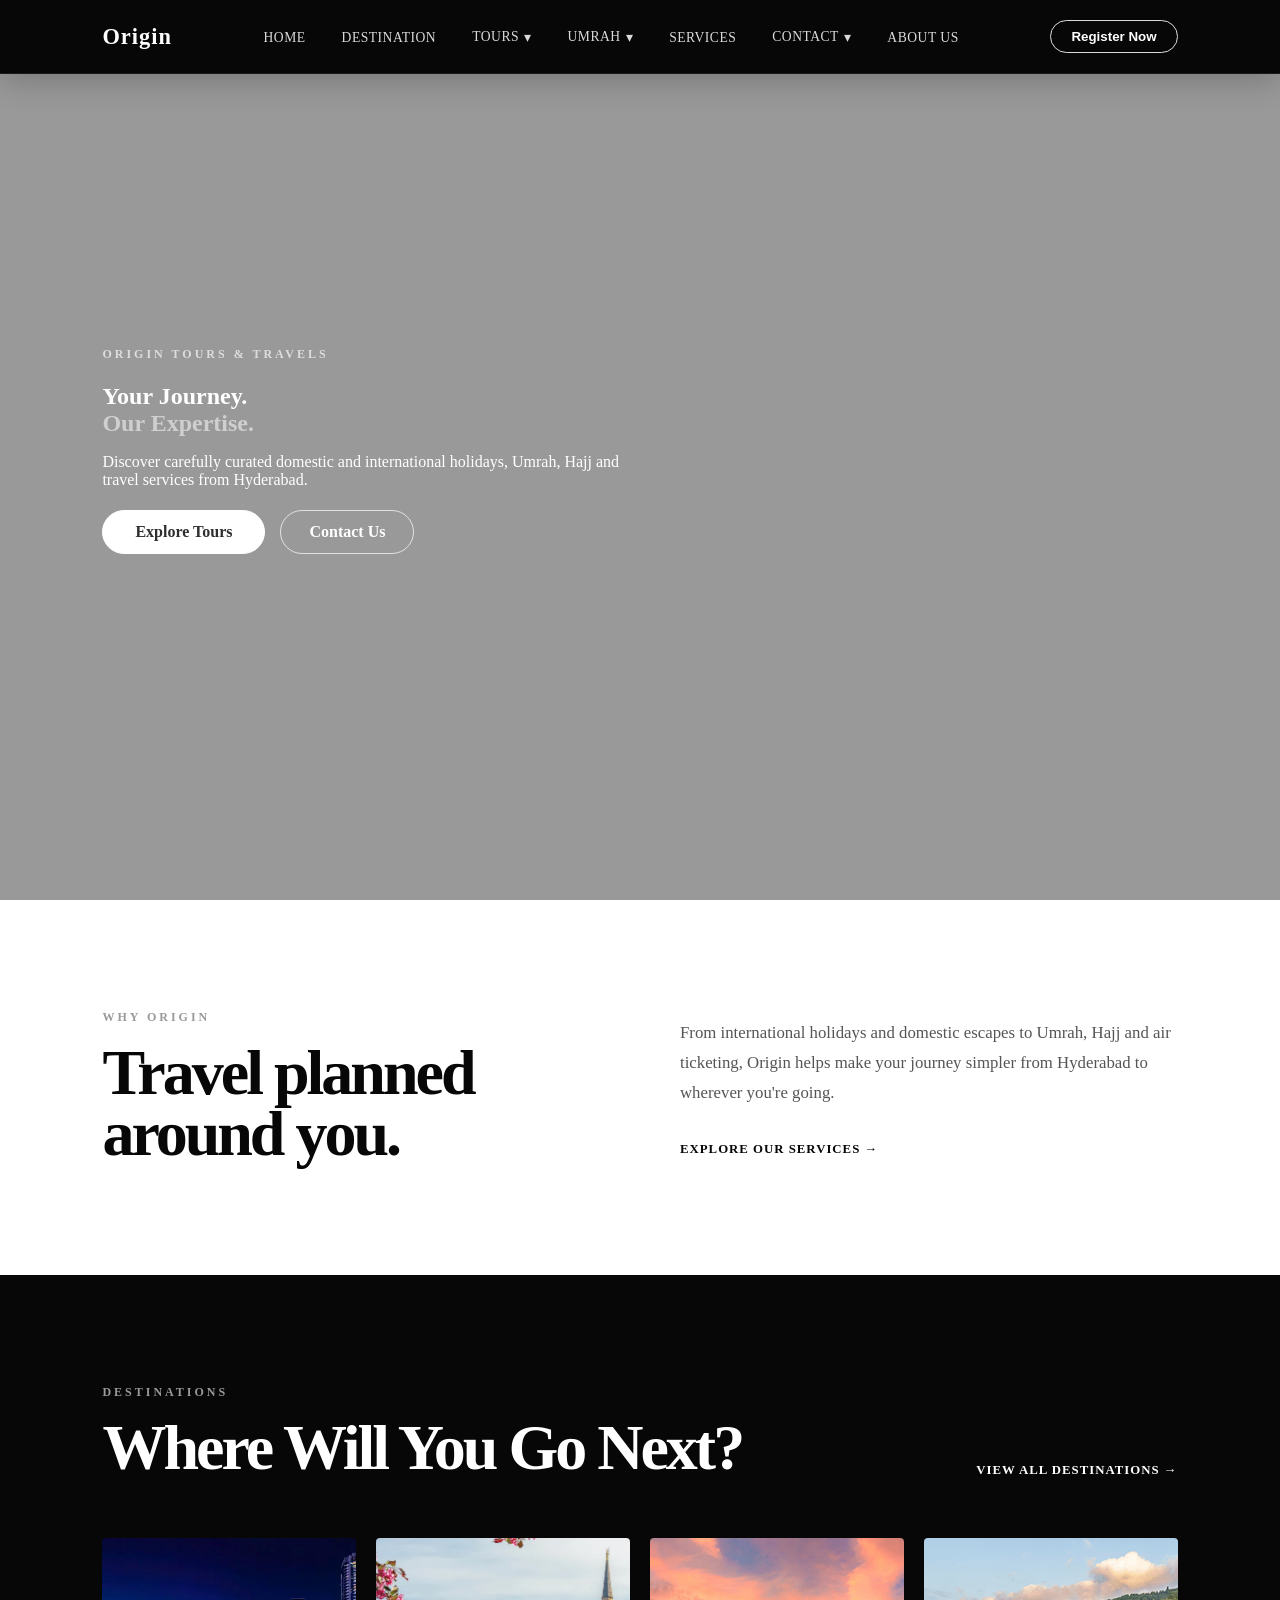
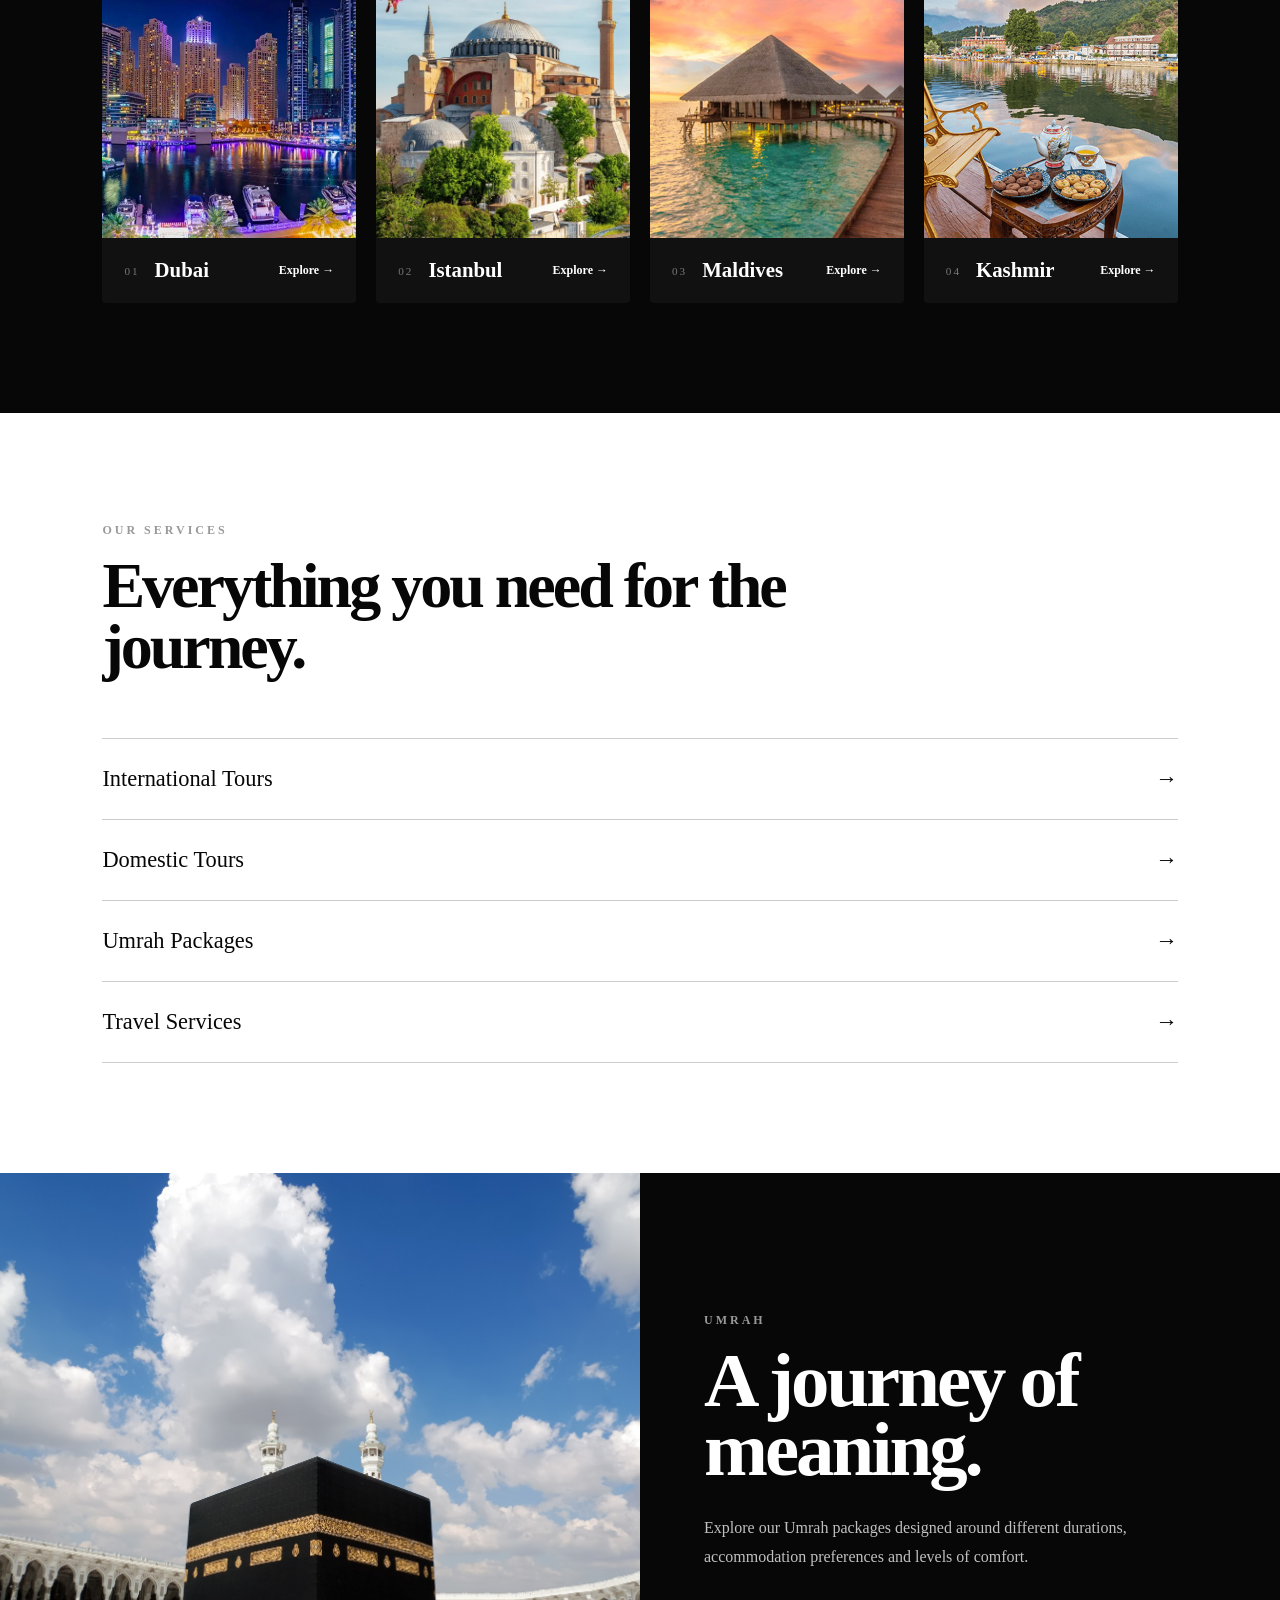
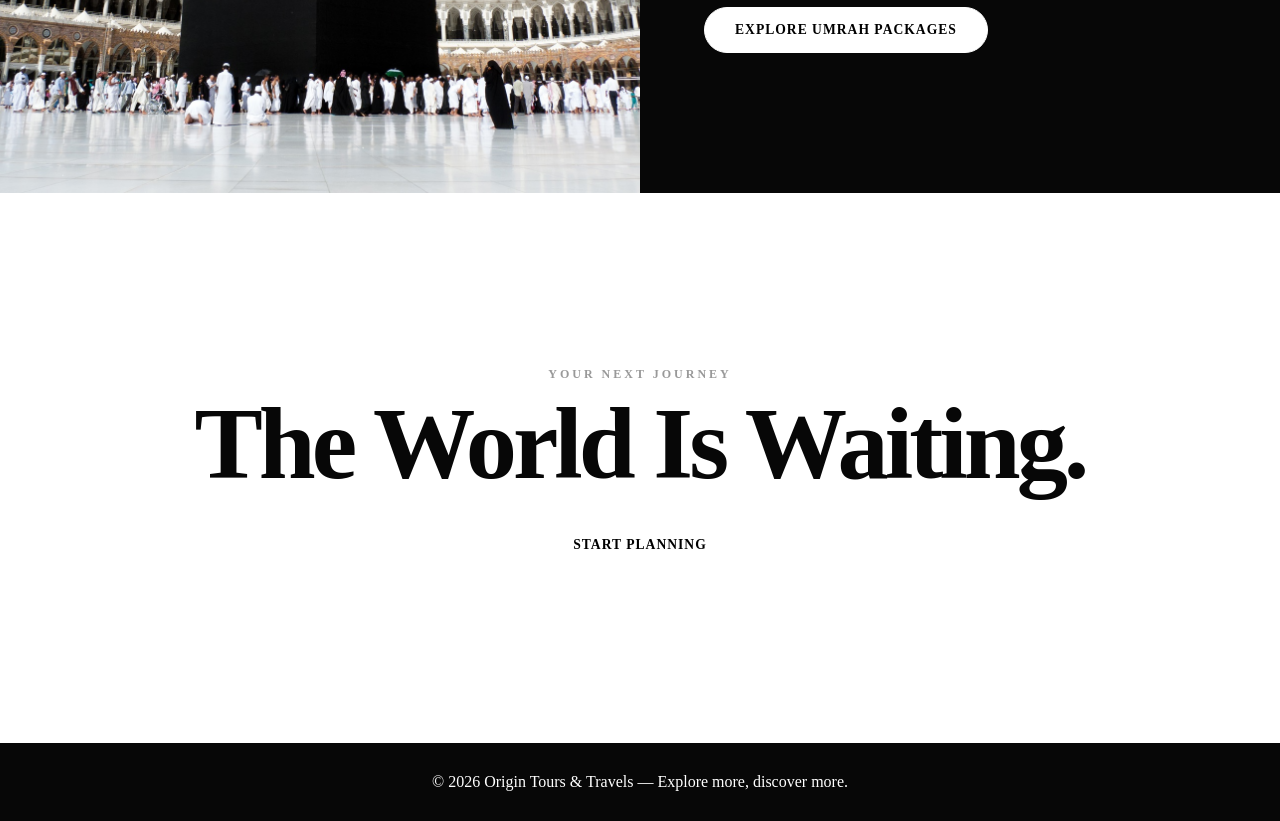
<file: Index.html>
<!DOCTYPE html>
<html lang="en">

<head>
    <meta charset="UTF-8">
    <meta name="viewport" content="width=device-width, initial-scale=1.0">

    <title>Origin Tours and Travels</title>

    <link rel="stylesheet" href="style.css">

    <style>
        @import url('https://fonts.googleapis.com/css2?family=Montserrat:ital,wght@1,200&display=swap');

        /* ========================================================
           HOMEPAGE — HERO
        ======================================================== */
  * {
    -webkit-user-drag: none;
    }
        .video-container {
            position: relative;
            width: 100%;
            height: 100vh;
            overflow: hidden;
            display: flex;
            justify-content: flex-start;
            align-items: center;
            padding-left: 8%;
        }

        .bg-video {
            position: absolute;
            top: 0;
            left: 0;
            width: 100%;
            height: 100%;
            object-fit: cover;
            z-index: 1;
        }

        .overlay {
            position: absolute;
            top: 0;
            left: 0;
            width: 100%;
            height: 100%;
            background: rgba(0, 0, 0, 0.4);
            z-index: 2;
        }

        .hero-content {
            position: relative;
            z-index: 3;
            color: #ffffff;
            text-align: left;
            max-width: 550px;
            display: flex;
            flex-direction: column;
            align-items: flex-start;
            gap: 16px;
            user-select: none;
        }

        .home-label {
            margin-bottom: 5px;
            font-size: 0.75rem;
            font-weight: 700;
            letter-spacing: 3px;
            text-transform: uppercase;
            color: #dddddd;
        }

        .hero-content h1 span {
            display: block;
            color: #cfcfcf;
        }

        .hero-actions {
            display: flex;
            align-items: center;
            gap: 15px;
            margin-top: 5px;
        }

        .hero-btn {
            display: inline-block;
            background-color: #ffffff;
            color: #060606d6;
            border: 1px solid #ffffff;
            padding: 12px 32px;
            border-radius: 30px;
            font-size: 1rem;
            font-weight: 700;
            text-decoration: none;
            cursor: pointer;
            user-select: none;
            transition:
                background-color 0.25s ease,
                color 0.25s ease,
                border-color 0.25s ease,
                transform 0.25s ease,
                box-shadow 0.25s ease;
        }

        .hero-btn:hover {
            background-color: transparent;
            color: #ffffff;
            border-color: rgba(255, 255, 255, 0.8);
            transform: translateY(-2px);
            box-shadow: 0 8px 20px rgba(0, 0, 0, 0.25);
        }

        .hero-secondary-btn {
            display: inline-block;
            padding: 12px 28px;
            border: 1px solid rgba(255, 255, 255, 0.7);
            border-radius: 30px;
            background-color: transparent;
            color: #ffffff;
            text-decoration: none;
            font-size: 1rem;
            font-weight: 600;
            transition:
                background-color 0.25s ease,
                color 0.25s ease,
                border-color 0.25s ease,
                transform 0.25s ease,
                box-shadow 0.25s ease;
        }

        .hero-secondary-btn:hover {
            background-color: #ffffff;
            color: #000000;
            border-color: #ffffff;
            transform: translateY(-2px);
            box-shadow: 0 8px 20px rgba(0, 0, 0, 0.25);
        }

        #Getstarted {
            margin-top: 0.8px;
        }


        /* ========================================================
           HOMEPAGE — INTRO
        ======================================================== */

        .home-intro {
            display: grid;
            grid-template-columns: 1fr 1fr;
            gap: 80px;
            padding: 110px 8%;
            background-color: #ffffff;
            color: #070707;
            align-items: center;
        }

        .home-intro-heading {
            max-width: 650px;
        }

        .home-intro-heading h2 {
            font-size: clamp(2.8rem, 5vw, 5rem);
            line-height: 0.95;
            letter-spacing: -3px;
        }

        .home-intro-content {
            max-width: 550px;
        }

        .home-intro-content p {
            margin-bottom: 30px;
            color: #555555;
            line-height: 1.8;
            font-size: 1.05rem;
        }

        .home-text-link {
            display: inline-block;
            color: inherit;
            text-decoration: none;
            font-size: 0.8rem;
            font-weight: 700;
            letter-spacing: 1px;
            text-transform: uppercase;
        }

        .home-text-link:hover {
            text-decoration: underline;
        }


        /* ========================================================
           HOMEPAGE — DESTINATIONS
        ======================================================== */

        .home-destinations {
            padding: 110px 8%;
            background-color: #070707;
            color: #ffffff;
        }

        .home-section-heading {
            display: flex;
            justify-content: space-between;
            align-items: flex-end;
            gap: 40px;
            margin-bottom: 60px;
        }

        .home-section-heading h2 {
            max-width: 700px;
            font-size: clamp(2.8rem, 5vw, 5rem);
            line-height: 0.95;
            letter-spacing: -3px;
        }

        .home-section-heading .home-text-link {
            color: #ffffff;
            white-space: nowrap;
        }

        .home-destination-grid {
            display: grid;
            grid-template-columns: repeat(4, 1fr);
            gap: 20px;
        }

        .home-destination-card {
            background-color: #111111;
            overflow: hidden;
            border-radius: 4px;
            transition: transform 0.3s ease;
        }

        .home-destination-card:hover {
            transform: translateY(-8px);
        }

        .home-destination-image {
            width: 100%;
            height: 300px;
            overflow: hidden;
        }

        .home-destination-image img {
            width: 100%;
            height: 100%;
            display: block;
            object-fit: cover;
            transition: transform 0.5s ease;
        }

        .home-destination-card:hover .home-destination-image img {
            transform: scale(1.06);
        }

        .home-destination-content {
            padding: 22px;
            display: grid;
            grid-template-columns: auto 1fr auto;
            align-items: center;
            gap: 15px;
        }

        .home-destination-content span {
            color: #777777;
            font-size: 0.7rem;
            letter-spacing: 2px;
        }

        .home-destination-content h3 {
            font-size: 1.3rem;
            line-height: 1;
        }

        .home-destination-content a {
            color: #ffffff;
            text-decoration: none;
            font-size: 0.75rem;
            font-weight: 700;
        }

        .home-destination-content a:hover {
            text-decoration: underline;
        }


        /* ========================================================
           HOMEPAGE — SERVICES
        ======================================================== */

        .home-services {
            padding: 110px 8%;
            background-color: #ffffff;
            color: #070707;
        }

        .home-services-heading {
            max-width: 750px;
            margin-bottom: 60px;
        }

        .home-services-heading h2 {
            font-size: clamp(2.8rem, 5vw, 5rem);
            line-height: 0.95;
            letter-spacing: -3px;
        }

        .home-services-list {
            border-top: 1px solid #cccccc;
        }

        .home-service-item {
            display: flex;
            justify-content: space-between;
            align-items: center;
            padding: 27px 0;
            border-bottom: 1px solid #cccccc;
            color: #070707;
            text-decoration: none;
            font-size: 1.4rem;
            transition: padding-left 0.2s ease;
        }

        .home-service-item:hover {
            padding-left: 10px;
        }


        /* ========================================================
           HOMEPAGE — UMRAH
        ======================================================== */

        .home-umrah {
            display: grid;
            grid-template-columns: 1fr 1fr;
            min-height: 620px;
            background-color: #070707;
            color: #ffffff;
        }

        .home-umrah-image {
            min-height: 620px;
        }

        .home-umrah-image img {
            width: 100%;
            height: 100%;
            display: block;
            object-fit: cover;
        }

        .home-umrah-content {
            padding: 90px 10%;
            display: flex;
            flex-direction: column;
            justify-content: center;
            align-items: flex-start;
        }

        .home-umrah-content h2 {
            max-width: 600px;
            margin-bottom: 30px;
            font-size: clamp(3rem, 6vw, 6rem);
            line-height: 0.9;
            letter-spacing: -3px;
        }

        .home-umrah-content p:not(.section-label) {
            max-width: 500px;
            margin-bottom: 35px;
            color: #c0c0c0;
            line-height: 1.8;
        }


        /* ========================================================
           HOMEPAGE — CTA
        ======================================================== */

        .home-cta {
            min-height: 550px;
            padding: 100px 8%;
            background-color: #ffffff;
            color: #070707;
            display: flex;
            flex-direction: column;
            align-items: center;
            justify-content: center;
            text-align: center;
        }

        .home-cta h2 {
            max-width: 900px;
            margin-bottom: 35px;
            font-size: clamp(4rem, 8vw, 8rem);
            line-height: 0.85;
            letter-spacing: -4px;
        }


        /* ========================================================
           HOMEPAGE — RESPONSIVE
        ======================================================== */

        @media (max-width: 1100px) {

            .home-destination-grid {
                grid-template-columns: repeat(2, 1fr);
            }

        }

        @media (max-width: 900px) {

            .home-intro {
                grid-template-columns: 1fr;
                gap: 40px;
            }

            .home-umrah {
                grid-template-columns: 1fr;
            }

            .home-umrah-image {
                min-height: 450px;
            }

        }

        @media (max-width: 700px) {

            .hero-actions {
                flex-wrap: wrap;
            }

            .video-container {
                padding-left: 6%;
            }

            .hero-content {
                max-width: 90%;
            }

            .hero-content h1 {
                font-size: 1.8rem;
            }

            .home-intro {
                padding: 80px 6%;
            }

            .home-destinations {
                padding: 80px 6%;
            }

            .home-section-heading {
                flex-direction: column;
                align-items: flex-start;
                margin-bottom: 45px;
            }

            .home-destination-grid {
                grid-template-columns: 1fr;
            }

            .home-destination-image {
                height: 260px;
            }

            .home-services {
                padding: 80px 6%;
            }

            .home-service-item {
                font-size: 1.1rem;
            }

            .home-umrah-image {
                min-height: 350px;
            }

            .home-umrah-content {
                padding: 70px 6%;
            }

            .home-cta {
                min-height: 400px;
                padding: 80px 6%;
            }

        }
    </style>
</head>


<script>
    document.addEventListener("dragstart", function (event) {
        event.preventDefault();
    });
</script>


<body>

    <!-- ========================================================
         VIDEO HERO
    ========================================================= -->

    <section class="video-container">

        <!-- NAVBAR -->

        <header class="navbar">

            <div class="logo">
                Origin
            </div>

            <nav class="nav-links">

                <!-- HOME -->

                <div class="nav-item">
                    <a href="index.html" class="nav-link">
                        Home
                    </a>
                </div>

                <!-- DESTINATION -->

                <div class="nav-item">
                    <a href="Destination.html" class="nav-link">
                        Destination
                    </a>
                </div>

                <!-- TOURS -->

                <div class="nav-item has-dropdown">

                    <a href="tours.html" class="nav-link">
                        Tours
                    </a>

                    <div class="dropdown">

                        <a href="Internationaltours.html">
                            International Tours
                        </a>

                        <a href="Domestictours.html">
                            Domestic Tours
                        </a>

                    </div>

                </div>

                <!-- UMRAH -->

                <div class="nav-item has-dropdown">

                    <a href="Umrah.html" class="nav-link">
                        Umrah
                    </a>

                    <div class="dropdown">

                        <a href="Umrah.html">
                            Economy Umrah
                        </a>

                        <a href="Umrah.html">
                            VIP Umrah
                        </a>

                    </div>

                </div>

                <!-- SERVICES -->

                <div class="nav-item">

                    <a href="services.html" class="nav-link">
                        Services
                    </a>

                </div>

                <!-- CONTACT -->

                <div class="nav-item has-dropdown">

                    <a href="contact.html" class="nav-link">
                        Contact
                    </a>

                    <div class="dropdown">

                        <a href="contact.html">
                            Contact Page
                        </a>

                        <a href="mailto:Originsoftware@gmail.com">
                            Email
                        </a>

                        <a
                            href="https://www.instagram.com/originsoftwares"
                            target="_blank"
                        >
                            Instagram
                        </a>

                    </div>

                </div>

                <!-- ABOUT -->

                <div class="nav-item">

                    <a href="about.html" class="nav-link">
                        About Us
                    </a>

                </div>

            </nav>

            <!-- REGISTER -->

            <button class="nav-btn">
                Register Now
            </button>

        </header>


        <!-- BACKGROUND VIDEO -->

        <video
            autoplay
            loop
            muted
            playsinline
            class="bg-video"
        >
            <source
                src="New folder/15650-265858375_medium.mp4"
                type="video/mp4"
            >
        </video>


        <!-- VIDEO OVERLAY -->

        <div class="overlay"></div>


        <!-- HERO CONTENT -->

        <div class="hero-content">

            <p class="home-label">
                ORIGIN TOURS &amp; TRAVELS
            </p>

            <h1>
                Your Journey.
                <span>Our Expertise.</span>
            </h1>

            <p>
                Discover carefully curated domestic and international
                holidays, Umrah, Hajj and travel services from Hyderabad.
            </p>

            <div class="hero-actions">

                <a
                    href="tours.html"
                    class="hero-btn"
                >
                    Explore Tours
                </a>

                <a
                    href="contact.html"
                    class="hero-secondary-btn"
                >
                    Contact Us
                </a>

            </div>

        </div>

    </section>


    <!-- ========================================================
         HOME INTRO
    ========================================================= -->

    <section class="home-intro">

        <div class="home-intro-heading">

            <p class="section-label">
                WHY ORIGIN
            </p>

            <h2>
                Travel planned
                around you.
            </h2>

        </div>

        <div class="home-intro-content">

            <p>
                From international holidays and domestic escapes to
                Umrah, Hajj and air ticketing, Origin helps make your
                journey simpler from Hyderabad to wherever you're going.
            </p>

            <a
                href="services.html"
                class="home-text-link"
            >
                Explore Our Services &rarr;
            </a>

        </div>

    </section>


    <!-- ========================================================
         DESTINATIONS
    ========================================================= -->

    <section class="home-destinations">

        <div class="home-section-heading">

            <div>

                <p class="section-label">
                    DESTINATIONS
                </p>

                <h2>
                    Where Will You
                    Go Next?
                </h2>

            </div>

            <a
                href="Destination.html"
                class="home-text-link"
            >
                View All Destinations &rarr;
            </a>

        </div>


        <div class="home-destination-grid">

            <!-- DUBAI -->

            <article class="home-destination-card">

                <div class="home-destination-image">

                    <img
                        src="New folder/Dubai.jpg"
                        alt="Dubai"
                    >

                </div>

                <div class="home-destination-content">

                    <span>
                        01
                    </span>

                    <h3>
                        Dubai
                    </h3>

                    <a href="Internationaltours.html">
                        Explore &rarr;
                    </a>

                </div>

            </article>


            <!-- ISTANBUL -->

            <article class="home-destination-card">

                <div class="home-destination-image">

                    <img
                        src="New folder/attractions-in-istanbul.png"
                        alt="Istanbul"
                    >

                </div>

                <div class="home-destination-content">

                    <span>
                        02
                    </span>

                    <h3>
                        Istanbul
                    </h3>

                    <a href="Internationaltours.html">
                        Explore &rarr;
                    </a>

                </div>

            </article>


            <!-- MALDIVES -->

            <article class="home-destination-card">

                <div class="home-destination-image">

                    <img
                        src="New folder/banner_themaldives_01.jpg"
                        alt="Maldives"
                    >

                </div>

                <div class="home-destination-content">

                    <span>
                        03
                    </span>

                    <h3>
                        Maldives
                    </h3>

                    <a href="Internationaltours.html">
                        Explore &rarr;
                    </a>

                </div>

            </article>


            <!-- KASHMIR -->

            <article class="home-destination-card">

                <div class="home-destination-image">

                    <img
                        src="New folder/kashmir.png"
                        alt="Kashmir"
                    >

                </div>

                <div class="home-destination-content">

                    <span>
                        04
                    </span>

                    <h3>
                        Kashmir
                    </h3>

                    <a href="Domestictours.html">
                        Explore &rarr;
                    </a>

                </div>

            </article>

        </div>

    </section>


    <!-- ========================================================
         SERVICES
    ========================================================= -->

    <section class="home-services">

        <div class="home-services-heading">

            <p class="section-label">
                OUR SERVICES
            </p>

            <h2>
                Everything you need
                for the journey.
            </h2>

        </div>

        <div class="home-services-list">

            <a
                href="Internationaltours.html"
                class="home-service-item"
            >
                <span>
                    International Tours
                </span>

                <span>
                    &rarr;
                </span>
            </a>

            <a
                href="Domestictours.html"
                class="home-service-item"
            >
                <span>
                    Domestic Tours
                </span>

                <span>
                    &rarr;
                </span>
            </a>

            <a
                href="Umrah.html"
                class="home-service-item"
            >
                <span>
                    Umrah Packages
                </span>

                <span>
                    &rarr;
                </span>
            </a>

            <a
                href="services.html"
                class="home-service-item"
            >
                <span>
                    Travel Services
                </span>

                <span>
                    &rarr;
                </span>
            </a>

        </div>

    </section>


    <!-- ========================================================
         UMRAH FEATURE
    ========================================================= -->

    <section class="home-umrah">

        <div class="home-umrah-image">

            <img
                src="New folder/umrah1.jpg"
                alt="Makkah"
            >

        </div>

        <div class="home-umrah-content">

            <p class="section-label">
                UMRAH
            </p>

            <h2>
                A journey
                of meaning.
            </h2>

            <p>
                Explore our Umrah packages designed around
                different durations, accommodation preferences
                and levels of comfort.
            </p>

            <a
                href="Umrah.html"
                class="home-btn"
            >
                Explore Umrah Packages
            </a>

        </div>

    </section>


    <!-- ========================================================
         FINAL CTA
    ========================================================= -->

    <section class="home-cta">

        <p class="section-label">
            YOUR NEXT JOURNEY
        </p>

        <h2>
            The World
            Is Waiting.
        </h2>

        <a
            href="contact.html"
            class="home-btn"
        >
            Start Planning
        </a>

    </section>


    <!-- ========================================================
         FOOTER
    ========================================================= -->

    <footer class="hero-footer">

        <p>
            &copy; 2026 Origin Tours &amp; Travels
            &mdash;
            Explore more, discover more.
        </p>

    </footer>

</body>

</html>
</file>
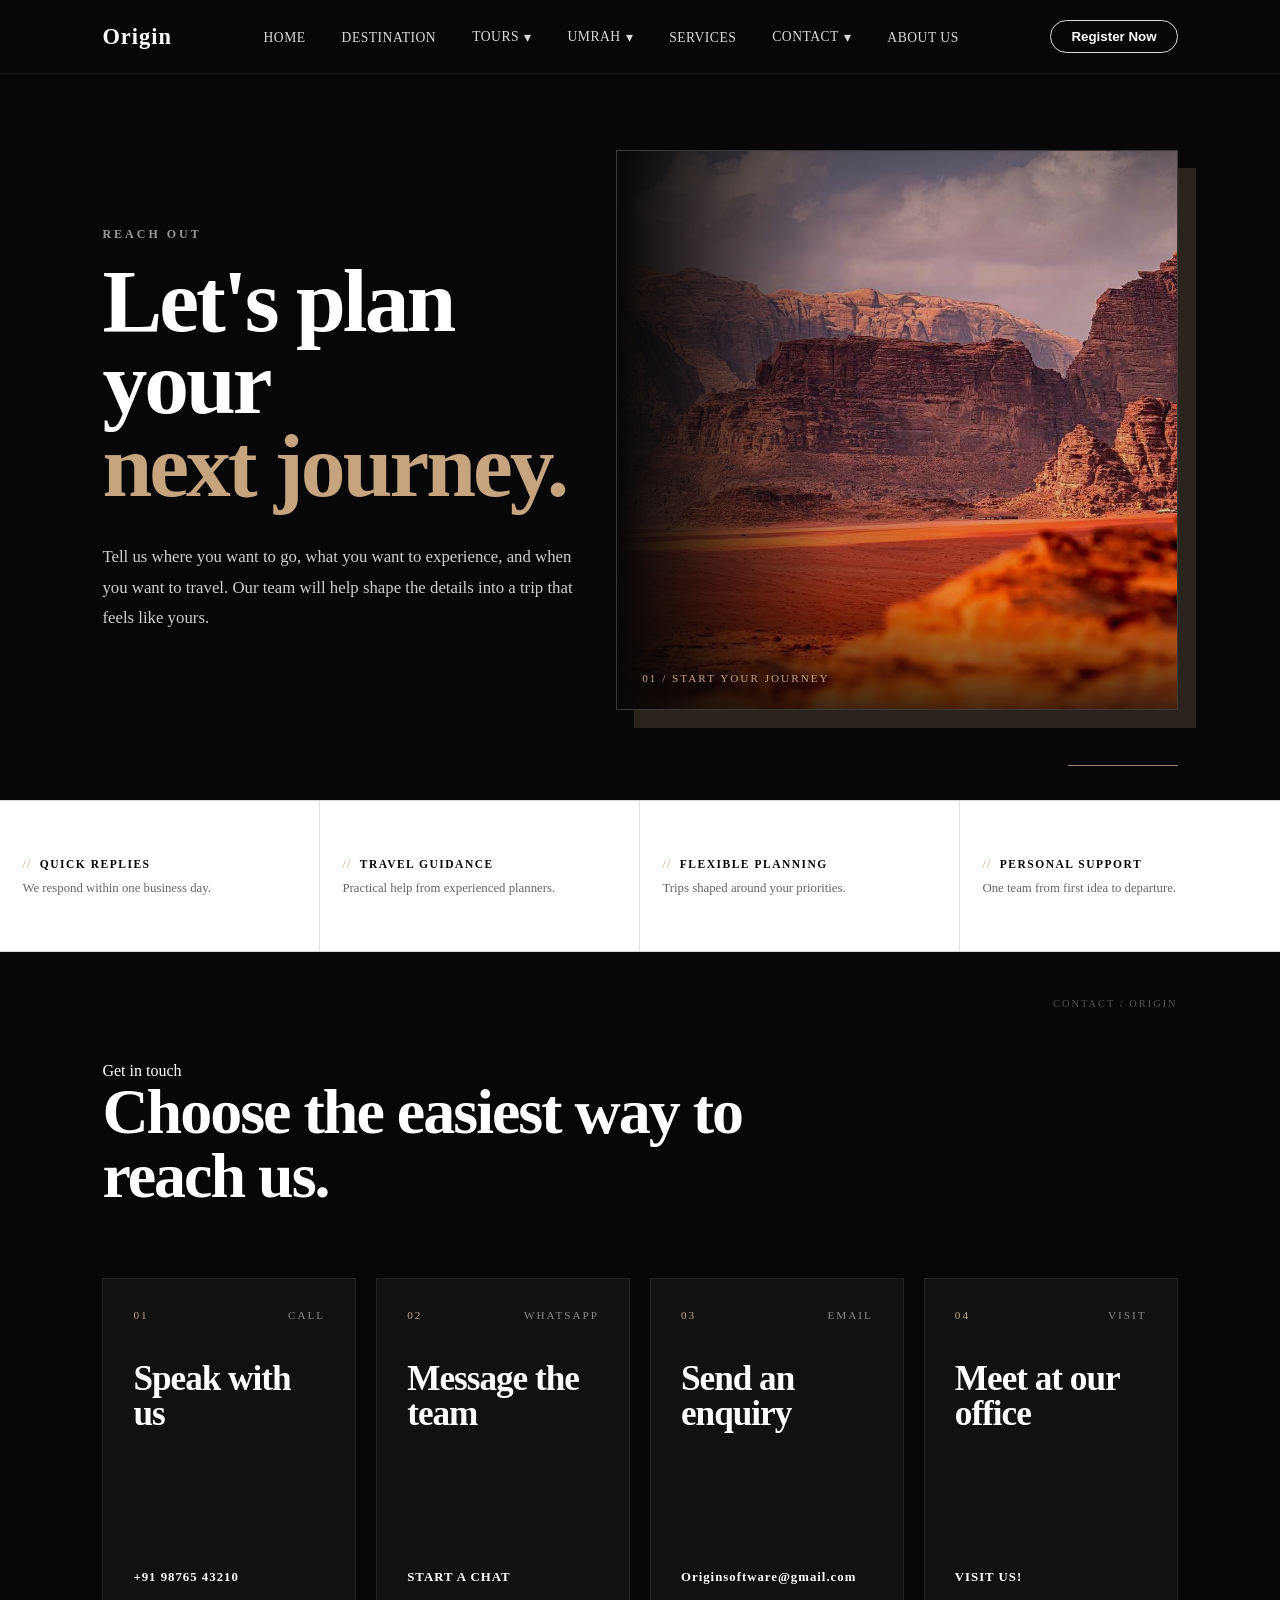
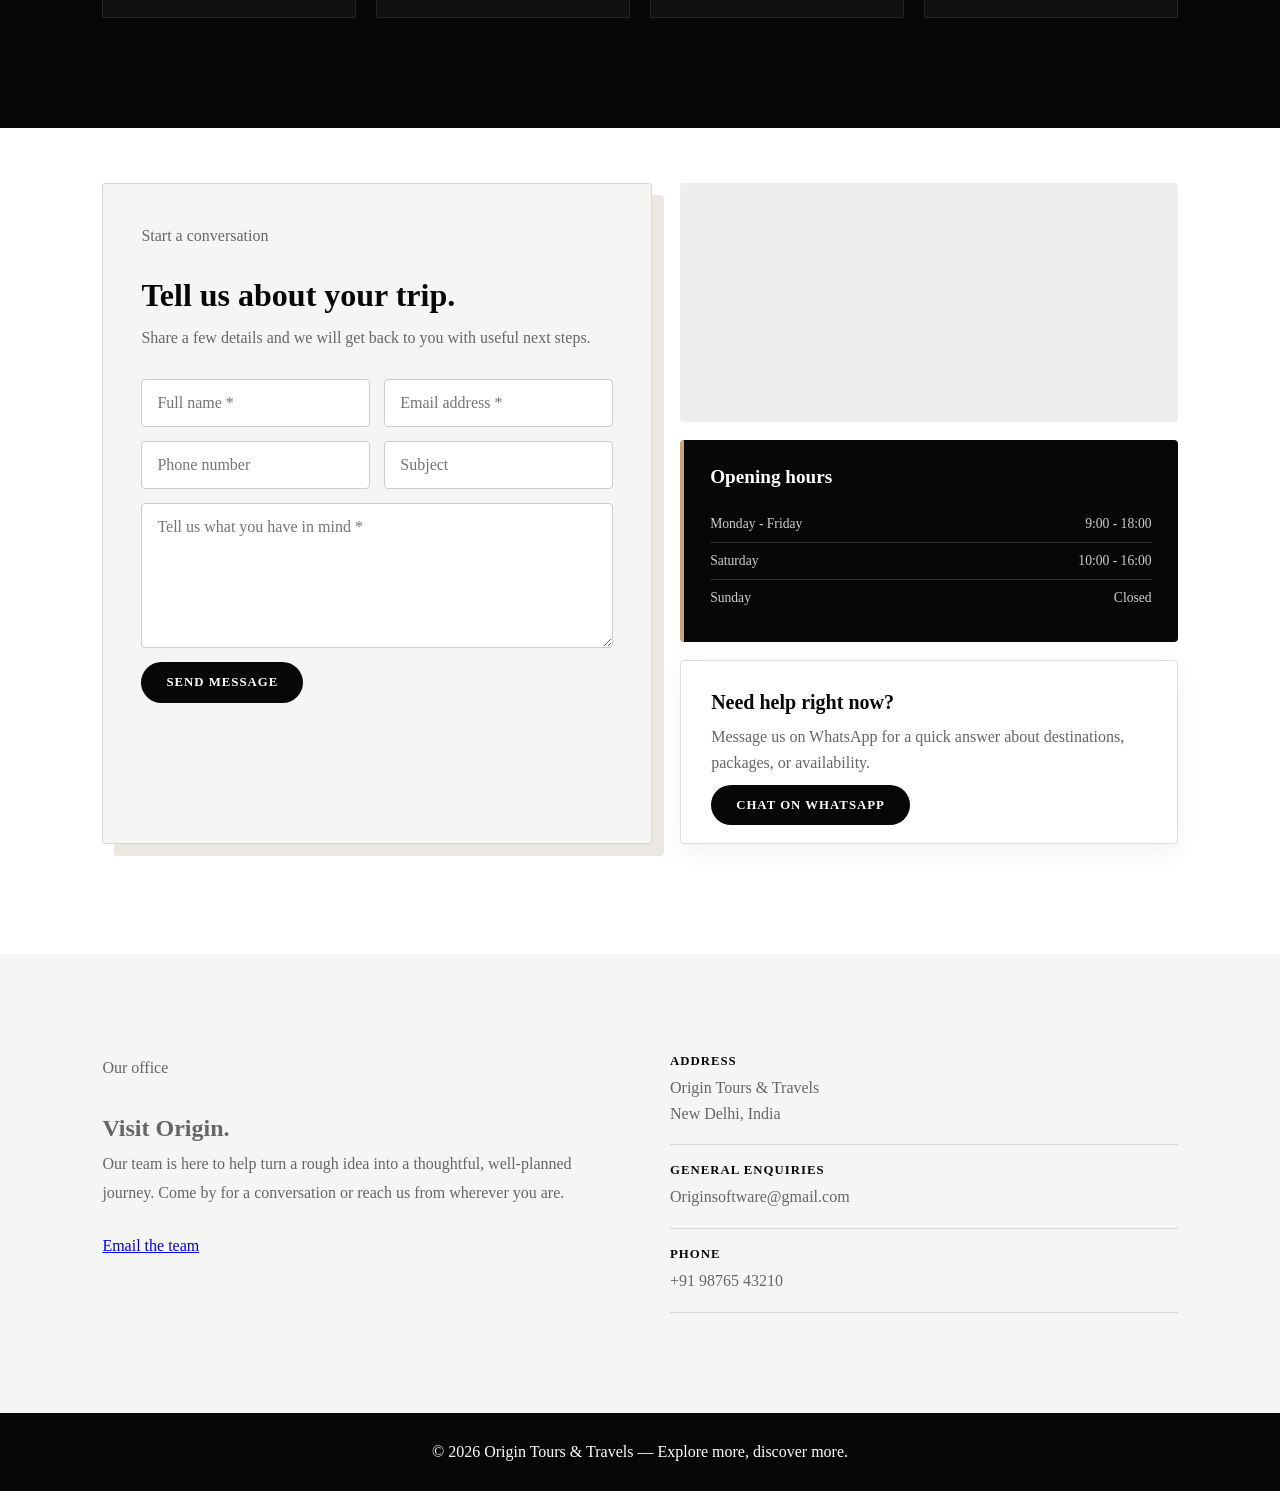
<file: contact.html>
<!DOCTYPE html>
<html lang="en" style="background:#070707;">

<head>
    <meta charset="UTF-8">
    <meta name="viewport" content="width=device-width, initial-scale=1.0">

    <title>Origin — Contact</title>

    <link rel="stylesheet" href="style.css">

    <style>
        @import url('https://fonts.googleapis.com/css2?family=Montserrat:ital,wght@1,200&display=swap');
        * {
            -webkit-user-drag: none;
        }
        :root {
            --contact-sand: #c5a47e;
            --contact-line: rgba(7, 7, 7, 0.12);
        }

        /* HERO */

        .contact-hero {
            position: relative;
            min-height: 75vh;
            padding: 150px 8% 90px;

            display: grid;
            grid-template-columns: 45% 55%;
            align-items: center;

            background: #070707;
            color: #ffffff;

            overflow: hidden;
        }

        .contact-hero::after {
            content: "";
            position: absolute;
            right: 8%;
            bottom: 34px;
            width: 110px;
            height: 1px;
            background: var(--contact-sand);
            opacity: 0.8;
        }

        .contact-hero-content {
            position: relative;
            z-index: 2;
            max-width: 800px;
        }

        .contact-hero h1 {
            max-width: 800px;
            font-size: clamp(3.2rem, 7vw, 6.5rem);
            line-height: 0.92;
            font-weight: 700;
            letter-spacing: -3px;
        }

        .contact-hero h1 span {
            display: block;
            color: var(--contact-sand);
        }

        .contact-hero-copy {
            max-width: 620px;
            margin-top: 35px;
            color: #cfcfcf;
            font-size: 1.05rem;
            line-height: 1.8;
        }

        /* HERO IMAGE */

        .contact-hero-visual {
            position: relative;
            height: 560px;
            margin-left: 30px;
            overflow: hidden;
            align-self: center;

            border: 1px solid rgba(255, 255, 255, 0.2);

            box-shadow:
                18px 18px 0 rgba(197, 164, 126, 0.18);
        }

        .contact-hero-visual img {
            width: 100%;
            height: 100%;
            display: block;
            object-fit: cover;
            object-position: center;
            opacity: 0.9;
        }

        .contact-hero-visual::after {
            content: "";
            position: absolute;
            inset: 0;

            background: linear-gradient(
                to right,
                #070707 0%,
                rgba(7, 7, 7, 0.75) 12%,
                rgba(7, 7, 7, 0.15) 38%,
                transparent 60%
            );
        }

        .contact-hero-visual::before {
            content: "";
            position: absolute;
            inset: 0;
            z-index: 1;

            background: linear-gradient(
                to bottom,
                rgba(7, 7, 7, 0.35),
                transparent 20%,
                transparent 80%,
                rgba(7, 7, 7, 0.7)
            );
        }

        .contact-image-caption {
            position: absolute;
            z-index: 2;
            right: 25px;
            bottom: 25px;
            left: 25px;

            display: flex;
            justify-content: space-between;
            align-items: center;

            color: var(--contact-sand);

            font-size: 0.7rem;
            letter-spacing: 2px;
            text-transform: uppercase;
        }

        /* BENEFITS */

        .contact-benefits {
            position: relative;
            display: grid;
            grid-template-columns: repeat(4, minmax(0, 1fr));

            background: #f5f5f3;
            color: #070707;

            border-top: 1px solid var(--contact-line);
            border-bottom: 1px solid var(--contact-line);
        }

        .contact-benefit {
            position: relative;
            min-height: 150px;
            padding: 30px 7% 26px;

            display: flex;
            flex-direction: column;
            justify-content: center;

            background: #ffffff;
            border-right: 1px solid var(--contact-line);

            transition:
                background-color 0.25s ease,
                transform 0.25s ease;
        }

        .contact-benefit:hover {
            background: #faf8f4;
            transform: translateY(-4px);
        }

        .contact-benefit:last-child {
            border-right: none;
        }

        .contact-benefit strong {
            display: block;
            margin-bottom: 8px;

            color: #070707;

            font-size: 0.72rem;
            font-weight: 700;
            letter-spacing: 1.5px;
            text-transform: uppercase;
        }

        .contact-benefit strong::before {
            content: "//";
            margin-right: 8px;
            color: var(--contact-sand);
            font-weight: 400;
        }

        .contact-benefit span {
            color: #666666;
            font-size: 0.8rem;
            line-height: 1.6;
        }

        /* METHODS */

        .contact-methods {
            position: relative;
            padding: 110px 8%;

            background: #070707;
            color: #ffffff;

            overflow: hidden;
        }

        .contact-methods::before {
            content: "CONTACT / ORIGIN";

            position: absolute;
            top: 46px;
            right: 8%;

            color: #555555;

            font-size: 0.65rem;
            letter-spacing: 2px;
        }

        .contact-methods-heading {
            max-width: 700px;
            margin-bottom: 70px;
        }

        .contact-methods-heading h2 {
            font-size: clamp(2.5rem, 5vw, 4.5rem);
            line-height: 1;
            letter-spacing: -2px;
        }

        .contact-methods-grid {
            display: grid;
            grid-template-columns: repeat(4, 1fr);
            gap: 20px;
        }

        .contact-method {
            min-height: 340px;
            padding: 30px;

            background-color: #111111;
            border: 1px solid #242424;

            display: flex;
            flex-direction: column;
            justify-content: space-between;

            transition:
                transform 0.3s ease,
                background-color 0.3s ease,
                border-color 0.3s ease;

            box-shadow:
                inset 0 3px 0 transparent;
        }

        .contact-method-top {
            display: flex;
            justify-content: space-between;
            align-items: center;
            margin-bottom: 40px;
        }

        .contact-method-number,
        .contact-method-type {
            font-size: 0.7rem;
            letter-spacing: 2px;
            color: #888888;
        }

        .contact-method-number {
            color: var(--contact-sand);
        }

        .contact-method-content {
            flex: 1;
            display: flex;
            flex-direction: column;
        }

        .contact-method-content a {
            margin-top: auto;
        }

        #email-method a {
            display: inline-block;
            color: #ffffff;
            text-decoration: none;
            font-size: 0.8rem;
            font-weight: 700;
            letter-spacing: 1px;
            text-transform: none;
        }

        #email-method a:hover {
            text-decoration: underline;
        }

        .contact-method:hover {
            transform: translateY(-8px);
            background-color: #181818;
            border-color: #444444;

            box-shadow:
                inset 0 3px 0 var(--contact-sand);
        }

        .contact-method h3 {
            margin-bottom: 18px;
            font-size: 2.2rem;
            line-height: 1;
            letter-spacing: -1px;
        }

        .contact-method a,
        .contact-method p {
            color: #cfcfcf;
            font-size: 0.88rem;
            line-height: 1.6;
            text-decoration: none;
        }

        .contact-method a {
            display: inline-block;
            color: #ffffff;
            font-size: 0.8rem;
            font-weight: 700;
            letter-spacing: 1px;
            text-transform: uppercase;
        }

        .contact-method a:hover {
            text-decoration: underline;
        }

        /* WORKSPACE */

        .contact-workspace {
            display: grid;
            grid-template-columns: 1.05fr 0.95fr;
            gap: 28px;

            padding: 55px 8% 110px;
            background: #ffffff;
        }

        .contact-form-panel {
            padding: 38px;
            background: #f5f5f3;

            border-radius: 4px;
            border: 1px solid var(--contact-line);

            box-shadow:
                12px 12px 0 #ebe8e1;
        }

        .contact-form-panel h2 {
            margin-bottom: 10px;
            font-size: 2rem;
        }

        .contact-form-panel > p {
            margin-bottom: 28px;
            color: #666666;
            line-height: 1.7;
        }

        .contact-form {
            display: grid;
            grid-template-columns: 1fr 1fr;
            gap: 14px;
        }

        .contact-form textarea,
        .contact-form input {
            width: 100%;
            padding: 14px 15px;

            border: 1px solid #cccccc;
            border-radius: 4px;

            background: #ffffff;
            color: #111111;

            font: inherit;

            transition:
                border-color 0.2s ease,
                box-shadow 0.2s ease;
        }

        .contact-form textarea:focus,
        .contact-form input:focus {
            outline: none;
            border-color: var(--contact-sand);

            box-shadow:
                0 0 0 3px rgba(197, 164, 126, 0.18);
        }

        .contact-form textarea {
            min-height: 145px;
            grid-column: 1 / -1;
            resize: vertical;
        }

        .contact-form button,
        .contact-help a {
            width: fit-content;
            padding: 13px 25px;

            border: 0;
            border-radius: 30px;

            background: #070707;
            color: #ffffff;

            font: inherit;
            font-size: 0.8rem;
            font-weight: 700;
            letter-spacing: 1px;
            text-transform: uppercase;

            cursor: pointer;
            text-decoration: none;

            transition:
                background-color 0.2s ease,
                color 0.2s ease,
                transform 0.2s ease;
        }

        .contact-form button:hover,
        .contact-help a:hover {
            transform: translateY(-2px);
            background: var(--contact-sand);
            color: #070707;
        }

        .contact-side {
            display: grid;
            gap: 18px;
        }

        .contact-map {
            min-height: 235px;
            overflow: hidden;
            border-radius: 4px;
            background: #eeeeee;
        }

        .contact-map iframe {
            width: 100%;
            height: 100%;
            min-height: 235px;
            border: 0;
        }

        .contact-hours {
            padding: 26px;

            background: #070707;
            color: #ffffff;

            border-radius: 4px;
            border-left: 4px solid var(--contact-sand);
        }

        .contact-hours h3 {
            margin-bottom: 18px;
            font-size: 1.2rem;
        }

        .contact-hours p {
            display: flex;
            justify-content: space-between;
            gap: 20px;

            padding: 10px 0;

            border-bottom: 1px solid rgba(255, 255, 255, 0.15);

            color: #cfcfcf;
            font-size: 0.85rem;
        }

        .contact-hours p:last-child {
            border-bottom: 0;
        }

        .contact-help {
            padding: 30px;

            background: #ffffff;
            color: #070707;

            border: 1px solid #dddddd;
            border-radius: 4px;

            box-shadow:
                0 8px 24px rgba(7, 7, 7, 0.05);
        }

        .contact-help h3 {
            margin-bottom: 10px;
            font-size: 1.25rem;
        }

        .contact-help p {
            margin-bottom: 20px;
            color: #666666;
            line-height: 1.6;
        }

        /* OFFICE */

        .contact-office {
            display: grid;
            grid-template-columns: 1fr 1fr;
            gap: 60px;

            padding: 100px 8%;
            background: #f5f5f3;
        }

        .contact-office-copy {
            max-width: 560px;
            color: #666666;
            line-height: 1.8;
        }

        .contact-office-copy p {
            margin-bottom: 24px;
        }

        .contact-office-list {
            display: grid;
            gap: 18px;
        }

        .contact-office-item {
            padding-bottom: 18px;
            border-bottom: 1px solid #d8d8d8;
        }

        .contact-office-item strong {
            display: block;
            margin-bottom: 6px;

            color: #070707;

            font-size: 0.8rem;
            letter-spacing: 1px;
            text-transform: uppercase;
        }

        .contact-office-item span {
            color: #666666;
            line-height: 1.6;
        }

        /* RESPONSIVE */

        @media (max-width: 900px) {

            .contact-hero,
            .contact-workspace,
            .contact-office {
                grid-template-columns: 1fr;
            }

            .contact-hero-copy {
                margin-top: 35px;
            }

            .contact-hero-content {
                margin-bottom: 50px;
            }

            .contact-hero-visual {
                height: 450px;
                margin-left: 0;
            }

            .contact-methods-grid {
                grid-template-columns: repeat(2, 1fr);
            }

            .contact-benefits {
                grid-template-columns: repeat(2, minmax(0, 1fr));
            }

            .contact-benefit:nth-child(2n) {
                border-right: none;
            }
        }

        @media (max-width: 600px) {

            .contact-hero,
            .contact-methods,
            .contact-workspace,
            .contact-office {
                padding-left: 6%;
                padding-right: 6%;
            }

            .contact-hero {
                padding-top: 130px;
            }

            .contact-methods-grid,
            .contact-benefits,
            .contact-form {
                grid-template-columns: 1fr;
            }

            .contact-benefit,
            .contact-benefit:nth-child(2n) {
                border-right: none;
                border-bottom: 1px solid rgba(7, 7, 7, 0.08);
            }

            .contact-benefit:last-child {
                border-bottom: none;
            }

            .contact-form-panel {
                padding: 25px;
            }
        }
    </style>
    <script>
        document.addEventListener("dragstart", function (event) {
    const selection = window.getSelection();

    if (selection && !selection.isCollapsed) {
        event.preventDefault();
    }
}, true);
    </script>
</head>

<body style="background:#070707;">

    <header class="navbar">

        <div class="logo">
            Origin
        </div>

        <nav class="nav-links">

            <div class="nav-item">
                <a href="index.html" class="nav-link">Home</a>
            </div>

            <div class="nav-item">
                <a href="Destination.html" class="nav-link">Destination</a>
            </div>

            <div class="nav-item has-dropdown">

                <a href="tours.html" class="nav-link">
                    Tours
                </a>

                <div class="dropdown">

                    <a href="Internationaltours.html">
                        International Tours
                    </a>

                    <a href="Domestictours.html">
                        Domestic Tours
                    </a>

                </div>

            </div>

            <div class="nav-item has-dropdown">

                <a href="Umrah.html" class="nav-link">
                    Umrah
                </a>

                <div class="dropdown">

                    <a href="Umrah.html">
                        Economy Umrah
                    </a>

                    <a href="Umrah.html">
                        VIP Umrah
                    </a>

                </div>

            </div>

            <div class="nav-item">

                <a href="services.html" class="nav-link">
                    Services
                </a>

            </div>

            <div class="nav-item has-dropdown">

                <a href="contact.html" class="nav-link">
                    Contact
                </a>

                <div class="dropdown">

                    <a href="contact.html">
                        Contact Page
                    </a>

                    <a href="mailto:Originsoftware@gmail.com">
                        Email
                    </a>

                    <a
                        href="https://www.instagram.com/originsoftwares"
                        target="_blank"
                    >
                        Instagram
                    </a>

                </div>

            </div>

            <div class="nav-item">

                <a href="about.html" class="nav-link">
                    About Us
                </a>

            </div>

        </nav>

        <button class="nav-btn">
            Register Now
        </button>

    </header>

    <main>

        <section class="contact-hero">

            <div class="contact-hero-content">

                <p class="section-label">
                    REACH OUT
                </p>

                <h1>
                    Let's plan your
                    <span>next journey.</span>
                </h1>

                <p class="contact-hero-copy">
                    Tell us where you want to go, what you want to experience,
                    and when you want to travel. Our team will help shape the
                    details into a trip that feels like yours.
                </p>

            </div>

            <div class="contact-hero-visual">

                <img
                    src="New folder/Desert2.avif"
                    alt="Desert travel landscape"
                >

                <div class="contact-image-caption">
                    01 / START YOUR JOURNEY
                </div>

            </div>

        </section>

        <section
            class="contact-benefits"
            aria-label="Contact benefits"
        >

            <div class="contact-benefit">
                <strong>Quick replies</strong>
                <span>We respond within one business day.</span>
            </div>

            <div class="contact-benefit">
                <strong>Travel guidance</strong>
                <span>Practical help from experienced planners.</span>
            </div>

            <div class="contact-benefit">
                <strong>Flexible planning</strong>
                <span>Trips shaped around your priorities.</span>
            </div>

            <div class="contact-benefit">
                <strong>Personal support</strong>
                <span>One team from first idea to departure.</span>
            </div>

        </section>

        <section class="contact-methods">

            <div class="contact-methods-heading">

                <p class="contact-section-label">
                    Get in touch
                </p>

                <h2>
                    Choose the easiest way to reach us.
                </h2>

            </div>

            <div class="contact-methods-grid">

                <article class="contact-method">

                    <div class="contact-method-top">

                        <span class="contact-method-number">
                            01
                        </span>

                        <span class="contact-method-type">
                            CALL
                        </span>

                    </div>

                    <div class="contact-method-content">

                        <h3>
                            Speak with us
                        </h3>

                        <a href="tel:+919876543210">
                            +91 98765 43210
                        </a>

                    </div>

                </article>

                <article class="contact-method">

                    <div class="contact-method-top">

                        <span class="contact-method-number">
                            02
                        </span>

                        <span class="contact-method-type">
                            WHATSAPP
                        </span>

                    </div>

                    <div class="contact-method-content">

                        <h3>
                            Message the team
                        </h3>

                        <a href="https://wa.me/919876543210">
                            Start a chat
                        </a>

                    </div>

                </article>

                <article
                    class="contact-method"
                    id="email-method"
                >

                    <div class="contact-method-top">

                        <span class="contact-method-number">
                            03
                        </span>

                        <span class="contact-method-type">
                            EMAIL
                        </span>

                    </div>

                    <div class="contact-method-content">

                        <h3>
                            Send an enquiry
                        </h3>

                        <a href="mailto:Originsoftware@gmail.com">
                            Originsoftware@gmail.com
                        </a>

                    </div>

                </article>

                <article class="contact-method">

                    <div class="contact-method-top">

                        <span class="contact-method-number">
                            04
                        </span>

                        <span class="contact-method-type">
                            VISIT
                        </span>

                    </div>

                    <div class="contact-method-content">

                        <h3>
                            Meet at our office
                        </h3>

                        <a href="https://maps.app.goo.gl/6pNUpUWs5evcBnrm7">
                            VISIT US!
                        </a>

                    </div>

                </article>

            </div>

        </section>

        <section class="contact-workspace">

            <div class="contact-form-panel">

                <p class="contact-section-label">
                    Start a conversation
                </p>

                <h2>
                    Tell us about your trip.
                </h2>

                <p>
                    Share a few details and we will get back to you with useful
                    next steps.
                </p>

                <form
                    id="contact-form"
                    class="contact-form"
                >

                    <input
                        type="text"
                        id="name"
                        placeholder="Full name *"
                        required
                    >

                    <input
                        type="email"
                        id="email"
                        placeholder="Email address *"
                        required
                    >

                    <input
                        type="tel"
                        id="phone"
                        placeholder="Phone number"
                    >

                    <input
                        type="text"
                        id="subject"
                        placeholder="Subject"
                    >

                    <textarea
                        id="message"
                        placeholder="Tell us what you have in mind *"
                        required
                    ></textarea>

                    <button type="submit">
                        Send message
                    </button>

                </form>

            </div>

            <div class="contact-side">

                <div class="contact-map">

                    <iframe
                        src="https://www.google.com/maps/embed?pb=!1m14!1m8!1m3!1d951.8175685762417!2d78.4466372!3d17.3988124!3m2!1i1024!2i768!4f13.1!3m3!1m2!1s0x3bcb977d15dafc6b%3A0x94ba7b774d9ffdb9!2sOrigin%20Tours%20and%20Travels%20-%20Umrah%20Packages!5e0!3m2!1sen!2sin!4v1789130022790!5m2!1sen!2sin&amp;maptype=satellite"
                        width="600"
                        height="450"
                        style="border: 0;"
                        allowfullscreen=""
                        loading="lazy"
                        referrerpolicy="strict-origin-when-cross-origin"
                        title="Map showing Origin office area"
                    ></iframe>

                </div>

                <div class="contact-hours">

                    <h3>
                        Opening hours
                    </h3>

                    <p>
                        <span>Monday - Friday</span>
                        <span>9:00 - 18:00</span>
                    </p>

                    <p>
                        <span>Saturday</span>
                        <span>10:00 - 16:00</span>
                    </p>

                    <p>
                        <span>Sunday</span>
                        <span>Closed</span>
                    </p>

                </div>

                <div class="contact-help">

                    <h3>
                        Need help right now?
                    </h3>

                    <p>
                        Message us on WhatsApp for a quick answer about
                        destinations, packages, or availability.
                    </p>

                    <a href="https://wa.me/919876543210">
                        Chat on WhatsApp
                    </a>

                </div>

            </div>

        </section>

        <section class="contact-office">

            <div class="contact-office-copy">

                <p class="contact-section-label">
                    Our office
                </p>

                <h2>
                    Visit Origin.
                </h2>

                <p>
                    Our team is here to help turn a rough idea into a
                    thoughtful, well-planned journey. Come by for a conversation
                    or reach us from wherever you are.
                </p>

                <a
                    href="mailto:Originsoftware@gmail.com"
                    class="destination-btn"
                >
                    Email the team
                </a>

            </div>

            <div class="contact-office-list">

                <div class="contact-office-item">

                    <strong>
                        Address
                    </strong>

                    <span>
                        Origin Tours &amp; Travels<br>
                        New Delhi, India
                    </span>

                </div>

                <div class="contact-office-item">

                    <strong>
                        General enquiries
                    </strong>

                    <span>
                        Originsoftware@gmail.com
                    </span>

                </div>

                <div class="contact-office-item">

                    <strong>
                        Phone
                    </strong>

                    <span>
                        +91 98765 43210
                    </span>

                </div>

            </div>

        </section>

    </main>

    <footer class="hero-footer">

        <p>
            &copy; 2026 Origin Tours &amp; Travels
            &mdash;
            Explore more, discover more.
        </p>

    </footer>

    <script>
        document
            .getElementById('contact-form')
            .addEventListener('submit', async (event) => {

                event.preventDefault();

                const form = event.currentTarget;
                const submitButton = form.querySelector('button');

                submitButton.disabled = true;
                submitButton.textContent = 'Sending...';

                const formData = {
                    name: document.getElementById('name').value,
                    email: document.getElementById('email').value,
                    message: document.getElementById('message').value
                };

                try {

                    const response = await fetch(
                        'http://127.0.0.1:8000/api/contact',
                        {
                            method: 'POST',

                            headers: {
                                'Content-Type': 'application/json'
                            },

                            body: JSON.stringify(formData)
                        }
                    );

                    const result = await response.json();

                    alert(
                        result.message ||
                        'Your message has been sent.'
                    );

                    form.reset();

                } catch (error) {

                    alert(
                        'Unable to send your message right now. Please call or email us.'
                    );

                } finally {

                    submitButton.disabled = false;
                    submitButton.textContent = 'Send message';

                }

            });
    </script>

</body>

</html>
</file>
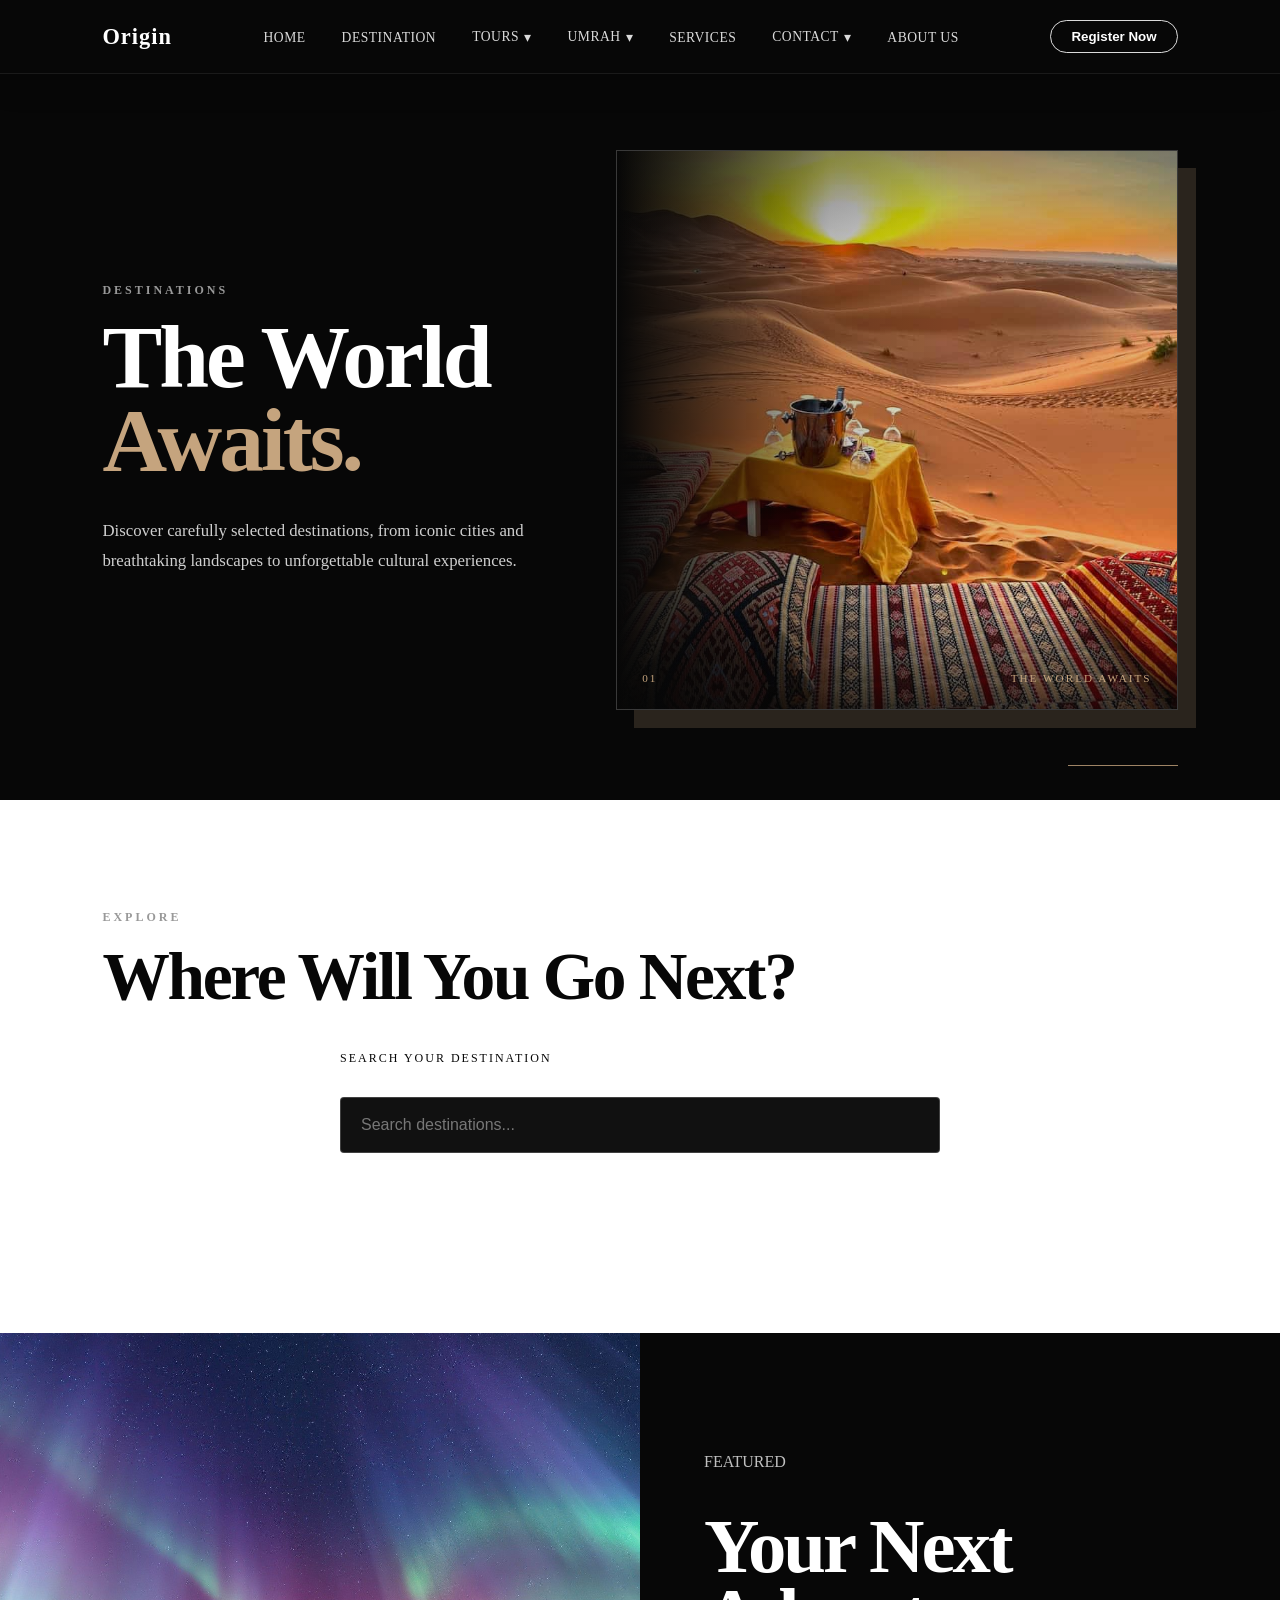
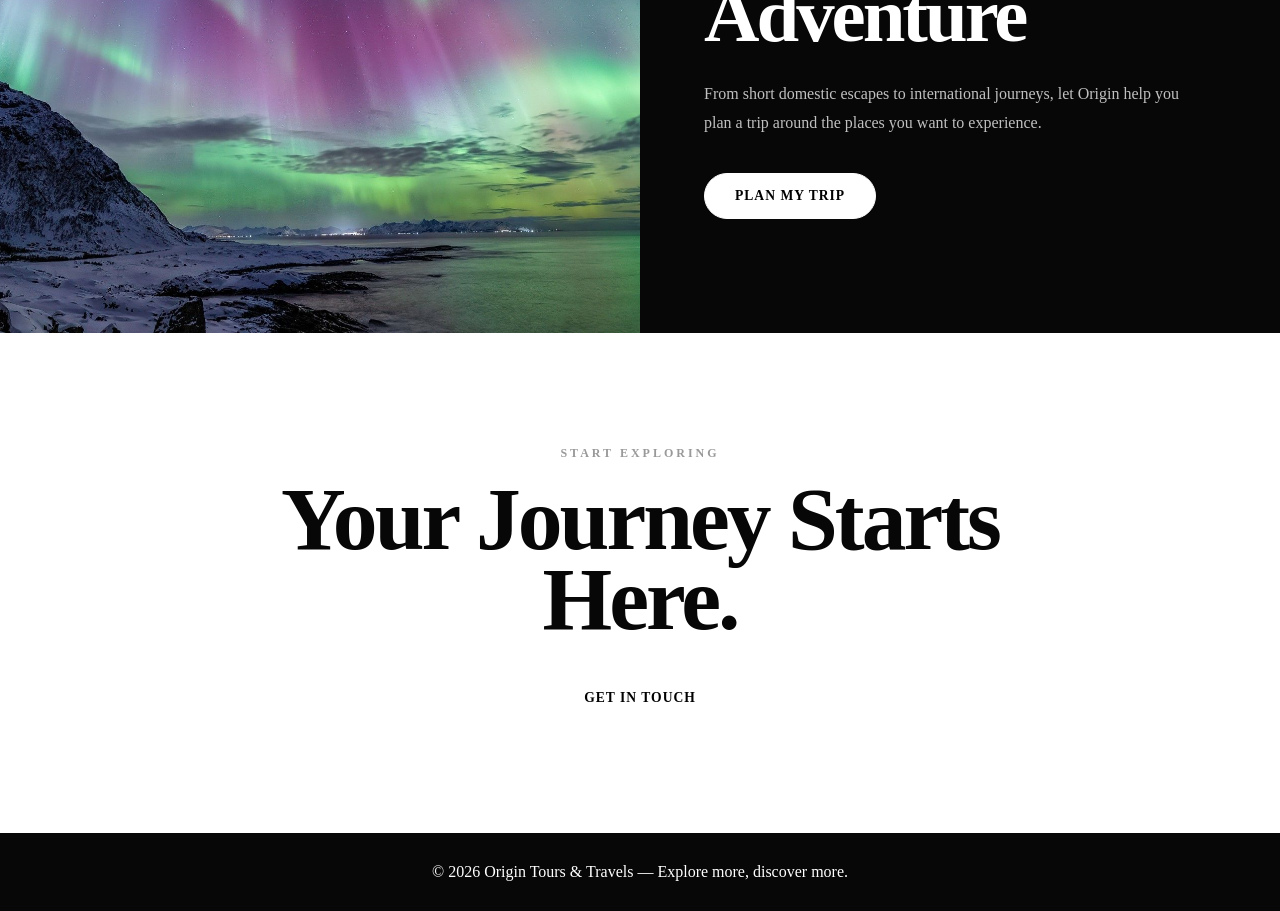
<file: Destination.html>
<!DOCTYPE html>
<html lang="en" style="background:#070707;">

<head>
    <meta charset="UTF-8">
    <meta name="viewport" content="width=device-width, initial-scale=1.0">

    <title>Origin — Destinations</title>

    <link rel="stylesheet" href="style.css">
    <style>
        @import url('https://fonts.googleapis.com/css2?family=Montserrat:ital,wght@1,200&display=swap');    
    * {
            -webkit-user-drag: none;
      }
         .international-cta-btn {
            display: inline-block;

            padding: 15px 30px;

            background-color: #ffffff;
            color: #000000;
            border-radius: 30px;

            text-decoration: none;

            font-size: 0.85rem;
            font-weight: 700;
            letter-spacing: 1px;
            text-transform: uppercase;

            transition: all 0.3s ease;
            box-shadow: 0 3px 15px rgba(0, 0, 0, 0.15);
        }

        .international-cta-btn:hover {
            transform: translateY(-3px);
            box-shadow: 0 5px 25px rgba(0, 0, 0, 0.25);
        }

        /* ========================================================
           DESTINATION PAGE
        ======================================================== */
        :root {
            --destination-sand: #c5a47e;
            --destination-line: rgba(7, 7, 7, 0.12);
        }


        /* ========================================================
           DESTINATIONS HERO
        ======================================================== */

        .destinations-hero {
            position: relative;
            min-height: 75vh;
        
            display: grid;
            grid-template-columns: 45% 55%;
            align-items: center;
        
            padding: 150px 8% 90px;
        
            background: #070707;
            color: #ffffff;
        
            overflow: hidden;
        }

        .destinations-hero::after {
            content: "";
            position: absolute;

            right: 8%;
            bottom: 34px;

            width: 110px;
            height: 1px;

            background: var(--destination-sand);
            opacity: 0.8;
        }

        .destinations-hero-content {
            position: relative;
            z-index: 2;
            max-width: 800px;
        }

        .destinations-hero h1 {
            max-width: 800px;
        
            font-size: clamp(3.2rem, 7vw, 6.5rem);
            line-height: 0.92;
            font-weight: 700;
            letter-spacing: -3px;
        }

        .destinations-hero h1 span {
            /* display: block; */
            color: var(--destination-sand);
        }

        .destinations-hero-p {
            max-width: 620px;

            margin-top: 35px;

            color: #cfcfcf;

            font-size: 1.05rem;
            line-height: 1.8;
        }


        /* ========================================================
           DESTINATION HERO IMAGE
        ======================================================== */
        .destinations-hero-visual {
            position: relative;
        
            height: 560px;
            margin-left: 30px;
            /* margin-top: -19.8px; */
        
            overflow: hidden;
            align-self: center;
        
            border: 1px solid rgba(255, 255, 255, 0.2);
            box-shadow:
                18px 18px 0 rgba(197, 164, 126, 0.18);
        }

        .destinations-hero-visual img {
            width: 100%;
            height: 100%;

            display: block;

            object-fit: cover;
            object-position: center;

            opacity: 0.9;
        }


        /* ========================================================
           DESTINATION HERO IMAGE FADE
        ======================================================== */

        .destinations-hero-visual::after {
            content: "";
            position: absolute;

            inset: 0;

            background: linear-gradient(
                to right,
                #070707 0%,
                rgba(7, 7, 7, 0.75) 12%,
                rgba(7, 7, 7, 0.15) 38%,
                transparent 60%
            );
        }

        .destinations-hero-visual::before {
            content: "";
            position: absolute;

            inset: 0;

            z-index: 1;

            background: linear-gradient(
                to bottom,
                rgba(7, 7, 7, 0.35),
                transparent 20%,
                transparent 80%,
                rgba(7, 7, 7, 0.7)
            );
        }

        /* ========================================================
           DESTINATIONS SECTION
        ======================================================== */

        .destinations-section {
            padding: 110px 8%;

            background: #ffffff;
            color: #070707;
        }

        .destinations-heading {
            max-width: 100%;
            margin-bottom: 70px;
            font-size: clamp(2.5rem, 4.5vw, 3.8rem);
        }

        .destinations-heading h2 , h3 {
            /* font-size: clamp(2.5rem, 5vw, 4.5rem); */
            line-height: 1;
            letter-spacing: -2.3px;
        }

        .destinations-grid {
            display: grid;
            grid-template-columns: repeat(3, 1fr);
            gap: 25px;
        }


        /* ========================================================
            SEARCH BAR
        ======================================================== */

        /* .destination-search {
            margin-top: 15px;
            margin-left: 30px;

        } 

         .destination-search {
            max-width: 900px;
            margin: 0 auto 60px;
        }

        .destination-search label {
            display: inline-block;
            / margin-bottom: px; 
            margin-left: -15px;
            margin-bottom: -10px;
        
            font-size: 0.75rem;
            letter-spacing: 2px;
            text-transform: uppercase;
        }

        .destination-search input {
            width: 55%;
            padding-top: 8px;
            padding-left: 10px;
            padding-bottom: 5px;
            padding-right: 5px;
            margin-right: 20px;
            margin-top: -5px;
        }
        .destination-search input::placeholder {
            color: #888888;
            font-size: 0.85rem;
        }
        
        .destination-search-input {
            coment font-weight: bolder !important; 
            font-weight: bold;
            font-size: 5px;
            margin-bottom: -16px;   
        }
          */

          .destination-search {
            max-width: 600px;
            margin: 0 auto 60px;
        }
        
        .destination-search label {
            display: inline-block;
            margin-bottom: 12px;
        
            font-size: 0.75rem;
            letter-spacing: 2px;
            text-transform: uppercase;
        }
        
        .destination-search input {
            width: 100%;
            padding: 18px 20px;
        
            border: 1px solid rgba(255, 255, 255, 0.2);
            border-radius: 4px;
        
            background: #111;
            color: #fff;
        
            font-size: 1rem;
            outline: none;
        
            transition:
                border-color 0.3s ease,
                box-shadow 0.3s ease;
       }
       
       .destination-search input:focus {
           border-color: var(--origin-sand);
       
           box-shadow:
               0 0 0 3px rgba(197, 164, 126, 0.12);
       }
       
       .destination-search input::placeholder {
           color: #777;
       }
       
        /* ========================================================
           DESTINATION CARD
        ======================================================== */

        .destination-card {
            background: #070707;
            color: #ffffff;

            border-radius: 4px;
            overflow: hidden;

            transition:
                transform 0.3s ease,
                box-shadow 0.3s ease;
        }

        .destination-card:hover {
            transform: translateY(-8px);

            box-shadow:
                0 20px 40px rgba(0, 0, 0, 0.18);
        }

        .destination-image {
            width: 100%;
            height: 260px;
            overflow: hidden;
        }

        .destination-image img {
            width: 100%;
            height: 100%;

            display: block;

            object-fit: cover;

            transition:
                transform 0.5s ease;
        }

        .destination-card:hover .destination-image img {
            transform: scale(1.06);
        }

        .destination-content {
            padding: 28px;
        }

        .destination-number {
            display: block;

            margin-bottom: 25px;

            color: #888888;

            font-size: 0.75rem;
            letter-spacing: 2px;
        }

        .destination-content h3 {
            margin-bottom: 15px;

            font-size: 2rem;
            line-height: 1;
            letter-spacing: -0.5px;
        }

        .destination-content p {
            margin-bottom: 25px;

            color: #bdbdbd;

            line-height: 1.7;
        }

        .destination-content a {
            display: inline-block;

            color: #ffffff;

            text-decoration: none;

            font-size: 0.8rem;
            font-weight: 700;
            letter-spacing: 1px;
            text-transform: uppercase;
        }

        .destination-content a:hover {
            text-decoration: underline;
        }


        /* ========================================================
           FEATURED DESTINATION
        ======================================================== */

        .destination-feature {
            display: grid;

            grid-template-columns: 1fr 1fr;

            min-height: 600px;

            background: #070707;
            color: #ffffff;
        }

        .destination-feature-image {
            min-height: 600px;
        }

        .destination-feature-image img {
            width: 100%;
            height: 100%;

            display: block;

            object-fit: cover;
        }

        .destination-feature-content {
            padding: 80px 10%;

            display: flex;
            flex-direction: column;
            justify-content: center;
            align-items: flex-start;
        }

        .destination-feature-content h2 {
            max-width: 500px;

            margin-bottom: 30px;

            font-size: clamp(3rem, 6vw, 6rem);
            line-height: 0.9;
            letter-spacing: -3px;
        }

        .destination-feature-content p:not(.section-label) {
            max-width: 500px;

            margin-bottom: 35px;

            color: #c0c0c0;

            line-height: 1.8;
        }


        /* ========================================================
           DESTINATIONS CTA
        ======================================================== */

        .destinations-cta {
            min-height: 500px;

            padding: 100px 8%;

            background: #ffffff;
            color: #070707;

            display: flex;
            flex-direction: column;
            align-items: center;
            justify-content: center;

            text-align: center;
        }

        .destinations-cta h2 {
            max-width: 900px;

            margin-bottom: 35px;

            font-size: clamp(3rem, 7vw, 6rem);
            line-height: 0.9;
            letter-spacing: -3px;
        }


        /* ========================================================
           DESTINATION RESPONSIVE
        ======================================================== */

        @media (max-width: 1000px) {

            .destinations-hero {
                grid-template-columns: 1fr 1fr;
            }

            .destinations-hero-visual {
                height: 500px;
            }

            .destinations-grid {
                grid-template-columns: repeat(2, 1fr);
            }

        }


        @media (max-width: 700px) {

            .destinations-hero {
                min-height: 75vh;

                grid-template-columns: 1fr;

                padding: 140px 6% 70px;
            }

            .destinations-hero-content {
                z-index: 3;
            }

            .destinations-hero h1 {
                letter-spacing: -2px;
            }

            .destinations-intro {
                font-size: 0.95rem;
            }

           .destinations-hero-visual {
               width: 100%;
               height: 400px;
               margin-left: 0;
               margin-top: 50px;
               justify-self: stretch;
           }

            .destinations-section {
                padding: 80px 6%;
            }

            .destinations-heading {
                margin-bottom: 45px;
            }

            .destinations-grid {
                grid-template-columns: 1fr;
            }

            .destination-image {
                height: 240px;
            }

            .destination-feature {
                grid-template-columns: 1fr;
            }

            .destination-feature-image {
                min-height: 350px;
            }

            .destination-feature-content {
                padding: 70px 6%;
            }

            .destinations-cta {
                min-height: 400px;

                padding: 80px 6%;
            }

        }
    </style>
</head>

<body style="background:#070707;">
      
    <!-- ========================================================
         NAVBAR
    ========================================================= -->

    <header class="navbar">

        <div class="logo">
            Origin
        </div>

        <nav class="nav-links">

            <div class="nav-item">
                <a href="index.html" class="nav-link">
                    Home
                </a>
            </div>

            <div class="nav-item">
                <a href="Destination.html" class="nav-link">
                    Destination
                </a>
            </div>

            <div class="nav-item has-dropdown">

                <a href="tours.html" class="nav-link">
                    Tours
                </a>

                <div class="dropdown">

                    <a href="Internationaltours.html">
                        International Tours
                    </a>

                    <a href="Domestictours.html">
                        Domestic Tours
                    </a>

                </div>

            </div>

            <div class="nav-item has-dropdown">

                <a href="Umrah.html" class="nav-link">
                    Umrah
                </a>

                <div class="dropdown">

                    <a href="Umrah.html">
                        Economy Umrah
                    </a>

                    <a href="Umrah.html">
                        VIP Umrah
                    </a>

                </div>

            </div>

            <div class="nav-item">

                <a href="services.html" class="nav-link">
                    Services
                </a>

            </div>

            <div class="nav-item has-dropdown">

                <a href="contact.html" class="nav-link">
                    Contact
                </a>

                <div class="dropdown">

                    <a href="contact.html">
                        Contact Page
                    </a>

                    <a href="mailto:Originsoftware@gmail.com">
                        Email
                    </a>

                    <a
                        href="https://www.instagram.com/originsoftwares"
                        target="_blank"
                    >
                        Instagram
                    </a>

                </div>

            </div>

            <div class="nav-item">

                <a href="about.html" class="nav-link">
                    About Us
                </a>

            </div>

        </nav>

        <button class="nav-btn">
            Register Now
        </button>

    </header>


    <!-- ========================================================
         MAIN
    ========================================================= -->

    <main>

        <!-- ====================================================
             DESTINATIONS HERO
        ===================================================== -->

        <section class="destinations-hero">

            <div class="destinations-hero-content">

                <p class="section-label">
                    DESTINATIONS
                </p>

                <h1>
                    The World
                    <span>Awaits.</span>
                </h1>

                <p class="destinations-hero-p">
                    Discover carefully selected destinations,
                    from iconic cities and breathtaking landscapes
                    to unforgettable cultural experiences.
                </p>

            </div>

            <div class="destinations-hero-visual hero-visual">

                <img
                    src="New folder/dessert1.jpg"
                    alt="Featured travel destination"
                >

                <div class="hero-image-caption">

                    <span>
                        01
                    </span>

                    <span>
                        THE WORLD AWAITS
                    </span>

                </div>

            </div>

        </section>


        <!-- ====================================================
             DESTINATIONS SECTION
        ===================================================== -->

        <section class="destinations-section">

            <div class="destinations-heading">

                <p class="section-label">
                    EXPLORE
                </p>

                <h3>
                    Where Will You Go Next?
                </h3>
                 <div class="destination-search">

                 <label for="destination-search-input">
                     Search your destination
                 </label>
             
                 <input
                     type="search"
                     id="destination-search-input"
                     placeholder="Search destinations..."
                     autocomplete="off"
                 >
             </div>
            </div>

            <div
                class="destinations-grid"
                id="destinations-container"
            ></div>

        </section>


        <!-- ====================================================
             FEATURED DESTINATION
        ===================================================== -->

        <section class="destination-feature">

            <div class="destination-feature-image">

                <img
                    src="New folder/Northernlights.jpg"
                    alt="Northern lights"
                >

            </div>

            <div class="destination-feature-content">

                <p class="international-hero-p">
                    FEATURED
                </p>

                <h2>
                    Your Next Adventure
                </h2>

                <p>
                    From short domestic escapes to international
                    journeys, let Origin help you plan a trip
                    around the places you want to experience.
                </p>

                <a
                    href="contact.html"
                    class="home-btn"
                >
                    Plan My Trip
                </a>

            </div>

        </section>


        <!-- ====================================================
             CTA
        ===================================================== -->

        <section class="destinations-cta">

            <p class="section-label">
                START EXPLORING
            </p>

            <h2>
                Your Journey Starts Here.
            </h2>

            <a
                href="contact.html"
                class="home-btn"
            >
                Get in Touch
            </a>

        </section>

    </main>


    <!-- ========================================================
         FOOTER
    ========================================================= -->

    <footer class="hero-footer" draggable="false">

       <p draggable="false">
           &copy; 2026 Origin Tours &amp; Travels
           &mdash;
           Explore more, discover more.
       </p>

    </footer>


    <script src="script.js"></script>

</body>

</html>
</file>
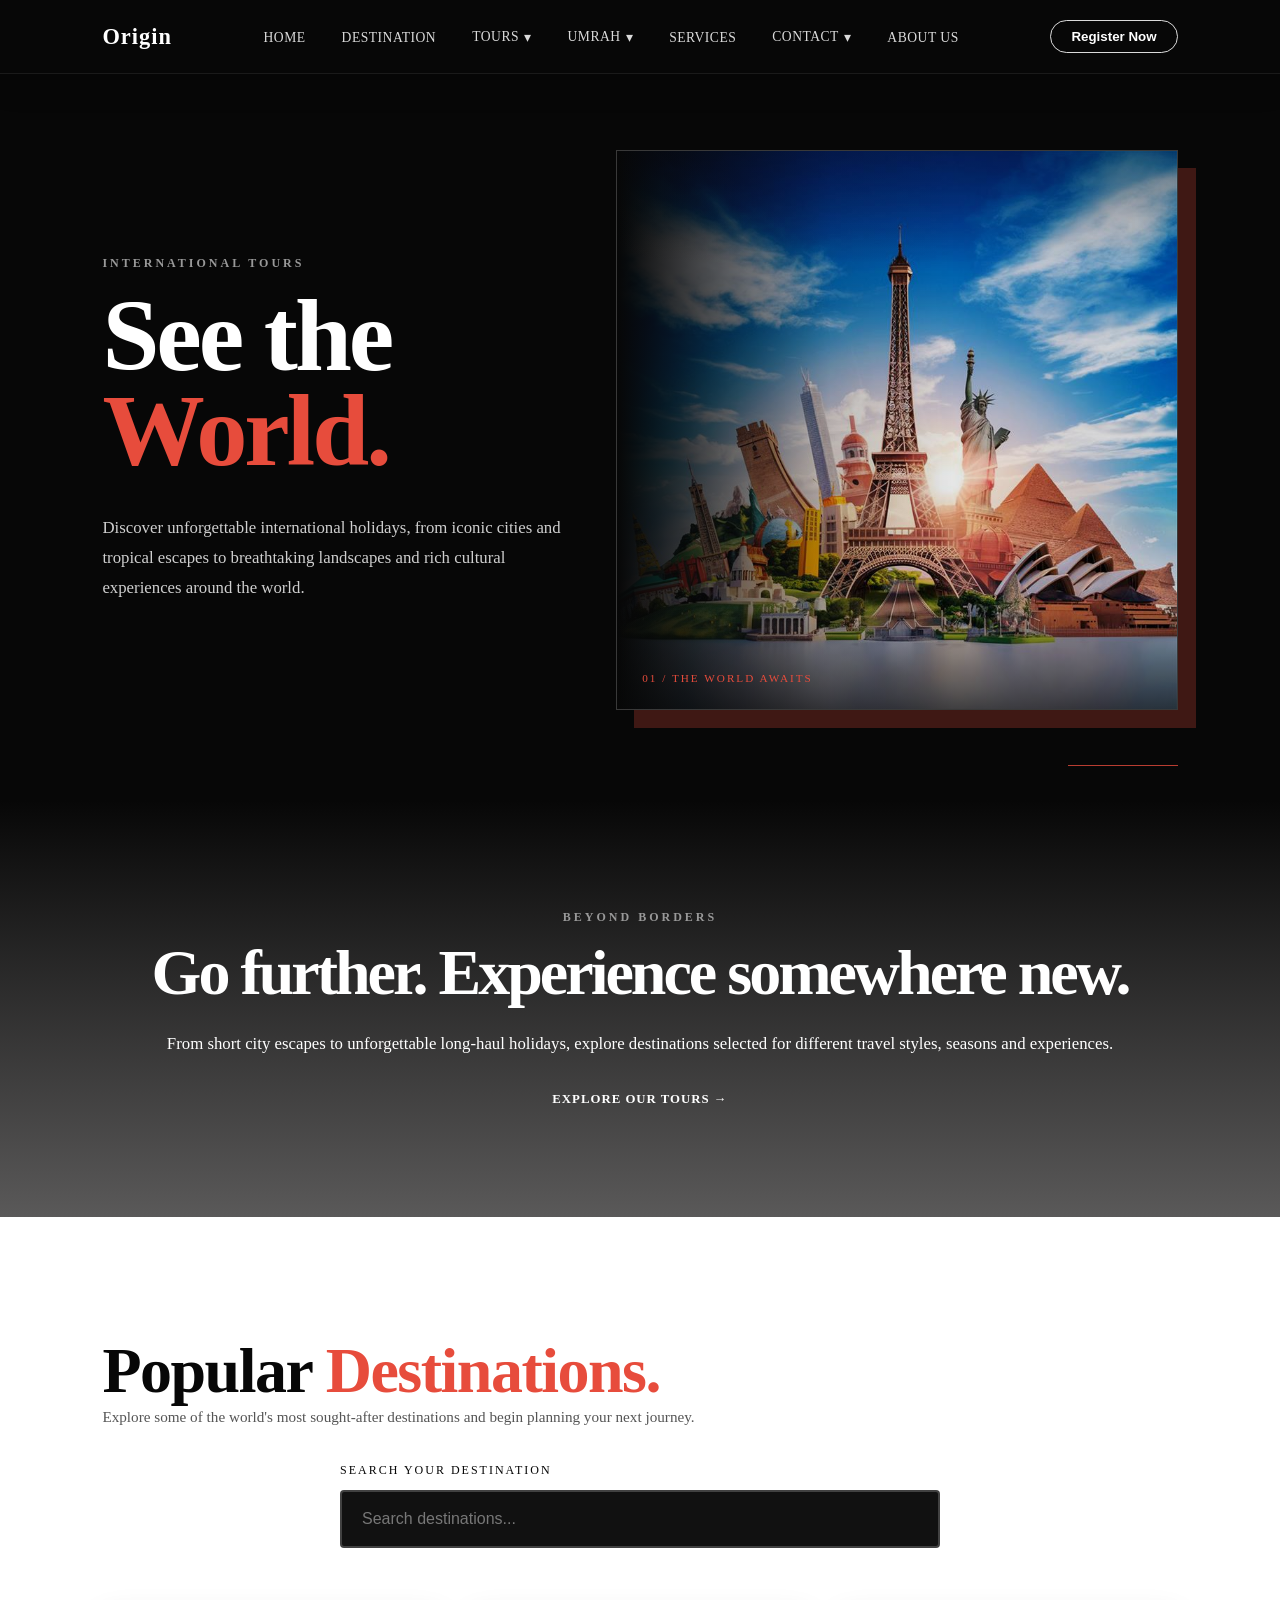
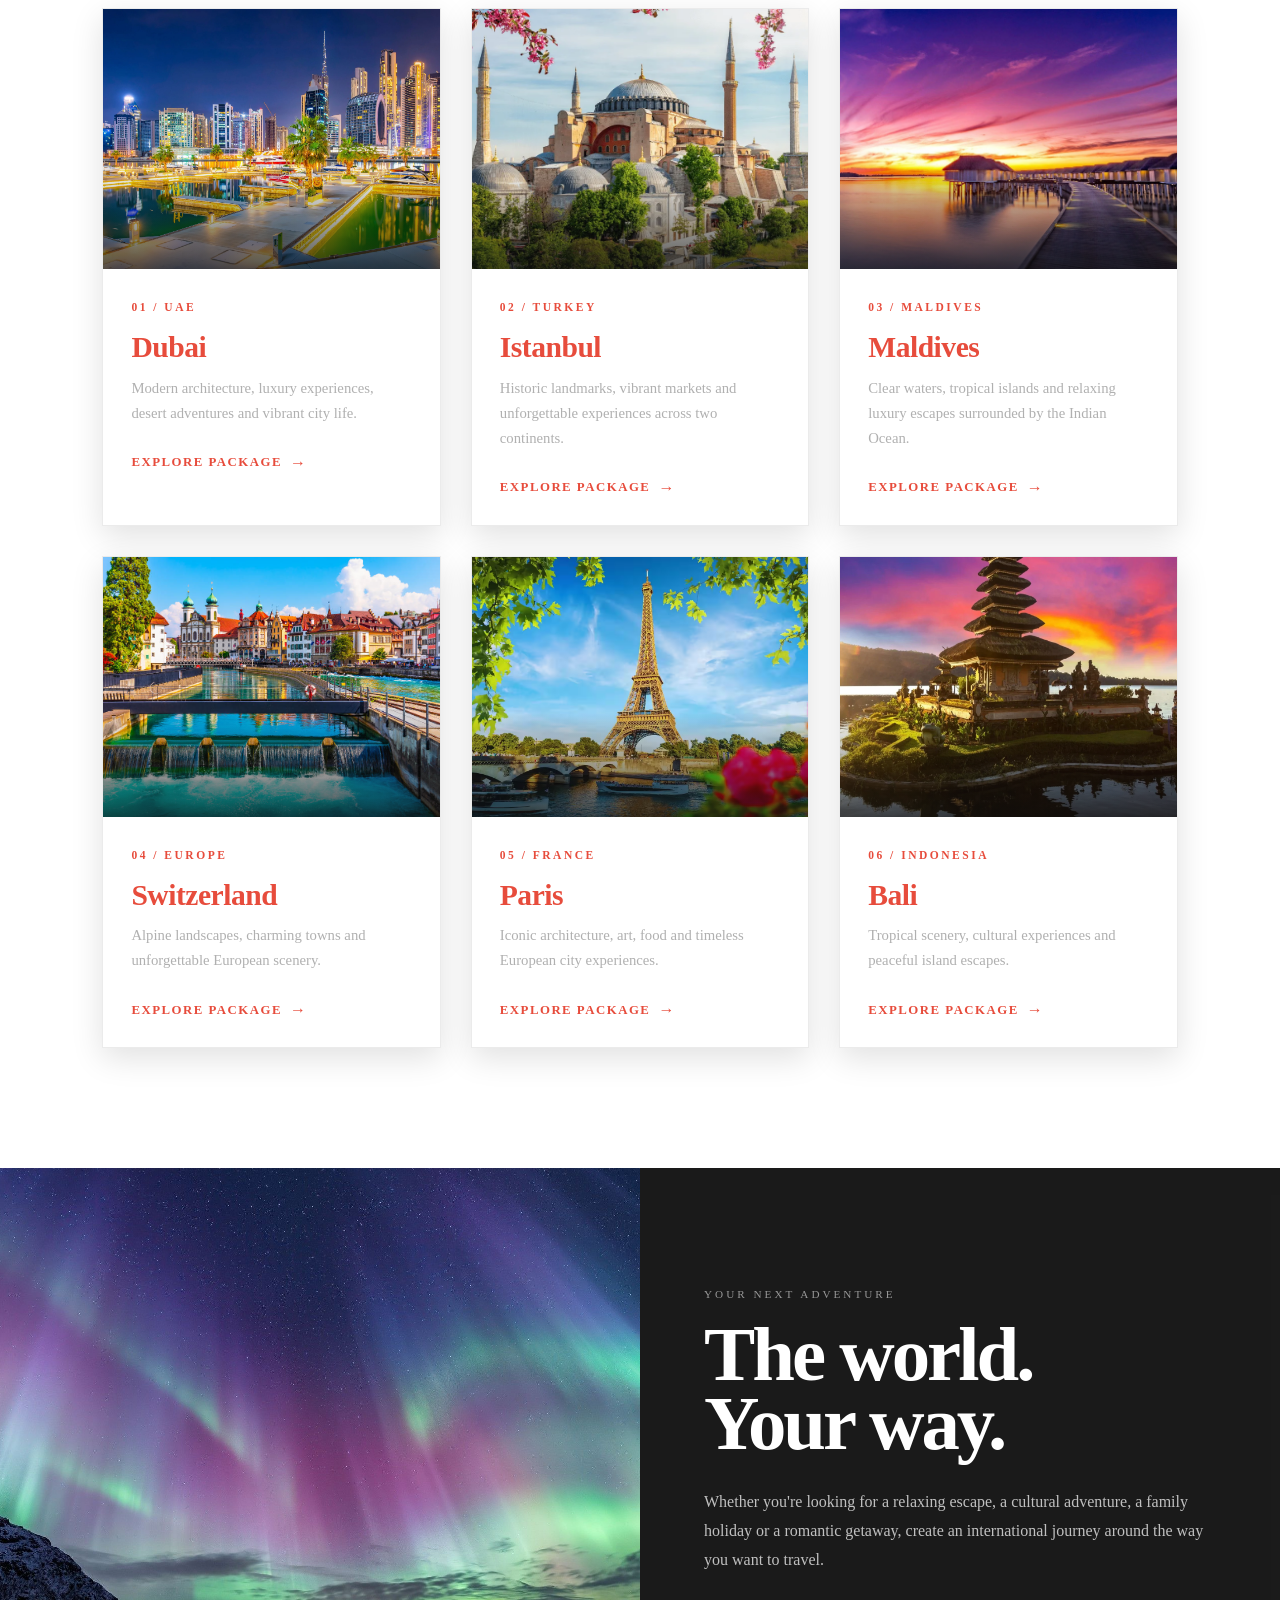
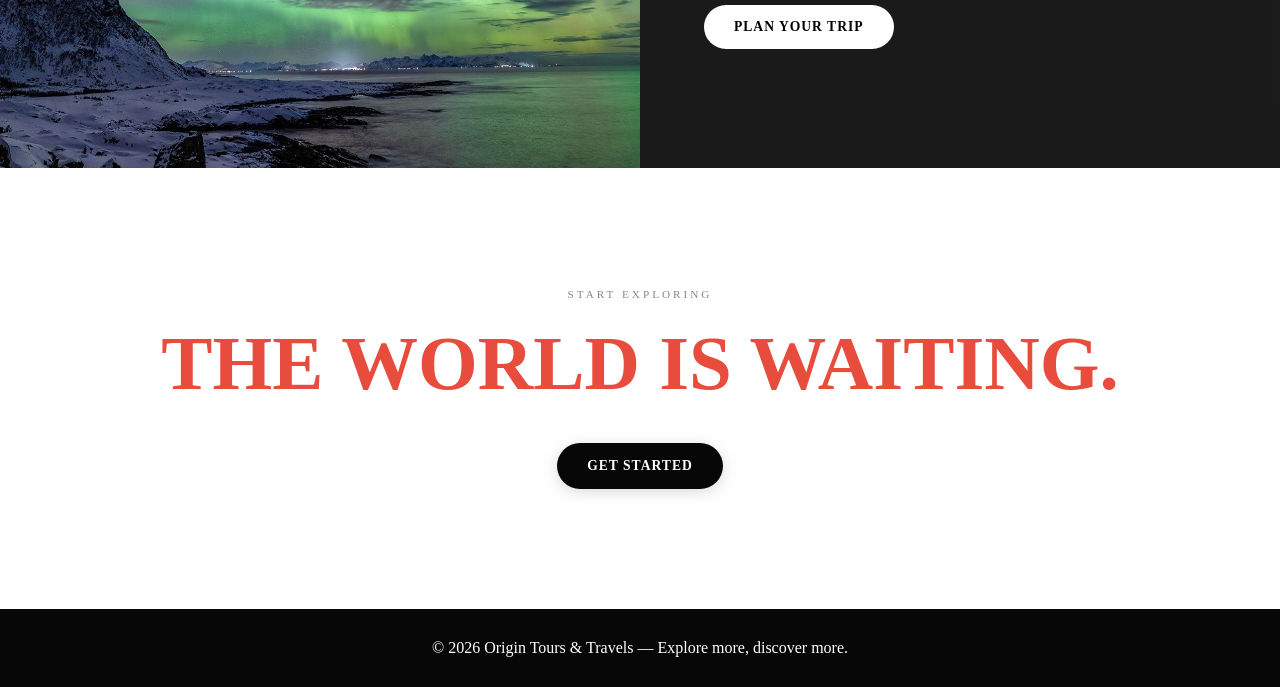
<file: Internationaltours.html>
<!DOCTYPE html>
<html lang="en">

<head>
    <meta charset="UTF-8">
    <meta name="viewport" content="width=device-width, initial-scale=1.0">

    <title>Origin- International Tours</title>

    <link rel="stylesheet" href="style.css">
    
    <style>
        @import url('https://fonts.googleapis.com/css2?family=Montserrat:ital,wght@1,200&display=swap');

        /* =========================
           INTERNATIONAL TOURS HERO
        ========================= */
        * {
            -webkit-user-drag: none;
        }

        .international-hero {
            position: relative;
            min-height: 75vh;

            display: grid;
            grid-template-columns: 45% 55%;
            align-items: center;

            padding: 150px 8% 90px;

            background-color: #070707;
            color: #ffffff;

            overflow: hidden;
        }

        .international-hero::after {
            content: "";
            position: absolute;
            right: 8%;
            bottom: 34px;
            width: 110px;
            height: 1px;
            background: var(--international-accent);
            opacity: 0.8;
        }

        .international-hero-content {
            position: relative;
            z-index: 2;
            max-width: 800px;
        }

        .international-hero-p {
            max-width: 620px;
            margin-top: 35px;
            color: #cfcfcf;
            font-size: 1.05rem;
            line-height: 1.8;
        }

        .international-hero h1 {
            max-width: 800px;
            font-size: clamp(3.2rem, 8vw, 6.5rem);
            line-height: 0.92;
            font-weight: 700;
            letter-spacing: -3px;
        }

        .international-hero h1 span {
            color: var(--international-accent);
        }

        /* ========================================================
           INTERNATIONAL HERO IMAGE
        ======================================================== */

        .international-hero-visual {
            position: relative;
            height: 560px;
            margin-left: 30px;
            overflow: hidden;
            align-self: center;
            border: 1px solid rgba(255, 255, 255, 0.2);
            box-shadow: 18px 18px 0 var(--international-accent-soft);
        }

        .international-hero-visual img {
            width: 100%;
            height: 100%;
            display: block;
            object-fit: cover;
            object-position: center;
            opacity: 0.9;
        }

        .international-hero-visual::after {
            content: "";
            position: absolute;
            inset: 0;
            background: linear-gradient(
                to right,
                #070707 0%,
                rgba(7, 7, 7, 0.75) 12%,
                rgba(7, 7, 7, 0.15) 38%,
                transparent 60%
            );
        }

        .international-hero-visual::before {
            content: "";
            position: absolute;
            top: 0;
            left: 0;
            width: 100%;
            height: 100%;
            background: linear-gradient(
                to bottom,
                rgba(7, 7, 7, 0.35),
                transparent 20%,
                transparent 80%,
                rgba(7, 7, 7, 0.7)
            );
            z-index: 1;
        }

        /* =========================
           INTERNATIONAL INTRO
        ========================= */
        
        .international-intro {
            display: block;
            grid-template-columns: 1fr 1fr;
            gap: 80px;
            padding: 110px 8%;
            background: linear-gradient(
                to bottom,
                #070707,
                #5a5959
            );
            color: #ffffff;
            align-items: center;
            text-align: center;
        }

        .international-intro-heading h2 {
            font-size: clamp(2.8rem, 5vw, 5rem);
            line-height: 0.95;
            letter-spacing: -3px;
            text-align: center;
        }
        
        .international-intro-content p {
            margin-bottom: 30px;
            color: #ffffff;
            line-height: 1.8;
            font-size: 1.05rem;
            padding-top: 25px;
        }
        
        .international-text-link {
            display: inline-block;
            color: inherit;
            text-decoration: none;
            font-size: 0.8rem;
            font-weight: 700;
            letter-spacing: 1px;
            text-transform: uppercase;
        }
        
        .international-text-link:hover {
            text-decoration: underline;
        }

        /* ==================================
            SEARCH BAR
        =================================== */

        .destination-search {
            max-width: 600px;
            margin: 0 auto 60px;
        }

        .destination-search label {
            display: inline-block;
            margin-bottom: 12px;

            font-size: 0.75rem;
            letter-spacing: 2px;
            text-transform: uppercase;
        }

        .destination-search input {
            width: 100%;
            padding: 18px 20px;
        
            border: 2px solid rgba(255, 255, 255, 0.2);
            border-radius: 4px;
            box-sizing: border-box;
        
            background: #111;
            color: #fff;
        
            font-size: 1rem;
            outline: none;
        
            transition:
                border-color 0.3s ease,
                box-shadow 0.3s ease;
       }
       
       .destination-search input:focus {
           border-color: var(--origin-search-border);
           border-width: 2px;
           box-shadow:
               0 0 0 3px rgba(197, 164, 126, 0.12);
       }
       
       .destination-search input::placeholder {
           color: #777;
       }

        /* =========================
           DESTINATION GRID (ENHANCED)
        ========================= */

        .international-packages {
            background-color: #ffffff;
            color: #070707;
            padding: 120px 8%;
        }
        
        /* .international-packages h3 {
            color: var(--international-accent);
        } */

        .international-section-heading {
            display: flex;
            flex-direction: column;
            align-items: flex-start;
        
            margin-bottom: 30px;
            /* gap: 15px; */
        }
        
        .international-section-heading h2 {
            font-size: clamp(2.5rem, 5vw, 4rem);
            font-weight: 700;
            color: #070707;
            line-height: 1.05;
            letter-spacing: -1.5px;
        }
        
        .international-section-heading p {
            max-width: 600px;
            margin: 0;
            color: #555555;
            line-height: 1.7;
            font-size: 0.95rem;
        }
        
        .international-section-heading h2 span {
            color: var(--international-accent);
        }
        .international-grid {
            display: grid;
            /* grid-template-columns: repeat(auto-fit, minmax(300px, 1fr)); */
            grid-template-columns: repeat(3, 1fr); /* Forces max 2 equal columns */
            gap: 30px;
        }

        /* While Searching: Capped at 2 Columns */
        .international-grid.is-searching {
            grid-template-columns: repeat(2, 1fr);
        }

        .international-card {
            background: #ffffff;
            color: #070707;
            border: 1px solid rgba(0, 0, 0, 0.08);
        
            box-shadow:
                0 10px 30px rgba(0, 0, 0, 0.12);
        
            transition:
                transform 0.3s ease,
                box-shadow 0.3s ease;
        }
        
        /* .international-card:hover {
            transform: translateY(-8px);
        
            box-shadow:
             0 18px 35px rgba(0, 0, 0, 0.12);
        } */

        .international-card:hover {
            transform: translateY(-8px);
            border-color: var(--international-accent);
            box-shadow: 
                0 18px 35px rgba(0, 0, 0, 0.12),
                0 0 15px var(--international-accent-soft);
        }

        .international-card-image {
            position: relative;
            height: 260px;
            overflow: hidden;
        }

        .international-card-image img {
            width: 100%;
            height: 100%;
            object-fit: cover;
            display: block;
            transition: transform 0.6s cubic-bezier(0.16, 1, 0.3, 1);
        }

        .international-card:hover .international-card-image img {
            transform: scale(1.08);
        }

        .international-card-image::after {
            content: "";
            position: absolute;
            inset: 0;
            background: linear-gradient(to top, rgba(14, 14, 14, 0.7) 0%, transparent 40%);
            pointer-events: none;
        }

        .international-card-content {
            padding: 32px 28px 28px;
            display: flex;
            flex-direction: column;
            flex-grow: 1;
        }

        .international-card-number {
            display: inline-block;
            font-size: 0.72rem;
            font-weight: 700;
            letter-spacing: 2.5px;
            color: var(--international-accent);
            margin-bottom: 18px;
            text-transform: uppercase;
        }

        .international-card-content h3 {
            font-size: 1.85rem;
            font-weight: 700;
            line-height: 1.1;
            letter-spacing: -0.5px;
            margin-bottom: 12px;
            color: var(--international-accent);
        }

        .international-card-content a {
            color: var(--international-accent)
        }

        .international-card-content p {
            color: #b0b0b0;
            font-size: 0.92rem;
            line-height: 1.7;
            margin-bottom: 28px;
            flex-grow: 1;
        }

        .international-card-link {
            color: #ffffff;
            text-decoration: none;
            font-size: 0.8rem;
            font-weight: 700;
            letter-spacing: 1.5px;
            text-transform: uppercase;
            display: inline-flex;
            align-items: center;
            gap: 8px;
            transition: color 0.3s ease;
        }

        .international-card-link::after {
            content: "→";
            font-size: 1rem;
            transition: transform 0.3s ease;
        }

        .international-card:hover .international-card-link {
            color: var(--international-accent);
        }

        .international-card:hover .international-card-link::after { 
            transform: translateX(5px);
        }

        /* =========================
           FEATURE
        ========================= */

        .international-feature {
            display: grid;
            grid-template-columns: 1fr 1fr;
            min-height: 600px;
            background: #020202e6;
            color: #fff;
        }

        .international-feature-image {
            min-height: 600px;
        }

        .international-feature-image img {
            width: 100%;
            height: 100%;
            object-fit: cover;
            display: block;
        }

        .international-feature-content {
            display: flex;
            flex-direction: column;
            justify-content: center;
            padding: 80px 10%;
            align-items: flex-start;
        }

        .international-feature-content span {
            font-size: 0.7rem;
            letter-spacing: 3px;
            text-transform: uppercase;
            opacity: 0.55;
            margin-bottom: 20px;
        }

        .international-feature-content h2 {
            max-width: 500px;
            margin-bottom: 30px;
            font-size: clamp(3rem, 6vw, 6rem);
            line-height: 0.9;
            letter-spacing: -3px;
        }

        .international-feature-content p {
            max-width: 500px;
            color: #c0c0c0;
            line-height: 1.8;
            margin-bottom: 30px;
        }

        .international-feature-btn {
            display: inline-block;
            width: fit-content;
            padding: 14px 30px;
            background-color: #ffffff;
            color: #000000;
            border-radius: 30px;
            text-decoration: none;
            font-size: 0.85rem;
            font-weight: 700;
            letter-spacing: 1px;
            text-transform: uppercase;
            transition: all 0.3s ease;
        }

        .international-feature-btn:hover {
            transform: translateY(-3px);
        }

        /* =========================
           CTA
        ========================= */

        .international-cta {
            background: #fff;
            color: #111;
            text-align: center;
            padding: 120px 8%;
        }

        .international-cta span {
            display: block;
            font-size: 0.7rem;
            letter-spacing: 3px;
            text-transform: uppercase;
            opacity: 0.5;
            margin-bottom: 20px;
        }

        .international-cta h2 {
            font-size: clamp(3rem, 6vw, 6rem);
            font-weight: 700;
            margin-bottom: 35px;
            color: var(--international-accent);
            text-transform: uppercase; 
        }

        .international-cta-btn {
            display: inline-block;
            padding: 15px 30px;
            background-color: #070707;
            color: #ffffff;
            border-radius: 30px;
            text-decoration: none;
            font-size: 0.85rem;
            font-weight: 700;
            letter-spacing: 1px;
            text-transform: uppercase;
            transition: all 0.3s ease;
            box-shadow: 0 3px 15px rgba(0, 0, 0, 0.15);
        }

        .international-cta-btn:hover {
            transform: translateY(-3px);
            box-shadow: 0 5px 25px rgba(0, 0, 0, 0.25);
        }

        /* =========================
           RESPONSIVE
        ========================= */

        @media (max-width: 900px) {

            .international-hero {
                grid-template-columns: 1fr;
                padding-top: 130px;
            }

            .international-hero-content {
                padding-right: 0;
                margin-bottom: 50px;
            }

            .international-hero-visual {
                margin-left: 0;
                height: 450px;
            }

            .international-grid {
                grid-template-columns: repeat(2, 1fr);
            }

            .international-feature {
                grid-template-columns: 1fr;
            }

            .international-feature-content {
                padding: 70px 8%;
            }

            .international-section {
                grid-template-columns: 1fr;
                gap: 40px;
            }
        }

        @media (max-width: 600px) {

            .international-hero {
                padding-left: 6%;
                padding-right: 6%;
            }

            .international-grid {
                grid-template-columns: 1fr;
            }

            .international-packages {
                padding-left: 6%;
                padding-right: 6%;
            }

            .international-intro {
                padding-left: 6%;
                padding-right: 6%;
            }

            .international-feature-content {
                padding-left: 6%;
                padding-right: 6%;
            }

            .international-cta {
                padding-left: 6%;
                padding-right: 6%;
            }
            .international-section {
                padding-left: 6%;
                padding-right: 6%;
            }
        }
    </style>
    
</head>
<body>

    <!-- =========================
         NAVBAR
    ========================= -->

    <header class="navbar">

        <div class="logo">
            Origin
        </div>

        <nav class="nav-links">

            <div class="nav-item">
                <a href="index.html" class="nav-link">
                    Home
                </a>
            </div>

            <div class="nav-item">
                <a href="Destination.html" class="nav-link">
                    Destination
                </a>
            </div>

            <div class="nav-item has-dropdown">

                <a href="tours.html" class="nav-link">
                    Tours
                </a>

                <div class="dropdown">

                    <a href="Internationaltours.html">
                        International Tours
                    </a>

                    <a href="Domestictours.html">
                        Domestic Tours
                    </a>

                </div>

            </div>

            <div class="nav-item has-dropdown">

                <a href="Umrah.html" class="nav-link">
                    Umrah
                </a>

                <div class="dropdown">

                    <a href="Umrah.html">
                        Economy Umrah
                    </a>

                    <a href="Umrah.html">
                        VIP Umrah
                    </a>

                </div>

            </div>

            <div class="nav-item">

                <a href="services.html" class="nav-link">
                    Services
                </a>

            </div>

            <div class="nav-item has-dropdown">

                <a href="contact.html" class="nav-link">
                    Contact
                </a>

                <div class="dropdown">

                    <a href="contact.html">
                        Contact Page
                    </a>

                    <a href="mailto:Originsoftware@gmail.com">
                        Email
                    </a>

                    <a
                        href="https://www.instagram.com/originsoftwares"
                        target="_blank"
                    >
                        Instagram
                    </a>

                </div>

            </div>

            <div class="nav-item">

                <a href="about.html" class="nav-link">
                    About Us
                </a>

            </div>

        </nav>

        <button class="nav-btn">
            Register Now
        </button>

    </header>



    <main>

        <!-- =========================
             HERO
        ========================= -->

        <section class="international-hero">

            <div class="international-hero-content">

                <div class="section-label">
                    INTERNATIONAL TOURS
                </div>

                <h1>
                    See the <span>World.</span>
                </h1>

                <p class="international-hero-p">
                    Discover unforgettable international holidays,
                    from iconic cities and tropical escapes to
                    breathtaking landscapes and rich cultural
                    experiences around the world.
                </p>

            </div>

            <div class="international-hero-visual">

                <img
                    src="New folder/international.jpg"
                    alt="International travel destination"
                >

                <div class="hero-image-caption" style="color:var(--international-accent);">
                    01 / THE WORLD AWAITS
                </div>

            </div>

        </section>


        <!-- =========================
             INTRO
        ========================= -->

        <section class="international-intro">

            <div class="international-intro-heading">

                <p class="section-label">
                    BEYOND BORDERS
                </p>

                <h2>
                    Go further.
                    Experience somewhere new.
                </h2>

            </div>

            <div class="international-intro-content">

                <p>
                    From short city escapes to unforgettable
                    long-haul holidays, explore destinations selected
                    for different travel styles, seasons and experiences.
                </p>

                <a
                    href="contact.html"
                    class="international-text-link"
                >
                    Explore Our Tours &rarr;
                </a>

            </div>

        </section>


        <!-- =========================
             PACKAGES
        ========================= -->

        <section class="international-packages">

            <div class="international-section-heading">
        <h2>Popular <span>Destinations.</span></h2>
        <p>
            Explore some of the world's most sought-after
            destinations and begin planning your next journey.
        </p>
            </div>
        
            <!-- Move search bar outside the flex container -->
            <div class="destination-search">
                <label for="international-search-input">
                    Search your Destination
                </label>
        
                <input
                    type="search"
                    id="international-search-input"
                    placeholder="Search destinations..."
                    autocomplete="on"
                    oninput="filterInternationalCards(this.value)"
                >
            </div>

            <div class="international-grid">

                <article class="international-card">

                    <div class="international-card-image">
                        <img
                            src="New folder/DubaiFinal.png"
                            alt="Dubai"
                        >
                    </div>

                    <div class="international-card-content">

                        <div class="international-card-number">
                            01 / UAE
                        </div>

                        <h3>Dubai</h3>

                        <p>
                            Modern architecture, luxury experiences,
                            desert adventures and vibrant city life.
                        </p>

                        <a
                            href="contact.html"
                            class="international-card-link"
                        >
                            Explore Package
                        </a>

                    </div>

                </article>


                <article class="international-card">

                    <div class="international-card-image">
                        <img
                            src="New folder/attractions-in-istanbul.png"
                            alt="Istanbul"
                        >
                    </div>

                    <div class="international-card-content">

                        <div class="international-card-number">
                            02 / TURKEY
                        </div>

                        <h3>Istanbul</h3>

                        <p>
                            Historic landmarks, vibrant markets and
                            unforgettable experiences across two continents.
                        </p>

                        <a
                            href="contact.html"
                            class="international-card-link"
                        >
                            Explore Package
                        </a>

                    </div>

                </article>


                <article class="international-card">

                    <div class="international-card-image">
                        <img
                            src="New folder/maldives-tour-package.jpg"
                            alt="Maldives"
                        >
                    </div>

                    <div class="international-card-content">

                        <div class="international-card-number">
                            03 / MALDIVES
                        </div>

                        <h3>Maldives</h3>

                        <p>
                            Clear waters, tropical islands and relaxing
                            luxury escapes surrounded by the Indian Ocean.
                        </p>

                        <a
                            href="contact.html"
                            class="international-card-link"
                        >
                            Explore Package
                        </a>

                    </div>

                </article>


                <article class="international-card">

                    <div class="international-card-image">
                        <img
                            src="New folder/Switzerlandd.jpg"
                            alt="Switzerland"
                        >
                    </div>

                    <div class="international-card-content">

                        <div class="international-card-number">
                            04 / EUROPE
                        </div>

                        <h3>Switzerland</h3>

                        <p>
                            Alpine landscapes, charming towns and
                            unforgettable European scenery.
                        </p>

                        <a
                            href="contact.html"
                            class="international-card-link"
                        >
                            Explore Package
                        </a>

                    </div>

                </article>


                <article class="international-card">

                    <div class="international-card-image">
                        <img
                            src="New folder/Eiffel-Tower.png"
                            alt="Paris"
                        >
                    </div>

                    <div class="international-card-content">

                        <div class="international-card-number">
                            05 / FRANCE
                        </div>

                        <h3>Paris</h3>

                        <p>
                            Iconic architecture, art, food and timeless
                            European city experiences.
                        </p>

                        <a
                            href="contact.html"
                            class="international-card-link"
                        >
                            Explore Package
                        </a>

                    </div>

                </article>


                <article class="international-card">

                    <div class="international-card-image">
                        <img
                            src="New folder/Bali.png"
                            alt="Bali"
                        >
                    </div>

                    <div class="international-card-content">

                        <div class="international-card-number">
                            06 / INDONESIA
                        </div>

                        <h3>Bali</h3>

                        <p>
                            Tropical scenery, cultural experiences and
                            peaceful island escapes.
                        </p>

                        <a
                            href="contact.html"
                            class="international-card-link"
                        >
                            Explore Package
                        </a>

                    </div>

                </article>

            </div>

        </section>


        <!-- =========================
             FEATURE
        ========================= -->

        <section class="international-feature">

            <div class="international-feature-image">

                <img
                    src="New folder/Northernlights.jpg"
                    alt="International scenic destination"
                >

            </div>

            <div class="international-feature-content">

                <span>
                    YOUR NEXT ADVENTURE
                </span>

                <h2>
                    The world.
                    <br>
                    Your way.
                </h2>

                <p>
                    Whether you're looking for a relaxing escape,
                    a cultural adventure, a family holiday or a
                    romantic getaway, create an international journey
                    around the way you want to travel.
                </p>

                <a
                    href="contact.html"
                    class="international-feature-btn"
                >
                    Plan Your Trip
                </a>

            </div>

        </section>


        <!-- =========================
             CTA
        ========================= -->

        <section class="international-cta">

            <span>
                START EXPLORING
            </span>

            <h2>
                The world is waiting.
            </h2>

            <a
                href="contact.html"
                class="international-cta-btn"
            >
                Get Started
            </a>

        </section>

    </main>


    <!-- =========================
         FOOTER
    ========================= -->

    <footer class="hero-footer">

        <p>
            &copy; 2026 Origin Tours &amp; Travels
            &mdash;
            Explore more, discover more.
        </p>

    </footer>
<script src="script.js"></script>
</body>
</html>
</file>
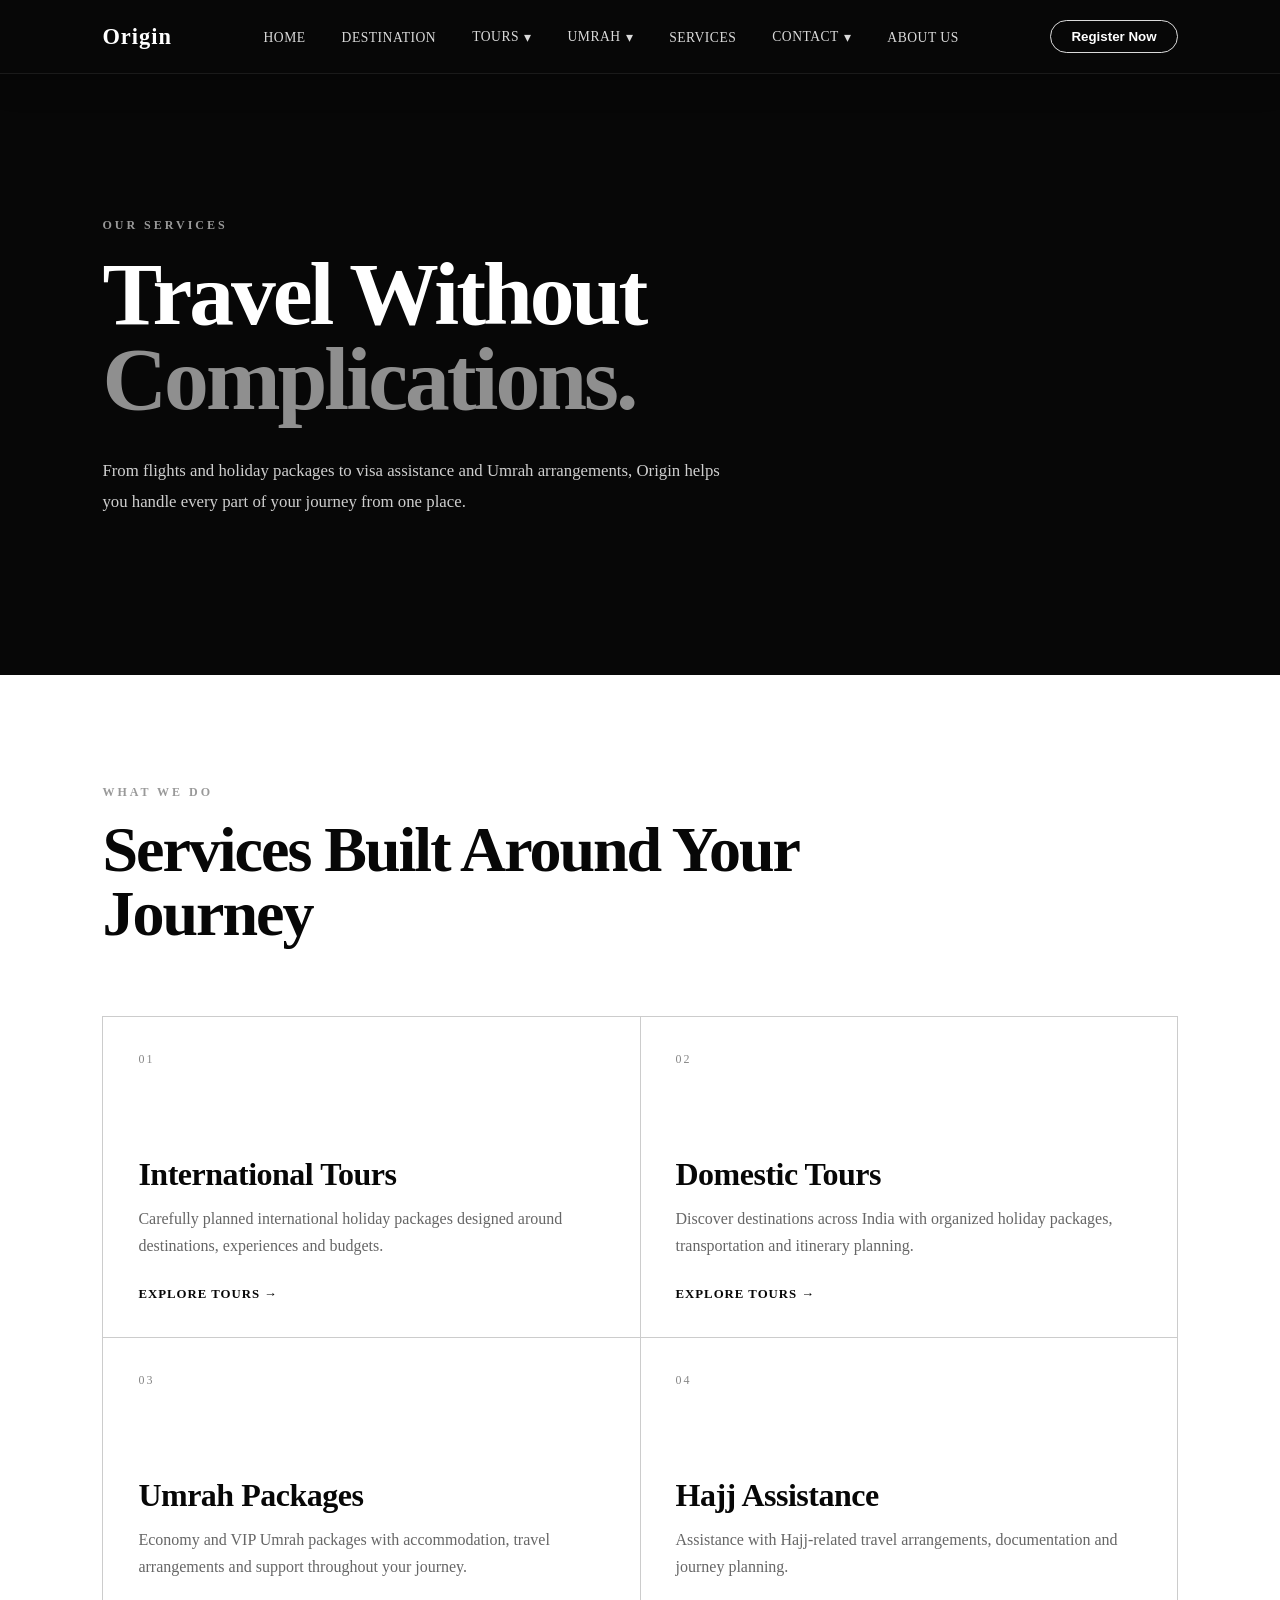
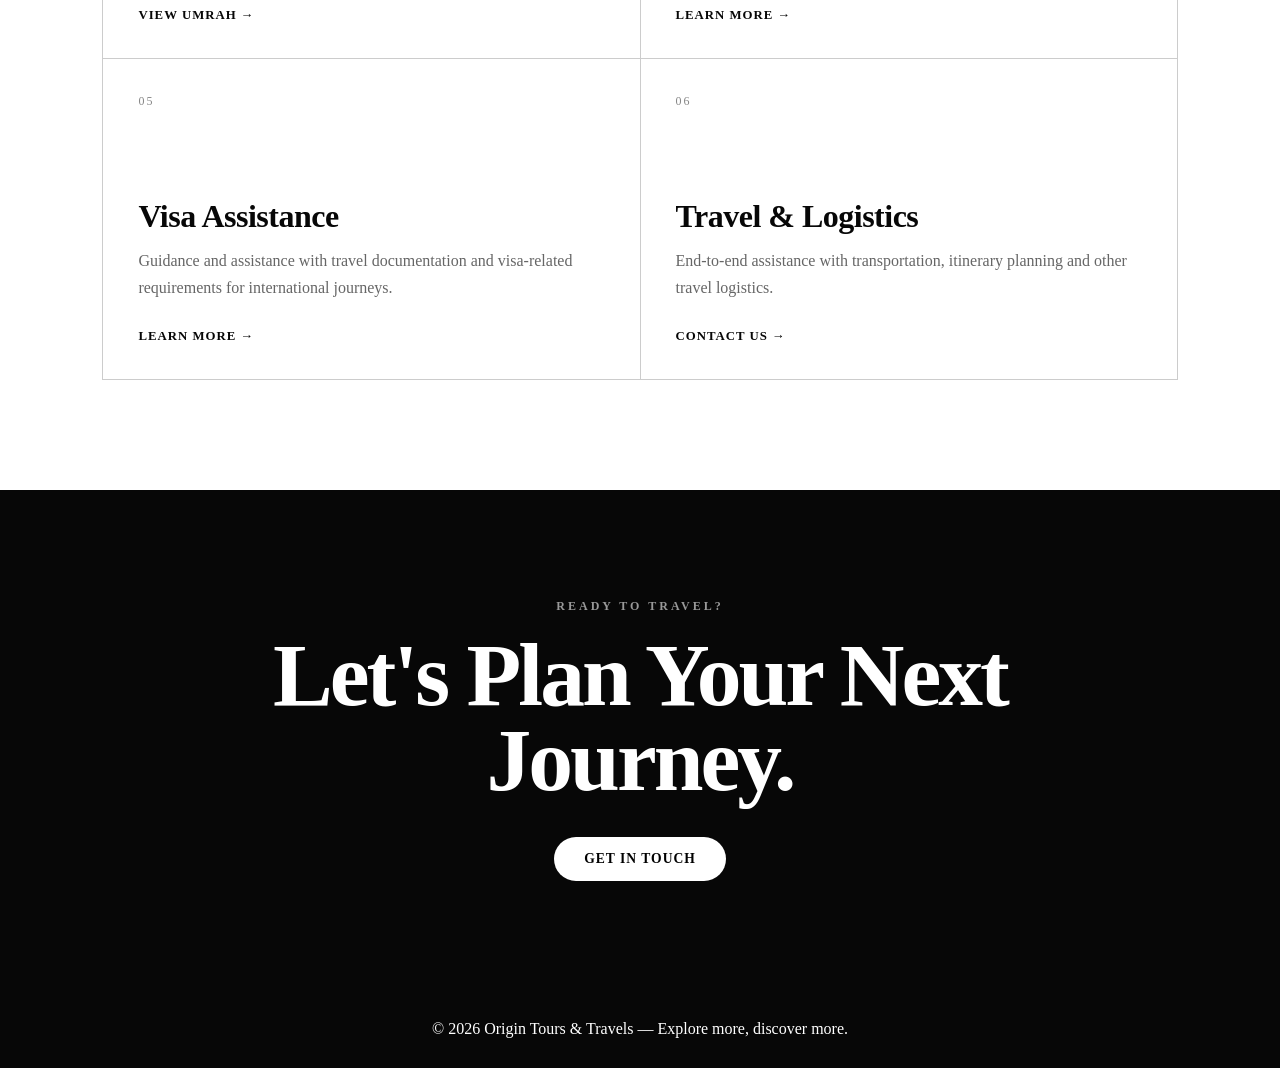
<file: services.html>
<!DOCTYPE html>
<html lang="en">
<head>
    <meta charset="UTF-8">
    <meta name="viewport" content="width=device-width, initial-scale=1.0">

    <title>Origin — Services</title>

    <link rel="stylesheet" href="style.css">

    <style>
        @import url('https://fonts.googleapis.com/css2?family=Montserrat:ital,wght@1,200&display=swap');
        /* ========================================================
   SERVICES PAGE
======================================================== */
* {
    -webkit-user-drag: none;
  } 
.services-hero {
    min-height: 75vh;

    display: flex;
    align-items: center;

    padding: 160px 8% 100px;

    background-color: #070707;
    color: #ffffff;
}

.services-hero-content {
    max-width: 850px;
}

.services-label,
.section-label {
    margin-bottom: 18px;

    font-size: 0.75rem;
    font-weight: 700;

    letter-spacing: 3px;
    text-transform: uppercase;

    color: #999999;
}

.services-hero h1 {
    max-width: 800px;

    font-size: clamp(3rem, 7vw, 6.5rem);
    line-height: 0.95;
    font-weight: 700;

    letter-spacing: -3px;
}

.services-hero h1 span {
    display: block;
    color: #8f8f8f;
}

.services-intro {
    max-width: 620px;

    margin-top: 35px;

    font-size: 1.05rem;
    line-height: 1.8;

    color: #cfcfcf;
}


/* ========================================================
   SERVICES SECTION
======================================================== */

.services-section {
    background-color: #ffffff;
    color: #070707;

    padding: 110px 8%;
}

.services-heading {
    max-width: 700px;

    margin-bottom: 70px;
}

.services-heading h2 {
    font-size: clamp(2.5rem, 5vw, 4.5rem);
    line-height: 1;
    letter-spacing: -2px;
}


/* ========================================================
   SERVICES GRID
======================================================== */

.services-grid {
    display: grid;

    grid-template-columns: repeat(2, 1fr);

    gap: 1px;

    background-color: #cccccc;

    border: 1px solid #cccccc;
}


/* ========================================================
   SERVICE CARD
======================================================== */

.service-card {
    position: relative;

    min-height: 320px;

    padding: 35px;

    background-color: #ffffff;

    display: flex;
    flex-direction: column;
    justify-content: space-between;

    transition:
        background-color 0.3s ease,
        color 0.3s ease;
}

.service-card:hover {
    background-color: #070707;
    color: #ffffff;
}

.service-number {
    font-size: 0.75rem;

    letter-spacing: 2px;

    color: #888888;
}

.service-card-content {
    max-width: 500px;
}

.service-card h3 {
    margin-bottom: 15px;

    font-size: 2rem;

    line-height: 1;

    letter-spacing: -0.5px;
}

.service-card p {
    margin-bottom: 25px;

    color: #666666;

    line-height: 1.7;
}

.service-card:hover p {
    color: #bbbbbb;
}

.service-card a {
    display: inline-block;

    color: inherit;

    text-decoration: none;

    font-size: 0.8rem;

    font-weight: 700;

    letter-spacing: 1px;

    text-transform: uppercase;
}

.service-card a:hover {
    text-decoration: underline;
}


/* ========================================================
   SERVICES CTA
======================================================== */

.services-cta {
    min-height: 500px;

    padding: 100px 8%;

    background-color: #070707;
    color: #ffffff;

    display: flex;
    align-items: center;
    justify-content: center;

    text-align: center;
}

.services-cta h2 {
    max-width: 800px;

    margin-bottom: 35px;

    font-size: clamp(3rem, 7vw, 6rem);
    line-height: 0.95;

    letter-spacing: -3px;
}

.services-btn {
    display: inline-block;

    padding: 14px 30px;

    background-color: #ffffff;
    color: #000000;

    border-radius: 30px;

    text-decoration: none;

    font-size: 0.85rem;
    font-weight: 700;

    letter-spacing: 1px;
    text-transform: uppercase;

    transition: transform 0.2s ease;
}

.services-btn:hover {
    transform: translateY(-3px);
}


/* ========================================================
   SERVICES PAGE RESPONSIVE
======================================================== */

@media (max-width: 700px) {

    .services-hero {
        min-height: 65vh;

        padding: 140px 6% 80px;
    }

    .services-hero h1 {
        letter-spacing: -1.5px;
    }

    .services-intro {
        font-size: 0.95rem;
    }

    .services-section {
        padding: 80px 6%;
    }

    .services-heading {
        margin-bottom: 45px;
    }

    .services-grid {
        grid-template-columns: 1fr;
    }

    .service-card {
        min-height: 280px;

        padding: 28px;
    }

    .service-card h3 {
        font-size: 1.7rem;
    }

    .services-cta {
        min-height: 400px;

        padding: 80px 6%;
    }

}   
    </style>
</head>

<body>

    <!-- =========================
         NAVBAR
    ========================== -->

    <header class="navbar">

        <div class="logo">
            Origin
        </div>

        <nav class="nav-links">

            <div class="nav-item">
                <a href="index.html" class="nav-link">Home</a>
            </div>

            <div class="nav-item">
                <a href="Destination.html" class="nav-link">Destination</a>
            </div>

            <div class="nav-item has-dropdown">

                <a href="tours.html" class="nav-link">
                    Tours
                </a>

                <div class="dropdown">
                    <a href="Internationaltours.html">International Tours</a>
                    <a href="Domestictours.html">Domestic Tours</a>
                </div>

            </div>

            <div class="nav-item has-dropdown">

                <a href="Umrah.html" class="nav-link">
                    Umrah
                </a>

                <div class="dropdown">
                    <a href="Umrah.html">Economy Umrah</a>
                    <a href="Umrah.html">VIP Umrah</a>
                </div>

            </div>

            <div class="nav-item">
                <a href="services.html" class="nav-link">
                    Services
                </a>
            </div>

            <div class="nav-item has-dropdown">

                <a href="contact.html" class="nav-link">
                    Contact
                </a>

                <div class="dropdown">
                    <a href="contact.html">Contact Page</a>
                    <a href="mailto:Originsoftware@gmail.com">Email</a>
                    <a href="https://www.instagram.com/originsoftwares" target="_blank">
                        Instagram
                    </a>
                </div>

            </div>

            <div class="nav-item">
                <a href="about.html" class="nav-link">
                    About Us
                </a>
            </div>

        </nav>

        <button class="nav-btn">
            Register Now
        </button>

    </header>


    <!-- =========================
         SERVICES HERO
    ========================== -->

    <main>

        <section class="services-hero">

            <div class="services-hero-content">

                <p class="services-label">
                    OUR SERVICES
                </p>

                <h1>
                    Travel Without
                    <span>Complications.</span>
                </h1>

                <p class="services-intro">
                    From flights and holiday packages to visa assistance
                    and Umrah arrangements, Origin helps you handle
                    every part of your journey from one place.
                </p>

            </div>

        </section>


        <!-- =========================
             SERVICES
        ========================== -->

        <section class="services-section">

            <div class="services-heading">

                <p class="section-label">
                    WHAT WE DO
                </p>

                <h2>
                    Services Built Around
                    Your Journey
                </h2>

            </div>


            <div class="services-grid">

                <!-- SERVICE 01 -->

                <article class="service-card">

                    <span class="service-number">
                        01
                    </span>

                    <div class="service-card-content">

                        <h3>
                            International Tours
                        </h3>

                        <p>
                            Carefully planned international holiday
                            packages designed around destinations,
                            experiences and budgets.
                        </p>

                        <a href="Internationaltours.html">
                            Explore Tours →
                        </a>

                    </div>

                </article>


                <!-- SERVICE 02 -->

                <article class="service-card">

                    <span class="service-number">
                        02
                    </span>

                    <div class="service-card-content">

                        <h3>
                            Domestic Tours
                        </h3>

                        <p>
                            Discover destinations across India with
                            organized holiday packages, transportation
                            and itinerary planning.
                        </p>

                        <a href="Domestictours.html">
                            Explore Tours →
                        </a>

                    </div>

                </article>


                <!-- SERVICE 03 -->

                <article class="service-card">

                    <span class="service-number">
                        03
                    </span>

                    <div class="service-card-content">

                        <h3>
                            Umrah Packages
                        </h3>

                        <p>
                            Economy and VIP Umrah packages with
                            accommodation, travel arrangements and
                            support throughout your journey.
                        </p>

                        <a href="Umrah.html">
                            View Umrah →
                        </a>

                    </div>

                </article>


                <!-- SERVICE 04 -->

                <article class="service-card">

                    <span class="service-number">
                        04
                    </span>

                    <div class="service-card-content">

                        <h3>
                            Hajj Assistance
                        </h3>

                        <p>
                            Assistance with Hajj-related travel
                            arrangements, documentation and
                            journey planning.
                        </p>

                        <a href="#">
                            Learn More →
                        </a>

                    </div>

                </article>


                <!-- SERVICE 05 -->

                <article class="service-card">

                    <span class="service-number">
                        05
                    </span>

                    <div class="service-card-content">

                        <h3>
                            Visa Assistance
                        </h3>

                        <p>
                            Guidance and assistance with travel
                            documentation and visa-related
                            requirements for international journeys.
                        </p>

                        <a href="#">
                            Learn More →
                        </a>

                    </div>

                </article>


                <!-- SERVICE 06 -->

                <article class="service-card">

                    <span class="service-number">
                        06
                    </span>

                    <div class="service-card-content">

                        <h3>
                            Travel &amp; Logistics
                        </h3>

                        <p>
                            End-to-end assistance with transportation,
                            itinerary planning and other travel
                            logistics.
                        </p>

                        <a href="contact.html">
                            Contact Us →
                        </a>

                    </div>

                </article>

            </div>

        </section>


        <!-- =========================
             CTA
        ========================== -->

        <section class="services-cta">

            <div>

                <p class="section-label">
                    READY TO TRAVEL?
                </p>

                <h2>
                    Let's Plan Your
                    Next Journey.
                </h2>

                <a href="contact.html" class="services-btn">
                    Get in Touch
                </a>

            </div>

        </section>

    </main>


    <!-- =========================
         FOOTER
    ========================== -->

    <footer class="hero-footer">

        <p>
            © 2026 Origin Tours &amp; Travels — Explore more, discover more.
        </p>

    </footer>

</body>
</html>
</file>
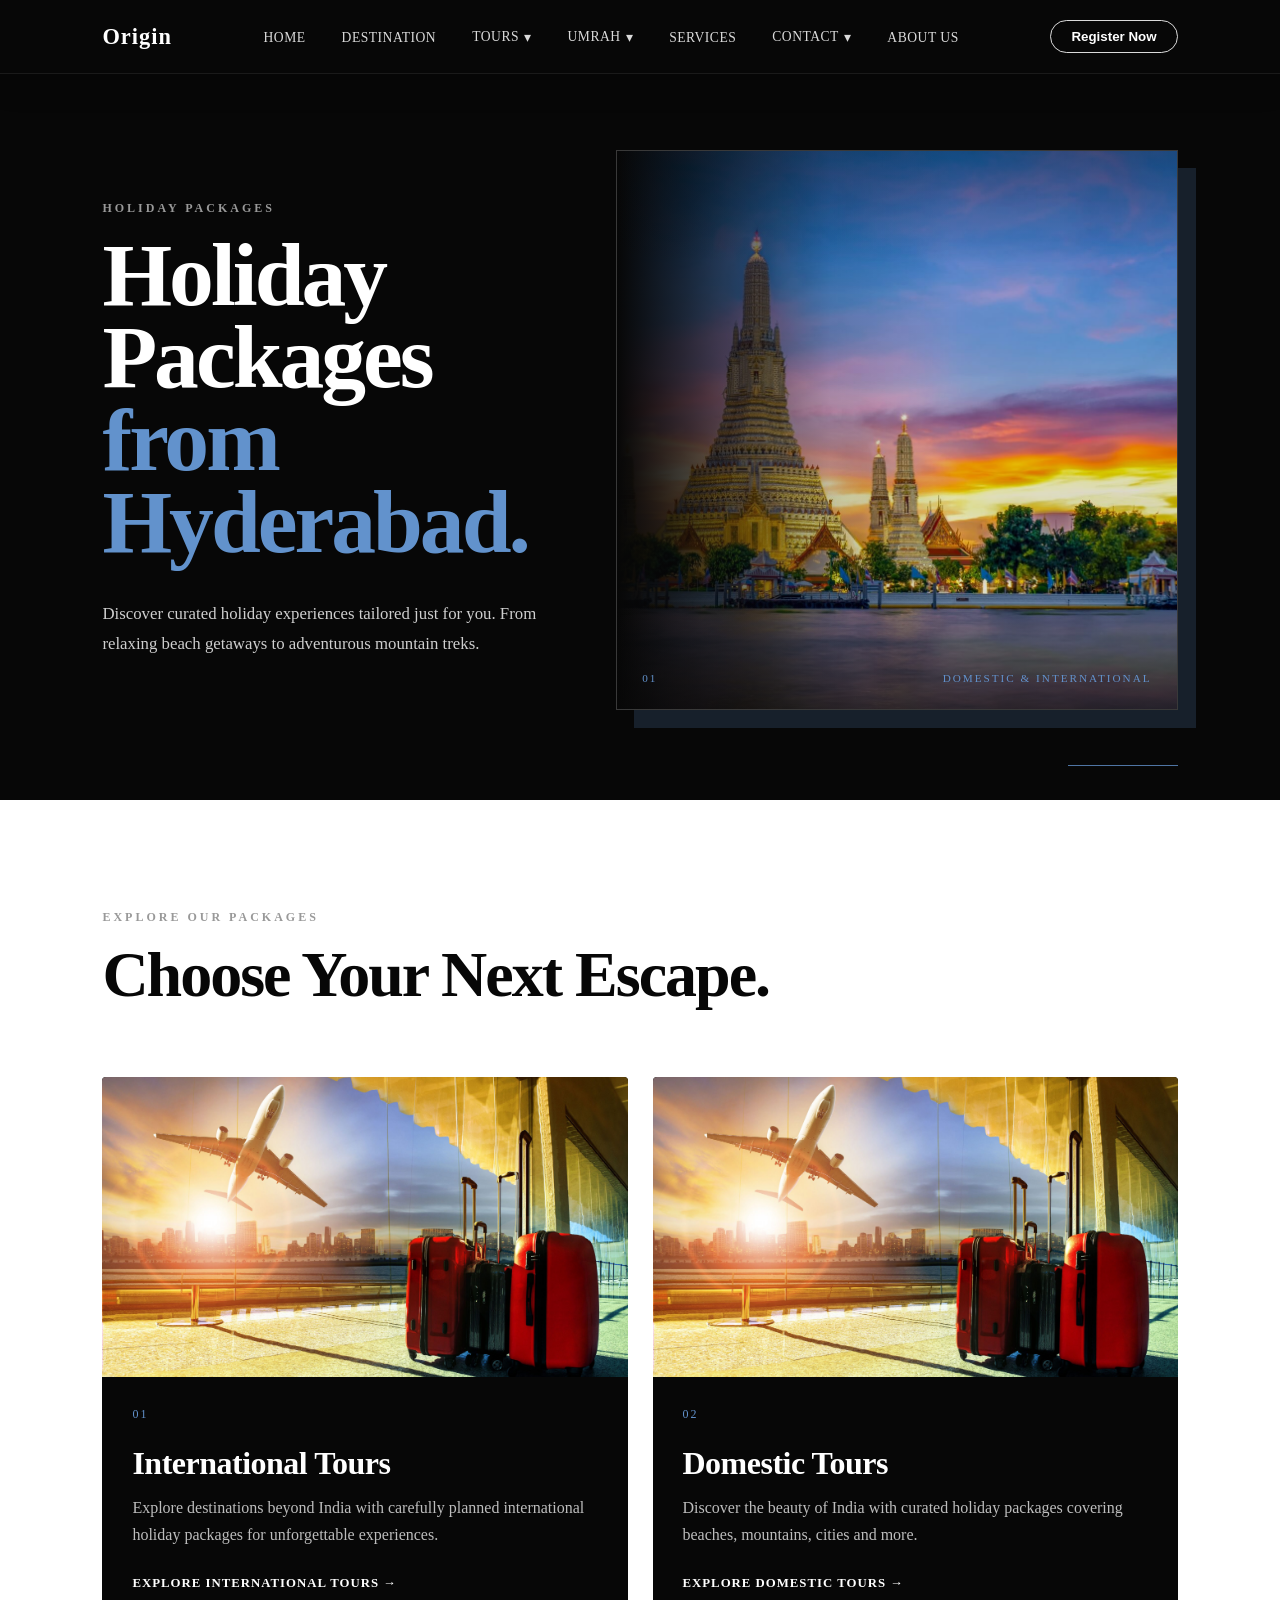
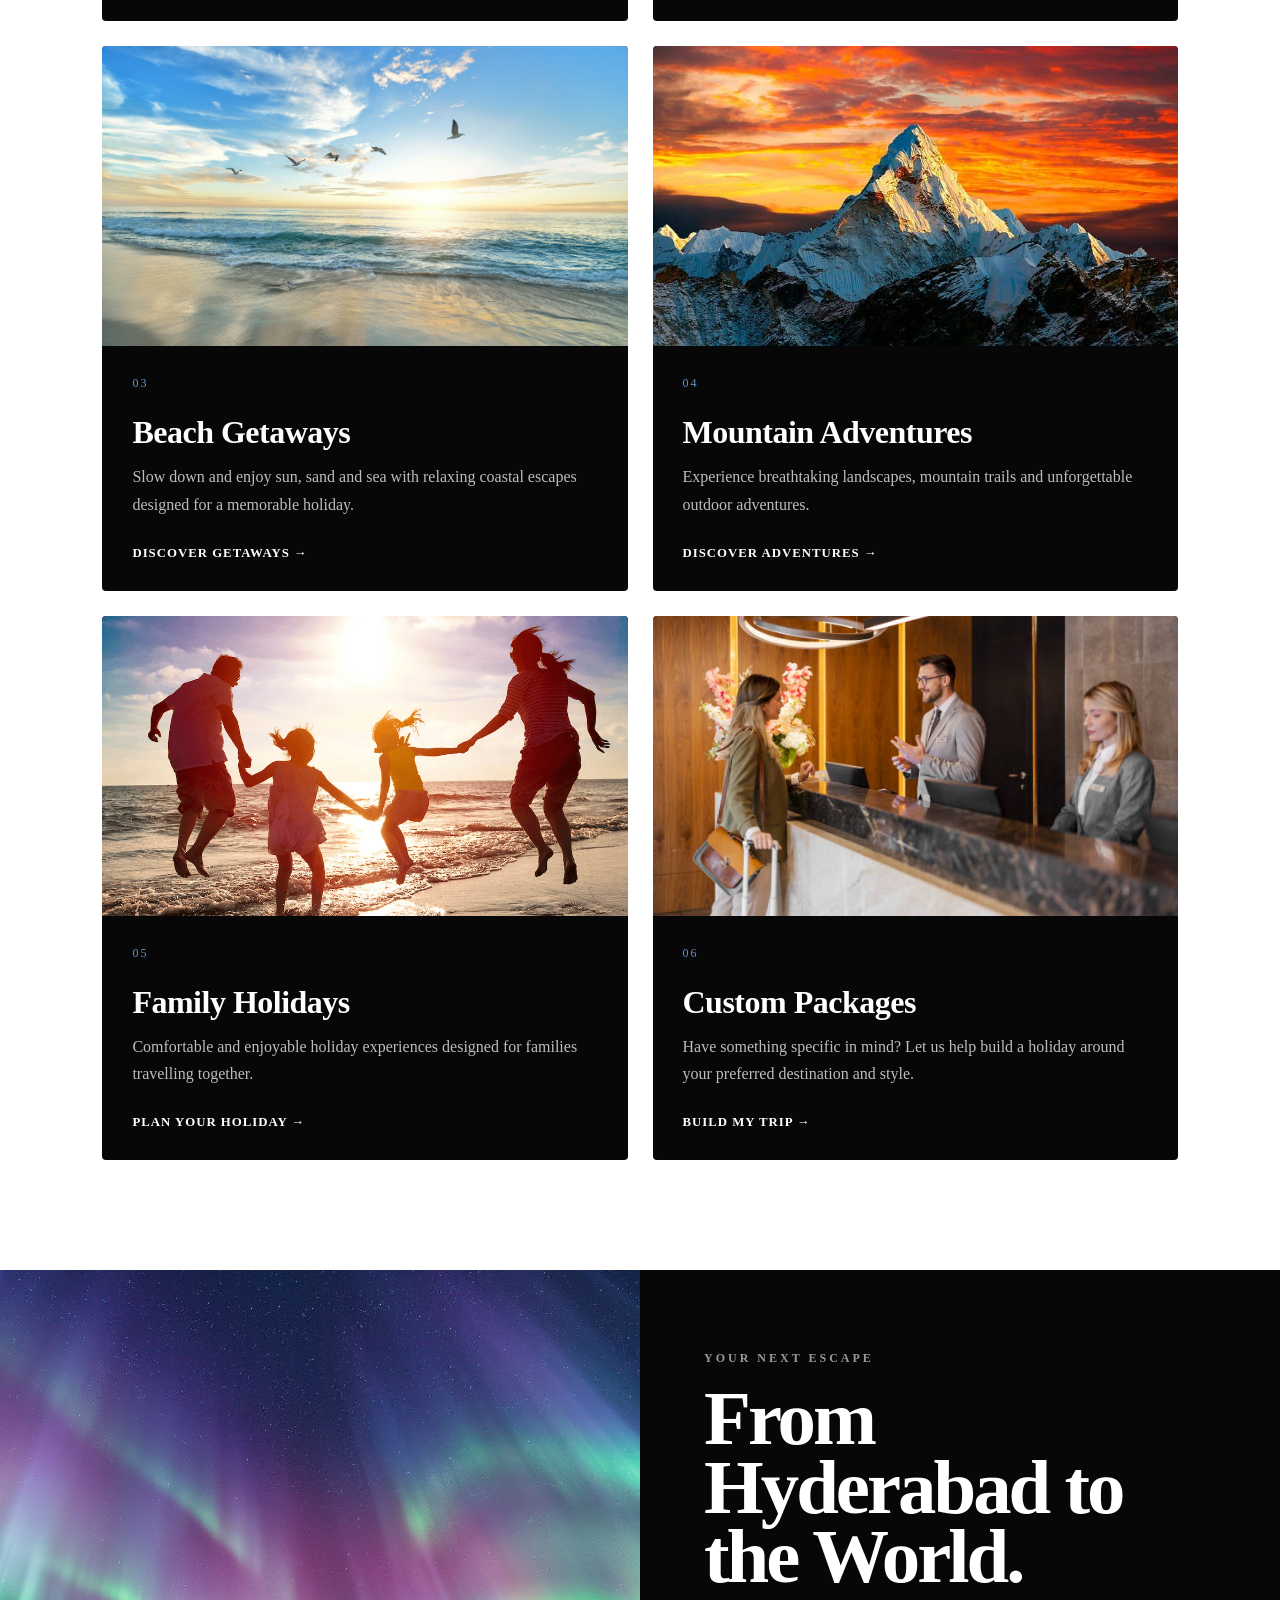
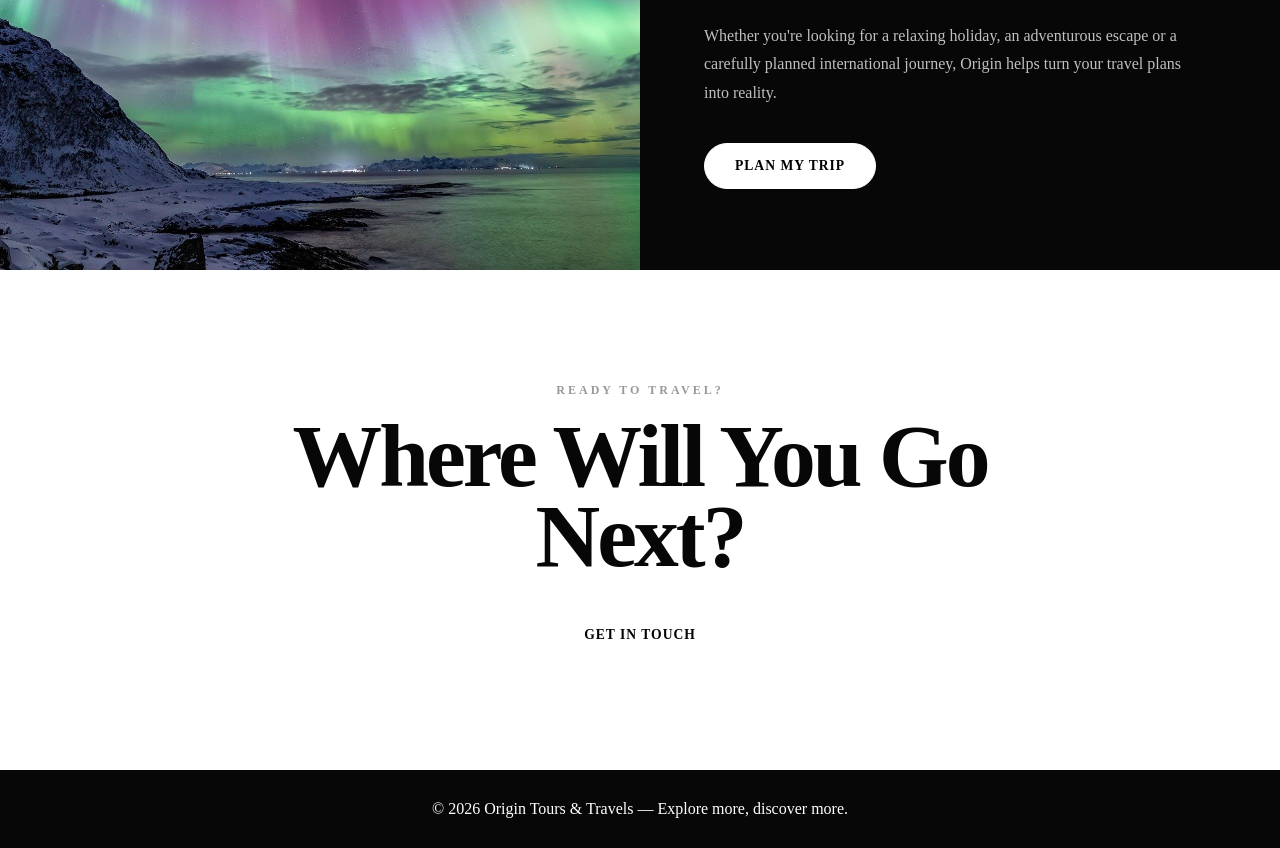
<file: tours.html>
<!DOCTYPE html>
<html lang="en">

<head>
    <meta charset="UTF-8">
    <meta name="viewport" content="width=device-width, initial-scale=1.0">

    <title>Origin — Tours</title>

    <link rel="stylesheet" href="style.css">

    <style>
        @import url('https://fonts.googleapis.com/css2?family=Montserrat:ital,wght@1,200&display=swap');

        /* ========================================================
           TOURS PAGE
        ======================================================== */
  * {
    -webkit-user-drag: none;
    } 
         :root {
            --tours-accent: #6292CC;
            --tours-accent-soft: rgba(98, 146, 204, 0.18);
                }
   
        /* ========================================================
           TOURS HERO
        ======================================================== */

        .tours-hero {
            position: relative;
            min-height: 75vh;
            display: grid;
            grid-template-columns: 45% 55%;
            align-items: center;
            padding: 150px 8% 90px;
            background-color: #070707;
            color: #ffffff;
            overflow: hidden;
        }

        .tours-hero::after {
            content: "";
            position: absolute;
            right: 8%;
            bottom: 34px;
            width: 110px;
            height: 1px;
            background: var(--tours-accent);
            opacity: 0.8;
        }

        .tours-hero-content {
            position: relative;
            z-index: 2;
            max-width: 800px;
        }

        .tours-hero h1 {
            max-width: 800px;
            font-size: clamp(3.2rem, 7vw, 6.5rem);
            line-height: 0.92;
            font-weight: 700;
            letter-spacing: -3px;
        }

        .tours-hero h1 span {
            display: block;
            color: var(--tours-accent);
        }

        .tours-intro {
            max-width: 620px;
            margin-top: 35px;
            font-size: 1.05rem;
            line-height: 1.8;
            color: #cfcfcf;
        }


        /* ========================================================
           TOURS HERO IMAGE
        ======================================================== */

        .tours-hero-visual {
            position: relative;
            height: 560px;
            margin-left: 30px;
            overflow: hidden;
            align-self: center;

            border: 1px solid rgba(255, 255, 255, 0.2);

            box-shadow:
                18px 18px 0 var(--tours-accent-soft);
        }

        .tours-hero-visual img {
            width: 100%;
            height: 100%;
            display: block;
            object-fit: cover;
            object-position: center;
            opacity: 0.9;
        }

        .tours-hero-visual::after {
            content: "";
            position: absolute;
            inset: 0;

            background: linear-gradient(
                to right,
                #070707 0%,
                rgba(7, 7, 7, 0.75) 12%,
                rgba(7, 7, 7, 0.15) 38%,
                transparent 60%
            );
        }

        .tours-hero-visual::before {
            content: "";
            position: absolute;
            inset: 0;
            z-index: 1;

            background: linear-gradient(
                to bottom,
                rgba(7, 7, 7, 0.35),
                transparent 20%,
                transparent 80%,
                rgba(7, 7, 7, 0.7)
            );
        }

        .tours-hero .hero-image-caption {
            position: absolute;
            z-index: 2;
            right: 25px;
            bottom: 25px;
            left: 25px;

            display: flex;
            justify-content: space-between;
            align-items: center;

            color: var(--tours-accent);

            font-size: 0.7rem;
            letter-spacing: 2px;
            text-transform: uppercase;
        }


        /* ========================================================
           TOURS SECTION
        ======================================================== */

        .tours-section {
            background-color: #ffffff;
            color: #070707;
            padding: 110px 8%;
        }

        .tours-section h2 {
            font-size: clamp(2.5rem, 5vw, 4.5rem);
            line-height: 1;
            letter-spacing: -2px;
            max-width: 700px;
            margin-bottom: 70px;
        }


        /* ========================================================
           TOURS GRID
        ======================================================== */

        .tours-grid {
            display: grid;
            grid-template-columns: repeat(2, 1fr);
            gap: 25px;
        }


        /* ========================================================
           TOUR CARD
        ======================================================== */

        .tour-card {
            background-color: #070707;
            color: #ffffff;
            border-radius: 4px;
            overflow: hidden;

            transition:
                transform 0.3s ease,
                box-shadow 0.3s ease;
        }

        .tour-card:hover {
            transform: translateY(-8px);

            box-shadow:
                0 20px 40px rgba(0, 0, 0, 0.18);
        }

        .tour-image {
            width: 100%;
            height: 300px;
            overflow: hidden;
        }

        .tour-image img {
            width: 100%;
            height: 100%;
            display: block;
            object-fit: cover;

            transition:
                transform 0.5s ease;
        }

        .tour-card:hover .tour-image img {
            transform: scale(1.06);
        }

        .tour-content {
            padding: 30px;
        }

        .tour-number {
            display: block;
            margin-bottom: 25px;

            color: var(--tours-accent);

            font-size: 0.75rem;
            letter-spacing: 2px;
        }

        .tour-content h3 {
            margin-bottom: 15px;

            font-size: 2rem;
            line-height: 1;
            letter-spacing: -0.5px;
        }

        .tour-content p {
            margin-bottom: 25px;

            color: #bdbdbd;

            line-height: 1.7;
        }

        .tour-content a {
            display: inline-block;

            color: #ffffff;

            text-decoration: none;

            font-size: 0.8rem;
            font-weight: 700;
            letter-spacing: 1px;
            text-transform: uppercase;
        }

        .tour-content a:hover {
            text-decoration: underline;
        }


        /* ========================================================
           FEATURED TOUR
        ======================================================== */

        .tour-feature {
            display: grid;

            grid-template-columns: 1fr 1fr;

            min-height: 600px;

            background-color: #070707;
            color: #ffffff;
        }

        .tour-feature-image {
            min-height: 600px;
        }

        .tour-feature-image img {
            width: 100%;
            height: 100%;

            display: block;

            object-fit: cover;
        }

        .tour-feature-content {
            padding: 80px 10%;

            display: flex;
            flex-direction: column;
            justify-content: center;
            align-items: flex-start;
        }

        .tour-feature-content h2 {
            max-width: 600px;

            margin-bottom: 30px;

            font-size: clamp(3rem, 6vw, 6rem);

            line-height: 0.9;
            letter-spacing: -3px;
        }

        .tour-feature-content p:not(.section-label) {
            max-width: 500px;

            margin-bottom: 35px;

            color: #c0c0c0;

            line-height: 1.8;
        }


        /* ========================================================
           TOURS CTA
        ======================================================== */

        .tours-cta {
            min-height: 500px;

            padding: 100px 8%;

            background-color: #ffffff;
            color: #070707;

            display: flex;
            flex-direction: column;
            align-items: center;
            justify-content: center;

            text-align: center;
        }

        .tours-cta h2 {
            max-width: 900px;

            margin-bottom: 35px;

            font-size: clamp(3rem, 7vw, 6rem);

            line-height: 0.9;
            letter-spacing: -3px;
        }


        /* ========================================================
           TOURS RESPONSIVE
        ======================================================== */

        @media (max-width: 1000px) {

            .tours-hero {
                grid-template-columns: 1fr 1fr;
            }

            .tours-hero-visual {
                height: 500px;
            }

            .tours-grid {
                grid-template-columns: 1fr;
            }

            .tour-feature {
                grid-template-columns: 1fr;
            }

            .tour-feature-image {
                min-height: 450px;
            }

        }


        @media (max-width: 700px) {

            .tours-hero {
                min-height: 75vh;

                grid-template-columns: 1fr;

                padding: 140px 6% 70px;
            }

            .tours-hero-content {
                z-index: 3;
            }

            .tours-hero h1 {
                letter-spacing: -2px;
            }

            .tours-intro {
                font-size: 0.95rem;
            }

            .tours-hero-visual {
                height: 400px;

                margin-left: 0;
                margin-top: 50px;
            }

            .tours-section {
                padding: 80px 6%;
            }

            .tours-heading {
                margin-bottom: 45px;
            }

            .tour-image {
                height: 240px;
            }

            .tour-feature-image {
                min-height: 350px;
            }

            .tour-feature-content {
                padding: 70px 6%;
            }

            .tours-cta {
                min-height: 400px;
                padding: 80px 6%;
            }

        }
    </style>
</head>

<body>

    <!-- ========================================================
         NAVBAR
    ========================================================= -->

    <header class="navbar">

        <div class="logo">
            Origin
        </div>

        <nav class="nav-links">

            <div class="nav-item">

                <a href="index.html" class="nav-link">
                    Home
                </a>

            </div>

            <div class="nav-item">

                <a href="Destination.html" class="nav-link">
                    Destination
                </a>

            </div>

            <div class="nav-item has-dropdown">

                <a href="tours.html" class="nav-link">
                    Tours
                </a>

                <div class="dropdown">

                    <a href="Internationaltours.html">
                        International Tours
                    </a>

                    <a href="Domestictours.html">
                        Domestic Tours
                    </a>

                </div>

            </div>

            <div class="nav-item has-dropdown">

                <a href="Umrah.html" class="nav-link">
                    Umrah
                </a>

                <div class="dropdown">

                    <a href="Umrah.html">
                        Economy Umrah
                    </a>

                    <a href="Umrah.html">
                        VIP Umrah
                    </a>

                </div>

            </div>

            <div class="nav-item">

                <a href="services.html" class="nav-link">
                    Services
                </a>

            </div>

            <div class="nav-item has-dropdown">

                <a href="contact.html" class="nav-link">
                    Contact
                </a>

                <div class="dropdown">

                    <a href="contact.html">
                        Contact Page
                    </a>

                    <a href="mailto:Originsoftware@gmail.com">
                        Email
                    </a>

                    <a
                        href="https://www.instagram.com/originsoftwares"
                        target="_blank"
                    >
                        Instagram
                    </a>

                </div>

            </div>

            <div class="nav-item">

                <a href="about.html" class="nav-link">
                    About Us
                </a>

            </div>

        </nav>

        <button class="nav-btn">
            Register Now
        </button>

    </header>


    <!-- ========================================================
         MAIN
    ========================================================= -->

    <main>

        <!-- ====================================================
             TOURS HERO
        ===================================================== -->

        <section class="tours-hero">

            <div class="tours-hero-content">

                <p class="section-label">
                    HOLIDAY PACKAGES
                </p>

                <h1>
                    Holiday Packages
                    <span>from Hyderabad.</span>
                </h1>

                <p class="tours-intro">
                    Discover curated holiday experiences tailored just for you.
                    From relaxing beach getaways to adventurous mountain treks.
                </p>

            </div>

            <div class="tours-hero-visual">

                <img
                    src="New folder/Tour.jpg"
                    alt="Holiday travel destination"
                >

                <div class="hero-image-caption">

                    <span>
                        01
                    </span>

                    <span>
                        DOMESTIC &amp; INTERNATIONAL
                    </span>

                </div>

            </div>

        </section>


        <!-- ====================================================
             TOUR TYPES
        ===================================================== -->

        <section class="tours-section">

            <div class="tours-heading">

                <p class="section-label">
                    EXPLORE OUR PACKAGES
                </p>

                <h2>
                    Choose Your
                    Next Escape.
                </h2>

            </div>

            <div
                class="tours-grid"
                id="tours-container"
            >

                <!-- INTERNATIONAL -->

                <article class="tour-card">

                    <div class="tour-image">

                        <img
                            src="New folder/Tour.3.jpg"
                            alt="International holiday"
                        >

                    </div>

                    <div class="tour-content">

                        <span class="tour-number">
                            01
                        </span>

                        <h3>
                            International Tours
                        </h3>

                        <p>
                            Explore destinations beyond India with
                            carefully planned international holiday
                            packages for unforgettable experiences.
                        </p>

                        <a href="Internationaltours.html">
                            Explore International Tours &rarr;
                        </a>

                    </div>

                </article>


                <!-- DOMESTIC -->

                <article class="tour-card">

                    <div class="tour-image">

                        <img
                            src="New folder/Tour.3.jpg"
                            alt="Domestic holiday in India"
                        >

                    </div>

                    <div class="tour-content">

                        <span class="tour-number">
                            02
                        </span>

                        <h3>
                            Domestic Tours
                        </h3>

                        <p>
                            Discover the beauty of India with
                            curated holiday packages covering
                            beaches, mountains, cities and more.
                        </p>

                        <a href="Domestictours.html">
                            Explore Domestic Tours &rarr;
                        </a>

                    </div>

                </article>


                <!-- BEACH -->

                <article class="tour-card">

                    <div class="tour-image">

                        <img
                            src="New folder/beach4.jpg"
                            alt="Beach holiday"
                        >

                    </div>

                    <div class="tour-content">

                        <span class="tour-number">
                            03
                        </span>

                        <h3>
                            Beach Getaways
                        </h3>

                        <p>
                            Slow down and enjoy sun, sand and sea
                            with relaxing coastal escapes designed
                            for a memorable holiday.
                        </p>

                        <a href="Internationaltours.html">
                            Discover Getaways &rarr;
                        </a>

                    </div>

                </article>


                <!-- ADVENTURE -->

                <article class="tour-card">

                    <div class="tour-image">

                        <img
                            src="New folder/Mountain.jpg"
                            alt="Mountain adventure"
                        >

                    </div>

                    <div class="tour-content">

                        <span class="tour-number">
                            04
                        </span>

                        <h3>
                            Mountain Adventures
                        </h3>

                        <p>
                            Experience breathtaking landscapes,
                            mountain trails and unforgettable
                            outdoor adventures.
                        </p>

                        <a href="Domestictours.html">
                            Discover Adventures &rarr;
                        </a>

                    </div>

                </article>


                <!-- FAMILY -->

                <article class="tour-card">

                    <div class="tour-image">

                        <img
                            src="New folder/family.png"
                            alt="Family holiday"
                        >

                    </div>

                    <div class="tour-content">

                        <span class="tour-number">
                            05
                        </span>

                        <h3>
                            Family Holidays
                        </h3>

                        <p>
                            Comfortable and enjoyable holiday
                            experiences designed for families
                            travelling together.
                        </p>

                        <a href="contact.html">
                            Plan Your Holiday &rarr;
                        </a>

                    </div>

                </article>


                <!-- CUSTOM -->

                <article class="tour-card">

                    <div class="tour-image">

                        <img
                            src="New folder/Custom.jpg"
                            alt="Custom holiday planning"
                        >

                    </div>

                    <div class="tour-content">

                        <span class="tour-number">
                            06
                        </span>

                        <h3>
                            Custom Packages
                        </h3>

                        <p>
                            Have something specific in mind?
                            Let us help build a holiday around
                            your preferred destination and style.
                        </p>

                        <a href="contact.html">
                            Build My Trip &rarr;
                        </a>

                    </div>

                </article>

            </div>

        </section>


        <!-- ====================================================
             FEATURED TOUR
        ===================================================== -->

        <section class="tour-feature">

            <div class="tour-feature-image">

                <img
                    src="New folder/Northernlights.jpg"
                    alt="Northern lights"
                >

            </div>

            <div class="tour-feature-content">

                <p class="section-label">
                    YOUR NEXT ESCAPE
                </p>

                <h2>
                    From Hyderabad
                    to the World.
                </h2>

                <p>
                    Whether you're looking for a relaxing holiday,
                    an adventurous escape or a carefully planned
                    international journey, Origin helps turn your
                    travel plans into reality.
                </p>

                <a
                    href="contact.html"
                    class="home-btn"
                >
                    Plan My Trip
                </a>

            </div>

        </section>


        <!-- ====================================================
             CTA
        ===================================================== -->

        <section class="tours-cta">

            <p class="section-label">
                READY TO TRAVEL?
            </p>

            <h2>
                Where Will
                You Go Next?
            </h2>

            <a
                href="contact.html"
                class="home-btn"
            >
                Get in Touch
            </a>

        </section>

    </main>
                        

    <!-- ========================================================
         FOOTER
    ========================================================= -->

    <footer class="hero-footer">

        <p>
            &copy; 2026 Origin Tours &amp; Travels
            &mdash;
            Explore more, discover more.
        </p>

    </footer>

</body>

</html>
</file>
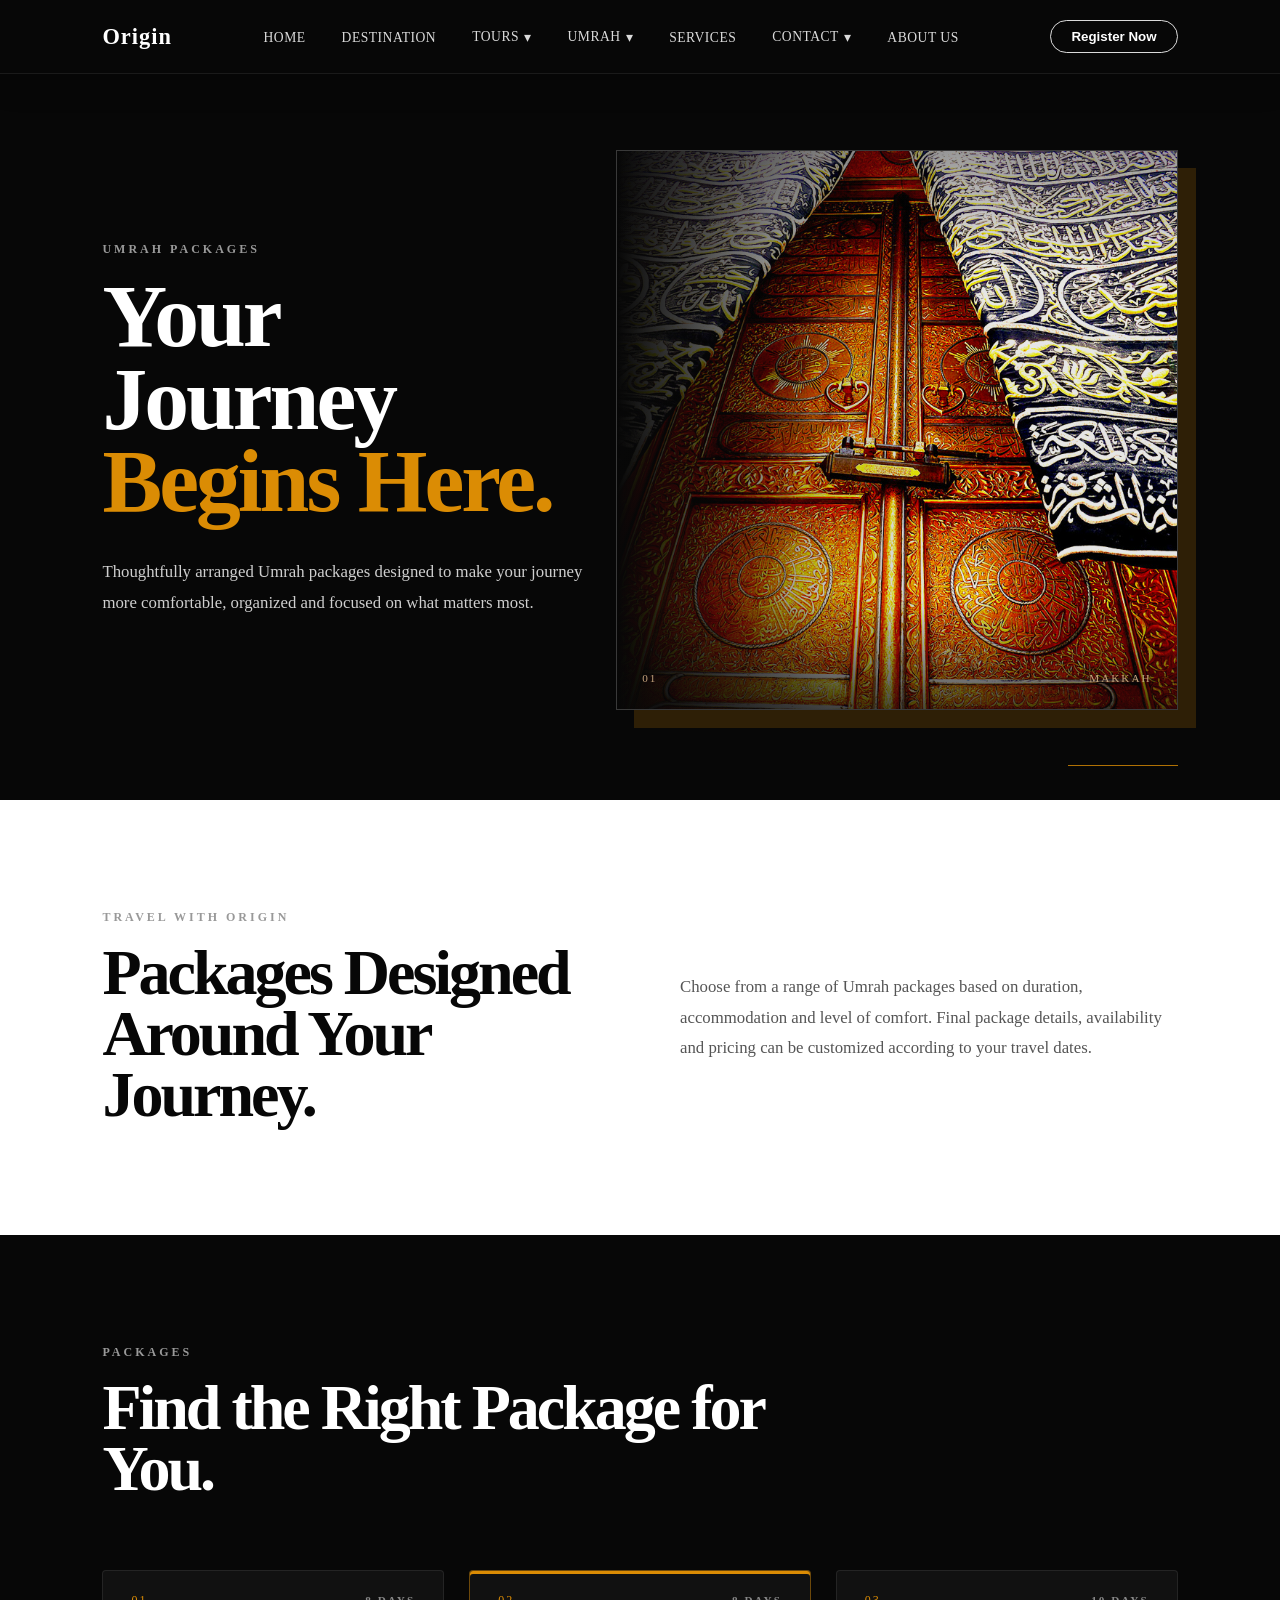
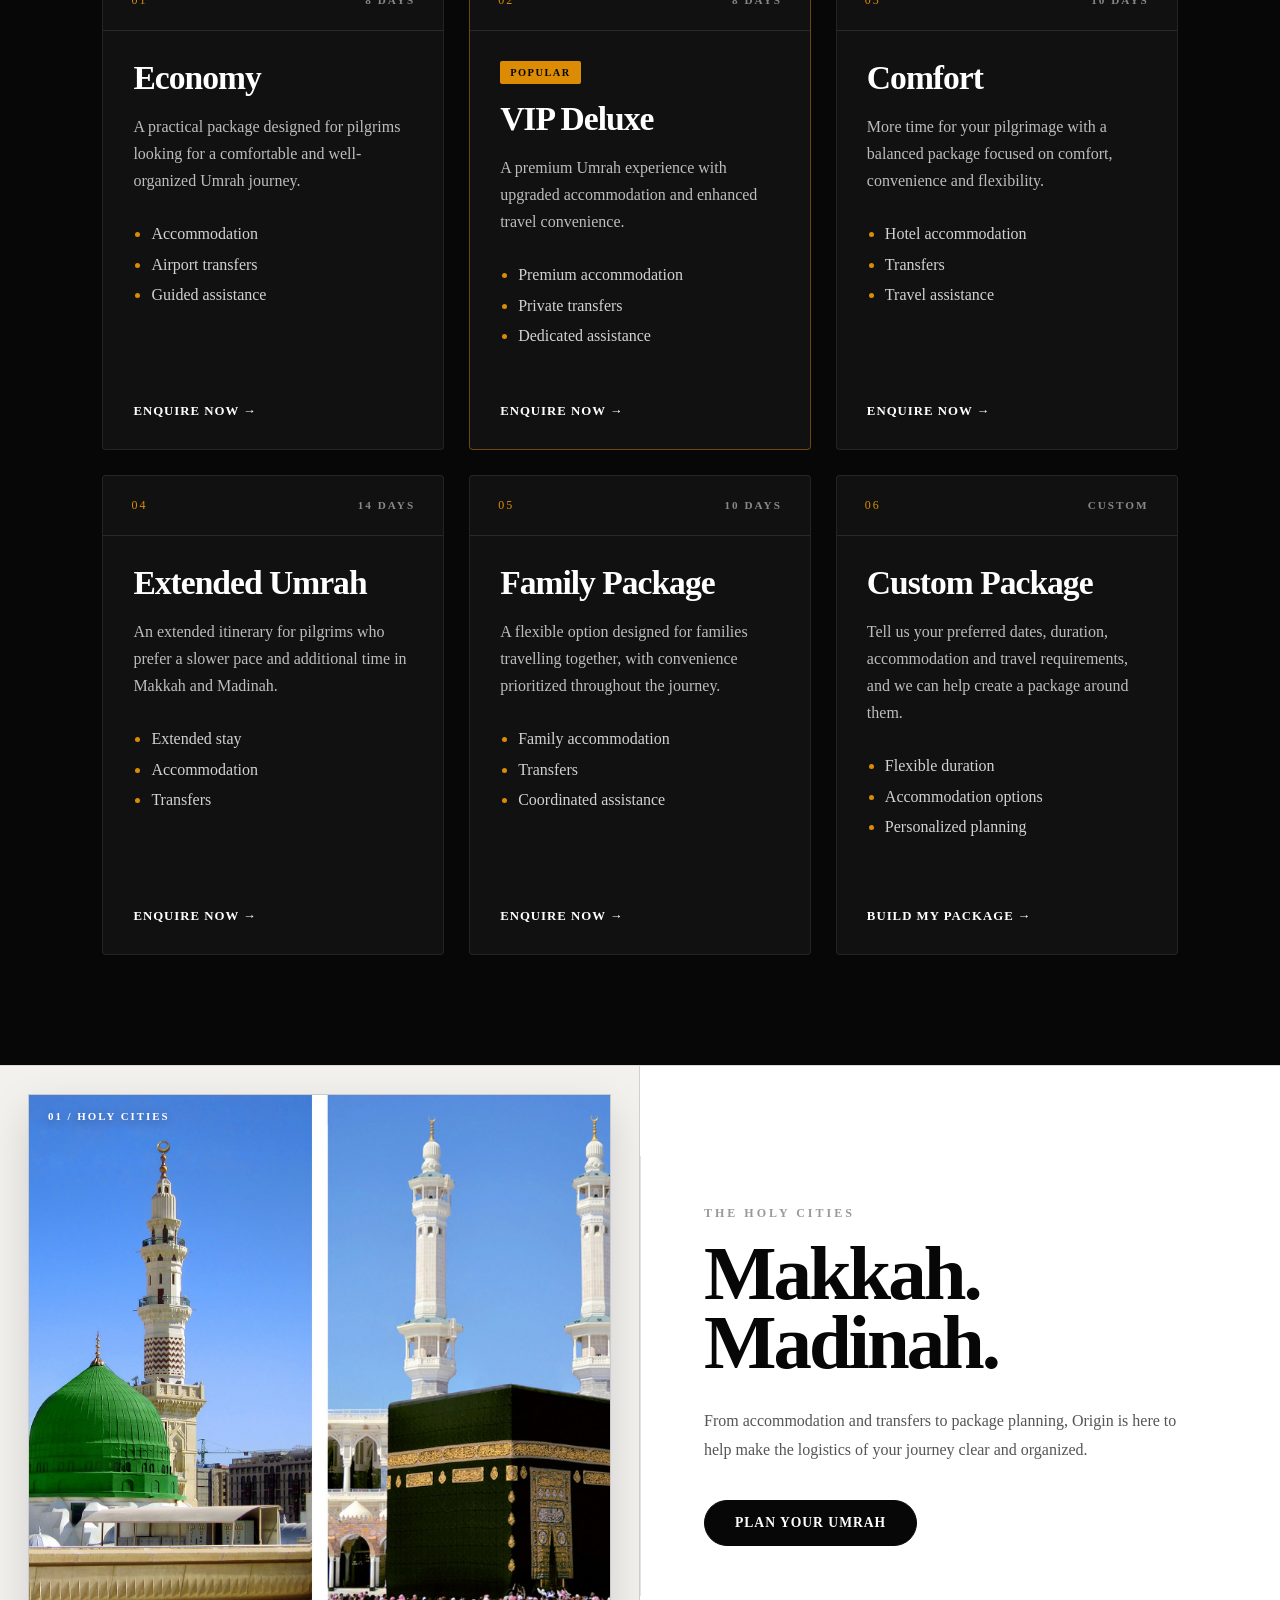
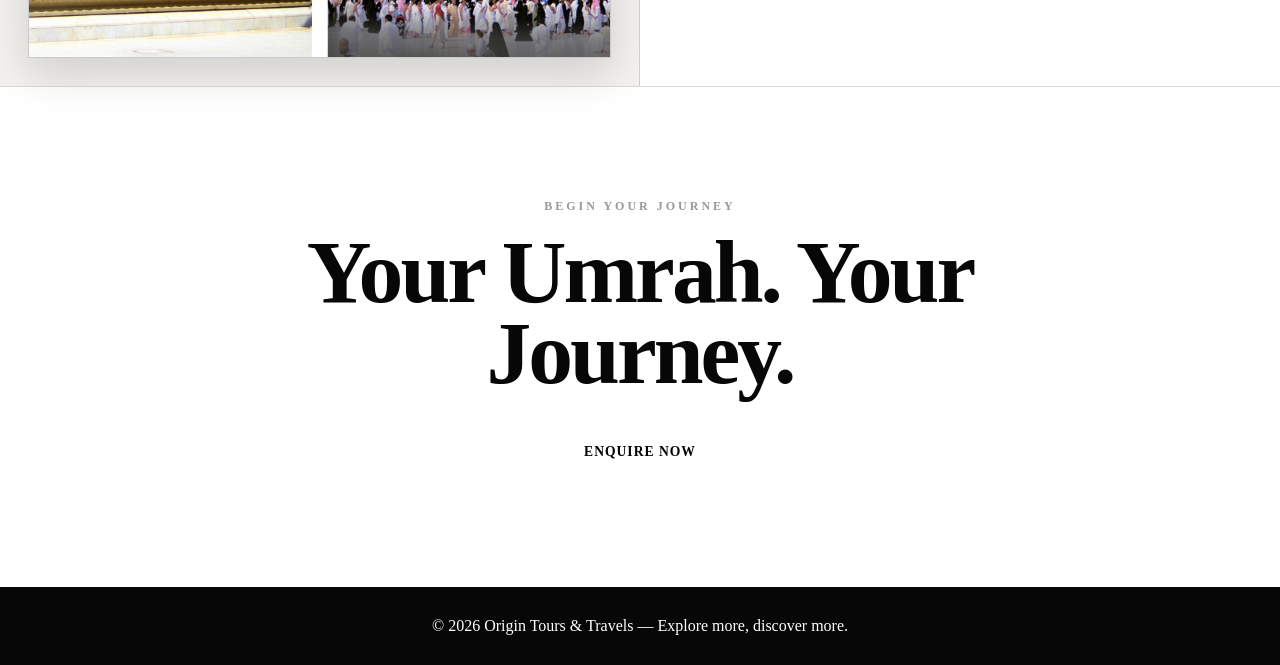
<file: Umrah.html>
<!DOCTYPE html>
<html lang="en">

<head>
    <meta charset="UTF-8">
    <meta name="viewport" content="width=device-width, initial-scale=1.0">

    <title>Origin — Umrah</title>

    <link rel="stylesheet" href="style.css">

    <style>
        @import url('https://fonts.googleapis.com/css2?family=Montserrat:ital,wght@1,200&display=swap');

        /* ========================================================
           UMRAH PAGE
        ======================================================== */
         * ,p{
               -webkit-user-drag: none;
        }
        :root {
            --umrah-sand: #db8c04;
            --umrah-sand-soft: rgba(219, 140, 4, 0.18);
        }


        /* ========================================================
           UMRAH HERO
        ======================================================== */

        .umrah-hero {
            position: relative;

            min-height: 75vh;

            display: grid;
            grid-template-columns: 45% 55%;
            align-items: center;

            padding: 150px 8% 90px;

            background: #070707;
            color: #ffffff;

            overflow: hidden;
        }

        .umrah-hero::after {
            content: "";

            position: absolute;

            right: 8%;
            bottom: 34px;

            width: 110px;
            height: 1px;

            background: var(--umrah-sand);

            opacity: 0.8;
        }

        .umrah-hero-content {
            position: relative;

            z-index: 2;

            max-width: 800px;
        }

        .umrah-hero h1 {
            max-width: 800px;

            font-size: clamp(3.2rem, 7vw, 6.5rem);

            line-height: 0.92;
            letter-spacing: -3px;
        }

        .umrah-hero h1 span {
            display: block;

            color: var(--umrah-sand);
        }

        .umrah-intro {
            max-width: 620px;

            margin-top: 35px;

            color: #cfcfcf;

            font-size: 1.05rem;
            line-height: 1.8;
        }


        /* ========================================================
           UMRAH HERO IMAGE
        ======================================================== */

        .umrah-hero-visual {
            position: relative;

            height: 560px;

            margin-left: 30px;

            overflow: hidden;

            align-self: center;

            border: 1px solid rgba(255, 255, 255, 0.2);

            box-shadow:
                18px 18px 0 var(--umrah-sand-soft);
        }

        .umrah-hero-visual img {
            width: 100%;
            height: 100%;

            display: block;

            object-fit: cover;
            object-position: center;

            opacity: 0.9;
        }

        .umrah-hero-visual::after {
            content: "";

            position: absolute;

            inset: 0;

            background: linear-gradient(
                to right,
                #070707 0%,
                rgba(7, 7, 7, 0.75) 12%,
                rgba(7, 7, 7, 0.15) 38%,
                transparent 60%
            );
        }

        .umrah-hero-visual::before {
            content: "";

            position: absolute;

            inset: 0;

            z-index: 1;

            background: linear-gradient(
                to bottom,
                rgba(7, 7, 7, 0.35),
                transparent 20%,
                transparent 80%,
                rgba(7, 7, 7, 0.7)
            );
        }


        /* ========================================================
           UMRAH INTRO
        ======================================================== */

        .umrah-intro-section {
            display: grid;

            grid-template-columns: 1fr 1fr;
            gap: 80px;

            padding: 110px 8%;

            background: #ffffff;
            color: #070707;

            align-items: center;
        }

        .umrah-intro-heading {
            max-width: 700px;
        }

        .umrah-intro-heading h2 {
            font-size: clamp(2.8rem, 5vw, 5rem);

            line-height: 0.95;
            letter-spacing: -3px;
        }

        .umrah-intro-text {
            max-width: 550px;
        }

        .umrah-intro-text p {
            color: #555555;

            font-size: 1.05rem;
            line-height: 1.8;
        }


        /* ========================================================
           UMRAH PACKAGES
        ======================================================== */

        .umrah-packages-section {
            padding: 110px 8%;

            background: #070707;
            color: #ffffff;
        }

        .umrah-packages-heading {
            max-width: 750px;

            margin-bottom: 70px;
        }

        .umrah-packages-heading h2 {
            font-size: clamp(2.8rem, 5vw, 5rem);

            line-height: 0.95;
            letter-spacing: -3px;
        }

        .umrah-packages-grid {
            display: grid;

            grid-template-columns: repeat(3, 1fr);

            gap: 25px;
        }


        /* ========================================================
           UMRAH CARD
        ======================================================== */

        .umrah-card {
            display: flex;
            flex-direction: column;

            min-height: 480px;

            background: #111111;
            color: #ffffff;

            border: 1px solid rgba(255, 255, 255, 0.08);

            border-radius: 4px;

            overflow: hidden;

            transition:
                transform 0.3s ease,
                box-shadow 0.3s ease,
                border-color 0.3s ease;
        }

        .umrah-card:hover {
            transform: translateY(-8px);

            border-color: rgba(219, 140, 4, 0.5);

            box-shadow:
                0 20px 40px rgba(0, 0, 0, 0.25);
        }

        .umrah-card-top {
            display: flex;

            justify-content: space-between;
            align-items: center;

            padding: 22px 28px;

            border-bottom: 1px solid rgba(255, 255, 255, 0.1);
        }

        .umrah-number {
            color: var(--umrah-sand);

            font-size: 0.75rem;
            letter-spacing: 2px;
        }

        .umrah-duration {
            color: #888888;

            font-size: 0.7rem;
            font-weight: 700;
            letter-spacing: 2px;
        }

        .umrah-card-content {
            flex: 1;

            padding: 30px;

            display: flex;
            flex-direction: column;
        }

        .package-badge {
            display: inline-block;

            align-self: flex-start;

            margin-bottom: 18px;

            padding: 6px 10px;

            background: var(--umrah-sand);
            color: #070707;

            font-size: 0.65rem;
            font-weight: 700;
            letter-spacing: 1.5px;

            border-radius: 2px;
        }

        .umrah-card-content h3 {
            margin-bottom: 18px;

            font-size: 2.1rem;

            line-height: 1;
            letter-spacing: -1px;
        }

        .umrah-card-content p {
            margin-bottom: 25px;

            color: #bdbdbd;

            line-height: 1.7;
        }

        .umrah-card-content ul {
            margin: 0 0 30px;

            padding-left: 18px;

            color: #d2d2d2;

            line-height: 1.9;
        }

        .umrah-card-content li::marker {
            color: var(--umrah-sand);
        }

        .umrah-card-content a {
            margin-top: auto;

            color: #ffffff;

            text-decoration: none;

            font-size: 0.8rem;
            font-weight: 700;
            letter-spacing: 1px;
            text-transform: uppercase;
        }

        .umrah-card-content a:hover {
            text-decoration: underline;
        }


        /* ========================================================
           FEATURED UMRAH CARD
        ======================================================== */

        .featured-umrah {
            border-color: rgba(219, 140, 4, 0.45);

            box-shadow:
                inset 0 3px 0 var(--umrah-sand);
        }


        /* ========================================================
           UMRAH FEATURE
        ======================================================== */

        .umrah-feature {
            display: grid;

            grid-template-columns: 1fr 1fr;

            min-height: 620px;

            background: #ffffff;
            color: #070707;

            border-top: 1px solid #d9d9d9;
            border-bottom: 1px solid #d9d9d9;
        }


        /* ========================================================
           UMRAH FEATURE IMAGE PANEL
        ======================================================== */

        .umrah-feature-image {
            position: relative;

            min-height: 620px;

            padding: 28px;

            background: #f2f1ee;

            border-right: 1px solid #d2d0cb;

            display: flex;
            align-items: stretch;
        }

        .umrah-feature-image::before {
            content: "01 / HOLY CITIES";

            position: absolute;

            top: 44px;
            left: 48px;

            z-index: 2;

            color: #ffffff;

            font-size: 0.68rem;
            font-weight: 700;
            letter-spacing: 2px;
            text-transform: uppercase;

            text-shadow:
                0 2px 10px rgba(0, 0, 0, 0.35);
        }

        .umrah-feature-image img {
            width: 100%;
            height: 100%;

            display: block;

            object-fit: cover;
            object-position: center;

            border: 1px solid rgba(7, 7, 7, 0.16);

            box-shadow:
                0 16px 40px rgba(7, 7, 7, 0.14);
        }


        /* ========================================================
           UMRAH FEATURE CONTENT
        ======================================================== */

        .umrah-feature-content {
            position: relative;

            padding: 90px 10%;

            display: flex;
            flex-direction: column;
            justify-content: center;
            align-items: flex-start;

            background: #ffffff;
            color: #070707;
        }

        .umrah-feature-content::before {
            content: "";

            position: absolute;

            top: 90px;
            bottom: 90px;
            left: 0;

            width: 1px;

            background: #e2e2e2;
        }

        .umrah-feature-content h2 {
            max-width: 600px;

            margin-bottom: 30px;

            font-size: clamp(3rem, 6vw, 6rem);

            line-height: 0.9;
            letter-spacing: -3px;
        }

        .umrah-feature-content p:not(.section-label) {
            max-width: 500px;

            margin-bottom: 35px;

            color: #555555;

            line-height: 1.8;
        }

        .umrah-feature-content .home-btn {
            background: #070707;
            color: #ffffff;
            border-color: #070707;
        }

        .umrah-feature-content .home-btn:hover {
            background: var(--umrah-sand);
            color: #070707;
            border-color: var(--umrah-sand);
        }


        /* ========================================================
           UMRAH CTA
        ======================================================== */

        .umrah-cta {
            min-height: 500px;

            padding: 100px 8%;

            background: #ffffff;
            color: #070707;

            display: flex;
            flex-direction: column;
            align-items: center;
            justify-content: center;

            text-align: center;
        }

        .umrah-cta h2 {
            max-width: 900px;

            margin-bottom: 35px;

            font-size: clamp(3rem, 7vw, 6rem);

            line-height: 0.9;
            letter-spacing: -3px;
        }


        /* ========================================================
           UMRAH RESPONSIVE
        ======================================================== */

        @media (max-width: 1100px) {

            .umrah-packages-grid {
                grid-template-columns: repeat(2, 1fr);
            }

        }


        @media (max-width: 1000px) {

            .umrah-feature {
                grid-template-columns: 1fr;
            }

            .umrah-feature-image {
                min-height: 450px;

                border-right: none;
                border-bottom: 1px solid #d2d0cb;
            }

            .umrah-feature-content::before {
                display: none;
            }

        }


        @media (max-width: 900px) {

            .umrah-intro-section {
                grid-template-columns: 1fr;

                gap: 40px;
            }

        }


        @media (max-width: 700px) {

            .umrah-hero {
                min-height: 75vh;

                grid-template-columns: 1fr;

                padding: 140px 6% 70px;
            }

            .umrah-hero-content {
                z-index: 3;
            }

            .umrah-hero h1 {
                letter-spacing: -2px;
            }

            .umrah-intro {
                font-size: 0.95rem;
            }

            .umrah-hero-visual {
                height: 400px;

                margin-left: 0;
                margin-top: 50px;
            }

            .umrah-intro-section {
                padding: 80px 6%;
            }

            .umrah-packages-section {
                padding: 80px 6%;
            }

            .umrah-packages-heading {
                margin-bottom: 45px;
            }

            .umrah-packages-grid {
                grid-template-columns: 1fr;
            }

            .umrah-card {
                min-height: 0;
            }

            .umrah-feature-image {
                min-height: 350px;

                padding: 18px;
            }

            .umrah-feature-image::before {
                top: 32px;
                left: 34px;
            }

            .umrah-feature-content {
                padding: 70px 6%;
            }

            .umrah-cta {
                min-height: 400px;

                padding: 80px 6%;
            }

        }
    </style>
    <script>
        document.addEventListener("dragstart", function (event) {
    const selection = window.getSelection();

    if (selection && !selection.isCollapsed) {
        event.preventDefault();
    }
}, true);
    </script>
</head>

<body>

    <!-- ========================================================
         NAVBAR
    ========================================================= -->

    <header class="navbar">

        <div class="logo">
            Origin
        </div>

        <nav class="nav-links">

            <div class="nav-item">

                <a href="index.html" class="nav-link">
                    Home
                </a>

            </div>

            <div class="nav-item">

                <a href="Destination.html" class="nav-link">
                    Destination
                </a>

            </div>

            <div class="nav-item has-dropdown">

                <a href="tours.html" class="nav-link">
                    Tours
                </a>

                <div class="dropdown">

                    <a href="Internationaltours.html">
                        International Tours
                    </a>

                    <a href="Domestictours.html">
                        Domestic Tours
                    </a>

                </div>

            </div>

            <div class="nav-item has-dropdown">

                <a href="Umrah.html" class="nav-link">
                    Umrah
                </a>

                <div class="dropdown">

                    <a href="Umrah.html">
                        Economy Umrah
                    </a>

                    <a href="Umrah.html">
                        VIP Umrah
                    </a>

                </div>

            </div>

            <div class="nav-item">

                <a href="services.html" class="nav-link">
                    Services
                </a>

            </div>

            <div class="nav-item has-dropdown">

                <a href="contact.html" class="nav-link">
                    Contact
                </a>

                <div class="dropdown">

                    <a href="contact.html">
                        Contact Page
                    </a>

                    <a href="mailto:Originsoftware@gmail.com">
                        Email
                    </a>

                    <a
                        href="https://www.instagram.com/originsoftwares"
                        target="_blank"
                    >
                        Instagram
                    </a>

                </div>

            </div>

            <div class="nav-item">

                <a href="about.html" class="nav-link">
                    About Us
                </a>

            </div>

        </nav>

        <button class="nav-btn">
            Register Now
        </button>

    </header>


    <!-- ========================================================
         MAIN
    ========================================================= -->

    <main>

        <!-- ====================================================
             UMRAH HERO
        ===================================================== -->

        <section class="umrah-hero">

            <div class="umrah-hero-content">

                <p class="section-label">
                    UMRAH PACKAGES
                </p>

                <h1>
                    Your Journey
                    <span>Begins Here.</span>
                </h1>

                <p class="umrah-intro">
                    Thoughtfully arranged Umrah packages designed
                    to make your journey more comfortable,
                    organized and focused on what matters most.
                </p>

            </div>


            <div class="umrah-hero-visual">

                <img
                    src="New folder/download.png"
                    alt="Umrah journey"
                >

                <div class="hero-image-caption">

                    <span>
                        01
                    </span>

                    <span>
                        MAKKAH
                    </span>

                </div>

            </div>

        </section>


        <!-- ====================================================
             INTRO
        ===================================================== -->

        <section class="umrah-intro-section">

            <div class="umrah-intro-heading">

                <p class="section-label">
                    TRAVEL WITH ORIGIN
                </p>

                <h2>
                    Packages Designed
                    Around Your Journey.
                </h2>

            </div>


            <div class="umrah-intro-text">

                <p>
                    Choose from a range of Umrah packages based on
                    duration, accommodation and level of comfort.
                    Final package details, availability and pricing
                    can be customized according to your travel dates.
                </p>

            </div>

        </section>


        <!-- ====================================================
             UMRAH PACKAGES
        ===================================================== -->

        <section class="umrah-packages-section">

            <div class="umrah-packages-heading">

                <p class="section-label">
                    PACKAGES
                </p>

                <h2>
                    Find the Right
                    Package for You.
                </h2>

            </div>


            <div class="umrah-packages-grid">

                <!-- PACKAGE 01 -->

                <article class="umrah-card">

                    <div class="umrah-card-top">

                        <span class="umrah-number">
                            01
                        </span>

                        <span class="umrah-duration">
                            8 DAYS
                        </span>

                    </div>

                    <div class="umrah-card-content">

                        <h3>
                            Economy
                        </h3>

                        <p>
                            A practical package designed for
                            pilgrims looking for a comfortable
                            and well-organized Umrah journey.
                        </p>

                        <ul>

                            <li>
                                Accommodation
                            </li>

                            <li>
                                Airport transfers
                            </li>

                            <li>
                                Guided assistance
                            </li>

                        </ul>

                        <a href="contact.html">
                            Enquire Now &rarr;
                        </a>

                    </div>

                </article>


                <!-- PACKAGE 02 -->

                <article class="umrah-card featured-umrah">

                    <div class="umrah-card-top">

                        <span class="umrah-number">
                            02
                        </span>

                        <span class="umrah-duration">
                            8 DAYS
                        </span>

                    </div>

                    <div class="umrah-card-content">

                        <span class="package-badge">
                            POPULAR
                        </span>

                        <h3>
                            VIP Deluxe
                        </h3>

                        <p>
                            A premium Umrah experience with
                            upgraded accommodation and enhanced
                            travel convenience.
                        </p>

                        <ul>

                            <li>
                                Premium accommodation
                            </li>

                            <li>
                                Private transfers
                            </li>

                            <li>
                                Dedicated assistance
                            </li>

                        </ul>

                        <a href="contact.html">
                            Enquire Now &rarr;
                        </a>

                    </div>

                </article>


                <!-- PACKAGE 03 -->

                <article class="umrah-card">

                    <div class="umrah-card-top">

                        <span class="umrah-number">
                            03
                        </span>

                        <span class="umrah-duration">
                            10 DAYS
                        </span>

                    </div>

                    <div class="umrah-card-content">

                        <h3>
                            Comfort
                        </h3>

                        <p>
                            More time for your pilgrimage with
                            a balanced package focused on comfort,
                            convenience and flexibility.
                        </p>

                        <ul>

                            <li>
                                Hotel accommodation
                            </li>

                            <li>
                                Transfers
                            </li>

                            <li>
                                Travel assistance
                            </li>

                        </ul>

                        <a href="contact.html">
                            Enquire Now &rarr;
                        </a>

                    </div>

                </article>


                <!-- PACKAGE 04 -->

                <article class="umrah-card">

                    <div class="umrah-card-top">

                        <span class="umrah-number">
                            04
                        </span>

                        <span class="umrah-duration">
                            14 DAYS
                        </span>

                    </div>

                    <div class="umrah-card-content">

                        <h3>
                            Extended Umrah
                        </h3>

                        <p>
                            An extended itinerary for pilgrims
                            who prefer a slower pace and additional
                            time in Makkah and Madinah.
                        </p>

                        <ul>

                            <li>
                                Extended stay
                            </li>

                            <li>
                                Accommodation
                            </li>

                            <li>
                                Transfers
                            </li>

                        </ul>

                        <a href="contact.html">
                            Enquire Now &rarr;
                        </a>

                    </div>

                </article>


                <!-- PACKAGE 05 -->

                <article class="umrah-card">

                    <div class="umrah-card-top">

                        <span class="umrah-number">
                            05
                        </span>

                        <span class="umrah-duration">
                            10 DAYS
                        </span>

                    </div>

                    <div class="umrah-card-content">

                        <h3>
                            Family Package
                        </h3>

                        <p>
                            A flexible option designed for families
                            travelling together, with convenience
                            prioritized throughout the journey.
                        </p>

                        <ul>

                            <li>
                                Family accommodation
                            </li>

                            <li>
                                Transfers
                            </li>

                            <li>
                                Coordinated assistance
                            </li>

                        </ul>

                        <a href="contact.html">
                            Enquire Now &rarr;
                        </a>

                    </div>

                </article>


                <!-- PACKAGE 06 -->

                <article class="umrah-card">

                    <div class="umrah-card-top">

                        <span class="umrah-number">
                            06
                        </span>

                        <span class="umrah-duration">
                            CUSTOM
                        </span>

                    </div>

                    <div class="umrah-card-content">

                        <h3>
                            Custom Package
                        </h3>

                        <p>
                            Tell us your preferred dates, duration,
                            accommodation and travel requirements,
                            and we can help create a package around them.
                        </p>

                        <ul>

                            <li>
                                Flexible duration
                            </li>

                            <li>
                                Accommodation options
                            </li>

                            <li>
                                Personalized planning
                            </li>

                        </ul>

                        <a href="contact.html">
                            Build My Package &rarr;
                        </a>

                    </div>

                </article>

            </div>

        </section>


        <!-- ====================================================
             MAKKAH / MADINAH
        ===================================================== -->

        <section class="umrah-feature">

            <div class="umrah-feature-image">

                <img
                    src="New folder/makkahandmadina.jpg"
                    alt="Makkah and Madinah"
                >

            </div>


            <div class="umrah-feature-content">

                <p class="section-label">
                    THE HOLY CITIES
                </p>

                <h2>
                    Makkah.
                    Madinah.
                </h2>

                <p>
                    From accommodation and transfers to package
                    planning, Origin is here to help make the
                    logistics of your journey clear and organized.
                </p>

                <a
                    href="contact.html"
                    class="home-btn"
                >
                    Plan Your Umrah
                </a>

            </div>

        </section>


        <!-- ====================================================
             CTA
        ===================================================== -->

        <section class="umrah-cta">

            <p class="section-label">
                BEGIN YOUR JOURNEY
            </p>

            <h2>
                Your Umrah.
                Your Journey.
            </h2>

            <a
                href="contact.html"
                class="home-btn"
            >
                Enquire Now
            </a>

        </section>

    </main>


    <!-- ========================================================
         FOOTER
    ========================================================= -->

    <footer class="hero-footer">

        <p>
            &copy; 2026 Origin Tours &amp; Travels
            &mdash;
            Explore more, discover more.
        </p>

    </footer>

</body>

</html>
</file>
<file: style.css>
/* ========================================================
    1. BASE TYPOGRAPHY & ELEMENTS
    ======================================================== */
    /*
    h1, h2, h3, h4, h5 {
        font-family: "Courier New", Courier, monospace;
        font-size: 28px;
        line-height: 1.5;
        white-space: pre-wrap;
        margin-top: 5px;
        margin-bottom: 5px;
    }

    h6 {
        font-family: "Courier New", Courier, monospace;
        font-size: 22px;
        line-height: 1.5;
        white-space: pre-wrap;
        margin-top: 15px;
        margin-bottom: 0px;
    }

    pre {
        font-family: "Courier New", Courier, monospace;
        font-size: 16px;
        line-height: 1.5;
        white-space: pre-wrap;
        width: 60%;
        max-width: 800px;
        margin: 0 auto;
        font-weight: 500;
    }

    .smooch-sans {
        font-family: "Smooch Sans", sans-serif;
        font-optical-sizing: auto;
        font-weight: 400;
        font-style: normal;
    }
    .smooch-sans--light { font-weight: 300; }
    .smooch-sans--bold  { font-weight: 700; }
    */


    /* ========================================================
    2. HERO & BUTTONS SYSTEM
    ======================================================== */
    /*
    .hero {
        padding: 4rem 2rem 3rem;
        text-align: center;
        border-bottom: 1px solid #eee;
    }

    .hero-badge {
        display: inline-block;
        background: #e6f1fb;
        color: #185fa5;
        font-size: 12px;
        padding: 4px 14px;
        border-radius: 20px;
        margin-bottom: 1.5rem;
    }

    .hero h1 {
        font-size: 2.4rem;
        font-weight: 500;
        margin: 0 0 1rem;
        line-height: 1.2;
    }

    .hero p {
        font-size: 1.05rem;
        color: #666;
        max-width: 520px;
        margin: 0 auto 2rem;
        line-height: 1.7;
    }

    .hero-btns {
        display: flex;
        gap: 12px;
        justify-content: center;
        flex-wrap: wrap;
    }

    .btn-primary {
        background: #111;
        color: #fff;
        border: none;
        padding: 10px 24px;
        border-radius: 8px;
        font-size: 14px;
        text-decoration: none;
    }

    .btn-outline {
        background: transparent;
        color: #111;
        border: 1px solid #ccc;
        padding: 10px 24px;
        border-radius: 8px;
        font-size: 14px;
        text-decoration: none;
    }
    */


    /* ========================================================
    3. STATS SECTION
    ======================================================== */
    /*
    .stats {
        display: grid;
        grid-template-columns: repeat(3, 1fr);
        border-bottom: 1px solid #eee;
    }

    .stat {
        padding: 2rem;
        text-align: center;
        border-right: 1px solid #eee;
    }

    .stat:last-child {
        border-right: none;
    }

    .stat-num {
        font-size: 2rem;
        font-weight: 500;
    }

    .stat-label {
        font-size: 13px;
        color: #888;
        margin-top: 4px;
    }
    */


    /* ========================================================
    4. CARD LAYOUT GRID (LIGHT MODE DEFAULT)
    ======================================================== */
    /*
    .cards-section {
        padding: 4rem 2rem;
        background: #fff;
    }

    .big-card-container {
        width: 100%;
        max-width: 1200px;
        margin: 0 auto;
        background: #fff;
        border: 1px solid #eee;
        border-radius: 16px;
        padding: 2.5rem;
        box-sizing: border-box;
    }

    .quick-access-title {
        font-size: 22px !important;
        font-weight: 500;
        margin-top: 0 !important;
        margin-bottom: 2rem !important;
        color: #111;
    }

    .inner-cards-grid {
        display: grid;
        grid-template-columns: 1fr; 
        gap: 16px;
    }

    .individual-card, .cardsa {
        background: #fff; 
        border: 1px solid #eaeaea; 
        border-radius: 12px; 
        padding: 1.5rem; 
        text-decoration: none;      
        display: block; 
        box-sizing: border-box;
        cursor: pointer; 
    } 

    .individual-card h3, .cardsa h3 { 
        font-size: 16px !important; 
        font-weight: 600; 
        margin-top: 0 !important;
        margin-bottom: 8px !important; 
        color: #111 !important; 
    } 

    .individual-card p, .cardsa p { 
        font-size: 13px !important; 
        color: #666 !important; 
        margin: 0 !important; 
        line-height: 1.6 !important; 
    }
    */


    /* ========================================================
    5. LIGHT MODE HOVER EFFECTS
    ======================================================== */
    /*
    .individual-card:hover, .cardsa:hover { 
        background: #000000 !important; 
        border-color: #000000 !important; 
        box-shadow: 0 10px 30px rgba(0, 0, 0, 0.15) !important; 
        transform: translateY(-2px) !important;
    } 

    .individual-card:hover h3, .cardsa:hover h3,
    .individual-card:hover p, .cardsa:hover p { 
        color: #ffffff !important; 
    }
    */


    /* ========================================================
    6. GLOBAL DARK MODE OVERRIDES
    ======================================================== */
    /*
    body.dark-mode {
        background-color: #121212 !important;
        color: #ffffff !important;
    }

    body.dark-mode .cards-section {
        background: #121212 !important;
    }

    body.dark-mode .big-card-container {
        background: #141414 !important;
        border-color: #222222 !important;
    }

    body.dark-mode .individual-card, body.dark-mode .cardsa {
        background: #121212 !important;
        border-color: #2a2a2a !important;
    }

    body.dark-mode .quick-access-title,
    body.dark-mode .individual-card h3, body.dark-mode .cardsa h3 {
        color: #ffffff !important;
    }

    body.dark-mode .individual-card p, body.dark-mode .cardsa p {
        color: #aaaaaa !important; 
    }

    body.dark-mode .hero p,
    body.dark-mode .stat-label {
        color: #b0b0b0 !important;
    }

    body.dark-mode .hero,
    body.dark-mode .stats,
    body.dark-mode .stat {
        border-color: #2a2a2a !important;
    }
    */

    /* HERO BUTTON FIXES FOR DARK MODE */

    /*
    body.dark-mode .btn-primary {
        background: #ffffff !important;   */ /* Turns button background white */
    /*  color: #121212 !important;      */ /* Turns text dark inside the button */
    /* } */

    /*
    body.dark-mode .btn-outline {
        color: #ffffff !important;
        border-color: #666666 !important;
    }

    body.dark-mode .hero-badge {
        background: #22303f !important;
        color: #64b5f6 !important;
    }
    */

    /* Dark Mode Hover Behavior Override */

    /*
    body.dark-mode .individual-card:hover, body.dark-mode .cardsa:hover {
        background: #ffffff !important;         
        border-color: #ffffff !important;    
        box-shadow: 0 10px 30px rgba(255, 255, 255, 0.15) !important; 
        transform: translateY(-4px) !important; 
    }

    body.dark-mode .individual-card:hover h3, body.dark-mode .cardsa:hover h3 {
        color: #000000 !important;
    }

    body.dark-mode .individual-card:hover p, body.dark-mode .cardsa:hover p {
        color: #222222 !important;   
    }
    */


    /* ========================================================
    7. GLOBAL TRANSITIONS UTILITY
    ======================================================== */
    /*
    body, 
    .cards-section, 
    .big-card-container, 
    .individual-card, 
    .cardsa,
    .individual-card h3, 
    .cardsa h3,
    .individual-card p, 
    .cardsa p,
    .hero, 
    .stats, 
    .stat, 
    .btn-outline, 
    .btn-primary,
    .hero-badge {
        transition: background 0.25s ease, 
                    background-color 0.25s ease, 
                    border-color 0.25s ease, 
                    color 0.25s ease, 
                    transform 0.25s ease, 
                    box-shadow 0.25s ease;
    }
    */
    /* Reset margins to prevent weird gaps around the screen edge */
    /* Reset margins to prevent weird gaps around the screen edge */
    /* Reset margins to prevent weird gaps around the screen edge */

/* ========================================================
   ORIGIN — GLOBAL STYLESHEET
   Shared styles used across the website.
   Page-specific styles stay inside each HTML file.
======================================================== */


/* ========================================================
   1. GLOBAL RESET
======================================================== */

* {
    margin: 0;
    padding: 0;
    box-sizing: border-box;
    -webkit-user-drag: none;
}

html,
body {
    width: 100%;
    max-width: 100%;
    overflow-x: hidden;
}

body {
    background: #ffffff;
    color: #070707;
}
a {
    -webkit-user-drag: none;
    /* user-drag: none; */
}

/* ========================================================
   2. SHARED VARIABLES
======================================================== */

:root {
    --origin-black: #070707;
    --origin-white: #ffffff;
    --origin-sand: #c5a47e;
    --origin-grey: #666666;
    --origin-light-grey: #f5f5f3;
    --origin-line: rgba(7, 7, 7, 0.12);
    /* --international-accent: #ff6b6b;
    --international-accent-soft: rgba(255, 107, 107, 0.25); */
 /* --domestic-accent: #038EA1;
    --domestic-accent-soft: #E5D3B3;     */
    --international-accent: #e74c3c;
    --international-accent-soft: rgba(231, 76, 60, 0.25);
    /* --domestic-accent: #0984e3; */
    /* --domestic-accent: #115588c8;
    --domestic-accent-soft: #0984e340; */
    --domestic-accent: #0091ff;
    --domestic-accent-soft: #11558840;
    --origin-search-border: #ec5f19;

        
}

.international-grid,
.domestic-grid,
#destinations-container {
    display: grid;
    grid-template-columns: repeat(2, 1fr); /* 2 columns instead of 3 */
    gap: 30px;
}


/* ========================================================
   3. SHARED SECTION LABEL
======================================================== */

.section-label {
    margin-bottom: 18px;

    color: #999999;

    font-size: 0.75rem;
    font-weight: 700;
    letter-spacing: 3px;
    text-transform: uppercase;
}


/* ========================================================
   4. SHARED HERO IMAGE CAPTION
======================================================== */

.hero-image-caption {
    position: absolute;

    z-index: 2;

    right: 25px;
    bottom: 25px;
    left: 25px;

    display: flex;
    justify-content: space-between;
    align-items: center;

    color: var(--origin-sand);

    font-size: 0.7rem;
    letter-spacing: 2px;
    text-transform: uppercase;
}


/* ========================================================
   5. PRIMARY BUTTON
======================================================== */

/*
   .home-btn is retained as a compatibility alias because
   existing pages still use that class.
*/

.primary-btn,
.home-btn {
    display: inline-block;

    padding: 14px 30px;

    background-color: var(--origin-white);
    color: #000000;

    border: 1px solid var(--origin-white);
    border-radius: 30px;

    text-decoration: none;

    font-size: 0.85rem;
    font-weight: 700;
    letter-spacing: 1px;
    text-transform: uppercase;

    cursor: pointer;

    transition:
        background-color 0.2s ease,
        color 0.2s ease,
        border-color 0.2s ease,
        transform 0.2s ease,
        box-shadow 0.2s ease;
}

.primary-btn:hover,
.home-btn:hover {
    transform: translateY(-3px);
}


/* ========================================================
   6. HERO BUTTON
   Used by the homepage hero and contact register link.
======================================================== */

.hero-btn {
    -webkit-user-drag: none;
    display: inline-block;

    background-color: #ffffff;
    color: #060606d6;

    border: 1px solid #ffffff;

    padding: 12px 32px;

    border-radius: 30px;

    font-size: 1rem;
    font-weight: 700;

    text-decoration: none;

    cursor: pointer;
    user-select: none;

    transition:
        background-color 0.25s ease,
        color 0.25s ease,
        border-color 0.25s ease,
        transform 0.25s ease,
        box-shadow 0.25s ease;
}

.hero-btn:hover {
    background-color: transparent;
    color: #ffffff;

    border-color: rgba(255, 255, 255, 0.8);

    transform: translateY(-2px);

    box-shadow:
        0 8px 20px rgba(0, 0, 0, 0.25);
}


/* ========================================================
   7. HERO SECONDARY BUTTON
======================================================== */

.hero-secondary-btn {
    display: inline-block;

    padding: 12px 28px;

    border: 1px solid rgba(255, 255, 255, 0.7);
    border-radius: 30px;

    background-color: transparent;
    color: #ffffff;

    text-decoration: none;

    font-size: 1rem;
    font-weight: 600;

    transition:
        background-color 0.25s ease,
        color 0.25s ease,
        border-color 0.25s ease,
        transform 0.25s ease,
        box-shadow 0.25s ease;
}

.hero-secondary-btn:hover {
    background-color: #ffffff;
    color: #000000;

    border-color: #ffffff;

    transform: translateY(-2px);

    box-shadow:
        0 8px 20px rgba(0, 0, 0, 0.25);
}


/* ========================================================
   8. NAVBAR
======================================================== */

.navbar {
    position: absolute;

    top: 0;
    left: 0;

    width: 100%;

    display: flex;
    justify-content: space-between;
    align-items: center;

    padding: 20px 8%;

    z-index: 10;

    flex-wrap: nowrap;

    background: #070707;

    border-bottom: 1px solid rgba(255, 255, 255, 0.08);

    box-shadow:
        0 8px 32px rgba(0, 0, 0, 0.2);
}

.logo {
    color: #ffffff;

    font-size: 1.4rem;
    font-weight: 700;
    letter-spacing: 1px;

    white-space: nowrap;
}

.nav-links {
    display: flex;
    align-items: center;
}

.nav-item {
    position: relative;
    margin: 0 18px;
}

.nav-link {
    display: inline-flex;
    align-items: center;

    color: #ffffff;

    text-decoration: none;

    font-size: 0.85rem;
    letter-spacing: 0.5px;
    text-transform: uppercase;

    opacity: 0.85;
}

.nav-link:hover {
    opacity: 1;
}


/* ========================================================
   9. NAVBAR DROPDOWN ARROW
======================================================== */

.has-dropdown::after {
    content: "";

    position: absolute;

    top: 100%;
    left: 0;
    right: 0;

    height: 16px;

    z-index: 999;
}

.has-dropdown .nav-link::after {
    content: "▾";

    margin-left: 5px;

    font-size: 0.85rem;

    display: inline-block;

    transition:
        transform 0.2s ease;
}

.has-dropdown:hover .nav-link::after {
    transform: rotate(180deg);
}


/* ========================================================
   10. NAVBAR DROPDOWN
======================================================== */

.dropdown {
    position: absolute;

    top: 100%;
    left: 0;

    min-width: 170px;

    margin-top: 3px;
    padding: 15px;

    display: none;
    flex-direction: column;

    gap: 10px;

    background: rgba(0, 0, 0, 0.9);

    backdrop-filter: blur(12px);
    -webkit-backdrop-filter: blur(12px);

    border: 1px solid rgba(255, 255, 255, 0.15);

    border-radius: 10px;

    z-index: 1000;
}

.nav-item:hover .dropdown {
/* .nav-item:focus-within .dropdown { */
    display: flex;
}

.dropdown a {
    margin: 0;
    padding: 8px 10px;

    color: #ffffff;

    text-decoration: none;

    font-size: 0.85rem;
    text-transform: none;

    white-space: nowrap;

    opacity: 0.85;
}

.dropdown a:hover {
    opacity: 1;
}


/* ========================================================
   11. NAVBAR REGISTER BUTTON
======================================================== */

.nav-btn {
    padding: 8px 20px;

    background-color: transparent;
    color: #ffffff;

    border: 1px solid rgba(255, 255, 255, 0.85);
    border-radius: 25px;

    font-weight: 600;

    cursor: pointer;

    white-space: nowrap;

    transition:
        background-color 0.2s ease,
        color 0.2s ease,
        transform 0.2s ease;
}

.nav-btn:hover {
    background-color: #ffffff;
    color: #070707;

    transform: translateY(-2px);
}


/* ========================================================
   12. SHARED TEXT LINKS
======================================================== */

.home-text-link {
    display: inline-block;

    color: inherit;

    text-decoration: none;

    font-size: 0.8rem;
    font-weight: 700;

    letter-spacing: 1px;

    text-transform: uppercase;
}

.home-text-link:hover {
    text-decoration: underline;
}


/* ========================================================
   13. FULL-WIDTH BREAKOUT IMAGE
   Kept global because this utility can be reused by
   multiple pages.
======================================================== */

.image-section {
    position: relative;

    width: 100vw;

    left: 50%;

    margin-left: -50vw;

    height: 500px;

    background-color: #070707;
}

.image-section img {
    width: 100%;
    height: 100%;

    display: block;

    object-fit: cover;
    object-position: center;
}


/* ========================================================
   14. LEGACY / SHARED CONTENT CLASSES
   Retained because other existing pages may still use them.
======================================================== */

.about-section {
    background-color: #070707;
    color: #ffffff;

    padding: 60px 8%;

    text-align: center;

    font-size: 1.05rem;
    line-height: 1.6;

    font-style: italic;
}

.hero {
    background-color: #ffffff;
    color: #000000;

    padding: 100px 8%;

    text-align: center;

    min-height: 300px;

    display: flex;
    justify-content: center;
    align-items: center;
}

.heroh2 {
    background-color: #070707;
    color: #ffffff;

    padding: 60px 8%;

    text-align: center;

    font-size: 2.05rem;
    line-height: 1.6;

    font-style: italic;
}

.heroh3 {
    background-color: #070707;
    color: #ffffff;

    padding: 60px 8%;

    text-align: center;

    font-size: 1.5rem;
    line-height: 1.6;

    font-style: italic;
}


/* ========================================================
   15. FOOTER
======================================================== */

.hero-footer {
    background-color: #070707;
    color: #ffffff;

    padding: 30px;

    text-align: center;
    -webkit-user-drag: none;
}
.hero-footer p {
    user-select: none;
}

/* ========================================================
   16. TYPOGRAPHY UTILITY
======================================================== */

.montserrat {
    font-family: "Montserrat", sans-serif;

    font-optical-sizing: auto;

    font-weight: 200;
    font-style: italic;
}


/* ========================================================
   17. ACCESSIBILITY
======================================================== */

a:focus-visible,
button:focus-visible,
.nav-link:focus-visible {
    outline: 2px solid #ffffff;
    outline-offset: 3px;
}


/* ========================================================
   18. SHARED MOBILE NAVIGATION
======================================================== */

@media (max-width: 700px) {

    .nav-links {
        display: none;
    }

    .navbar {
        padding: 18px 6%;
    }

    .nav-btn {
        padding: 8px 16px;
    }

    .hero-footer {
        padding: 25px 6%;
    }

    .image-section {
        height: 350px;
    }
}
</file>
